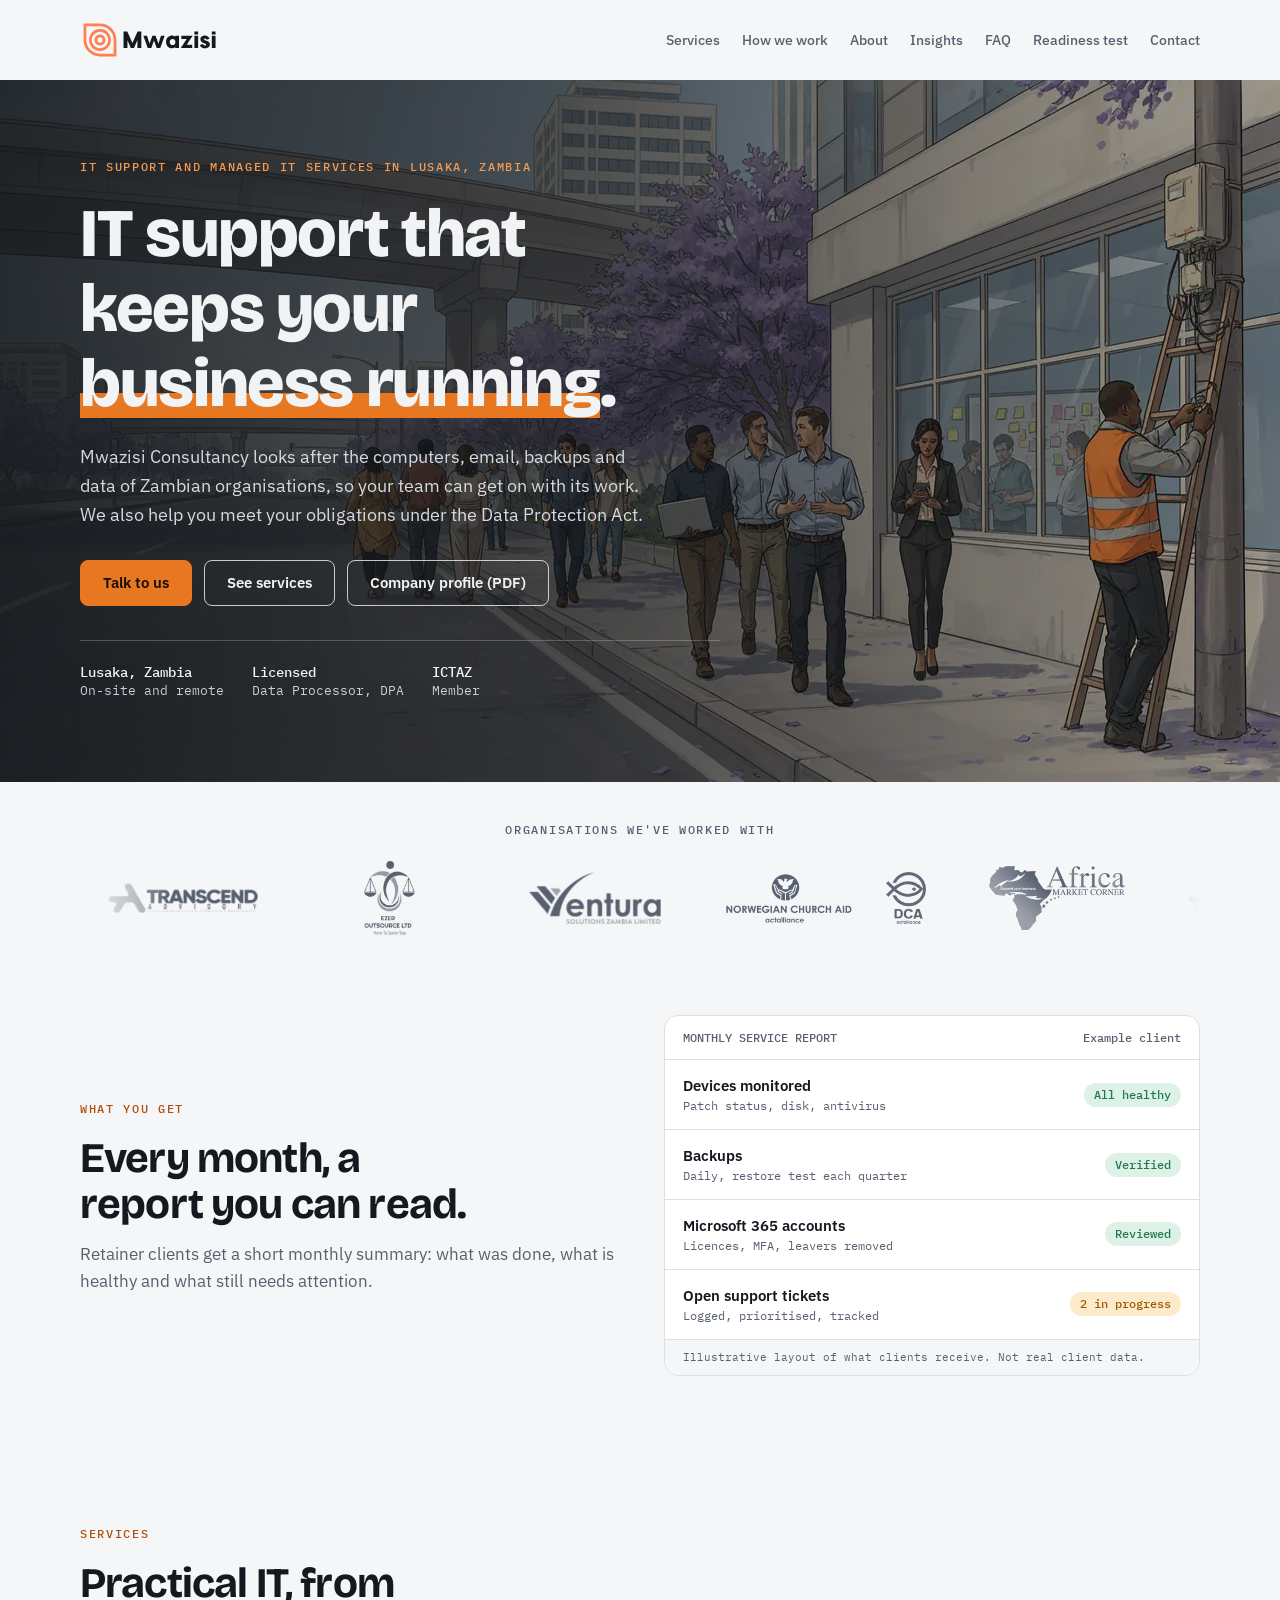
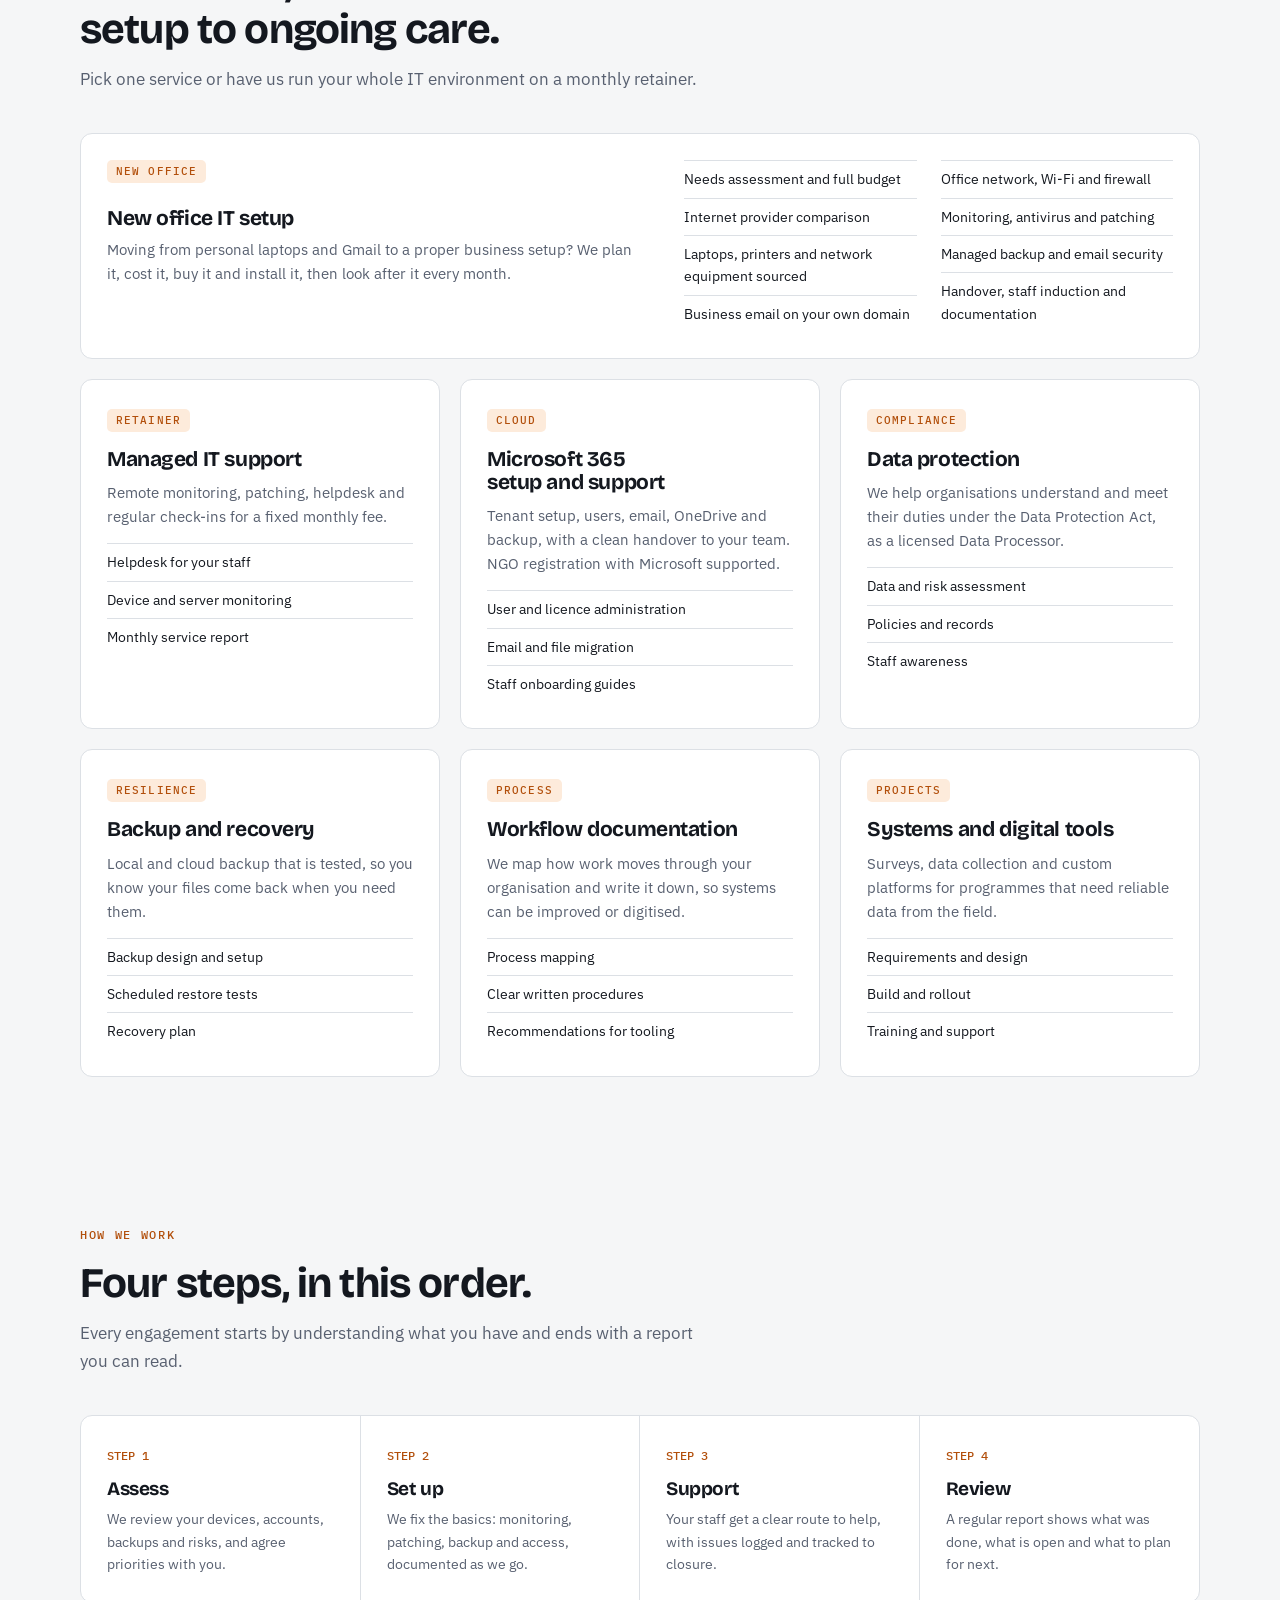
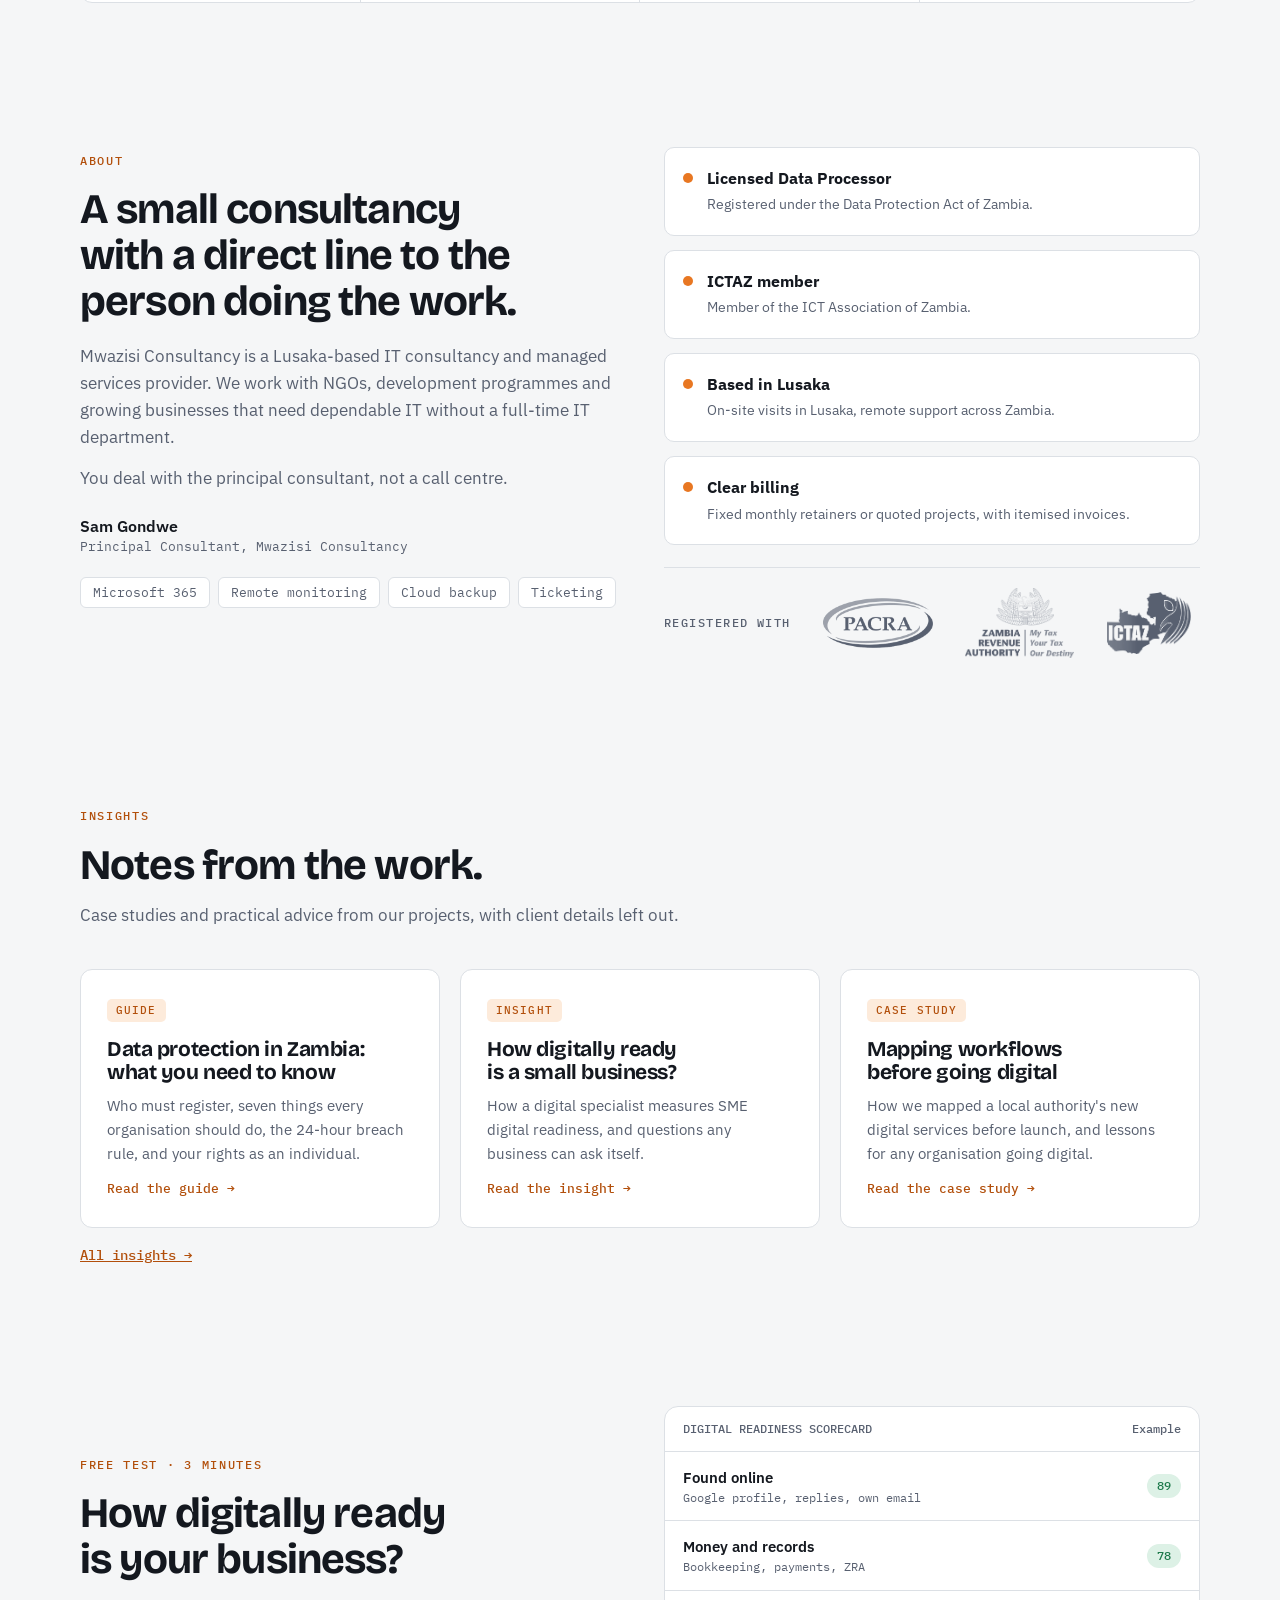
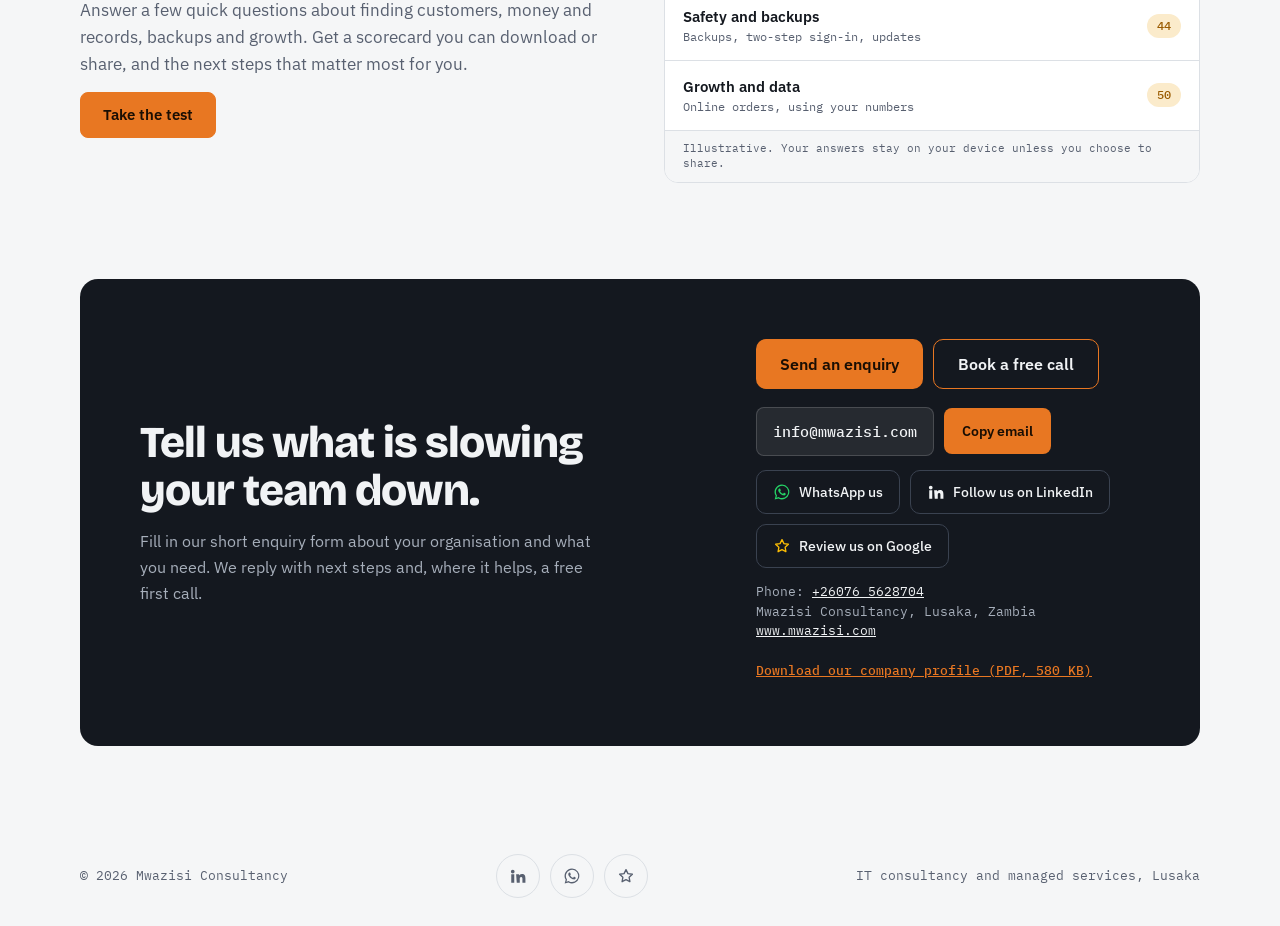
<file: index.html>
<!doctype html>
<html lang="en">
<head>
<meta charset="utf-8">
<meta name="viewport" content="width=device-width, initial-scale=1">
<meta name="description" content="IT support, Microsoft 365, backups, data protection and digital tools for NGOs and businesses in Lusaka and across Zambia. Monthly retainers with clear reports.">
<title>IT Support and Managed IT Services in Lusaka | Mwazisi</title>
<link rel="canonical" href="https://www.mwazisi.com/">
<meta property="og:type" content="website">
<meta property="og:site_name" content="Mwazisi Consultancy">
<meta property="og:title" content="IT Support and Managed IT Services in Lusaka | Mwazisi">
<meta property="og:description" content="IT support, Microsoft 365, backups, data protection and digital tools for NGOs and businesses in Lusaka and across Zambia. Monthly retainers with clear reports.">
<meta property="og:url" content="https://www.mwazisi.com/">
<meta property="og:image" content="https://www.mwazisi.com/assets/og-image.png">
<meta property="og:image:width" content="1200">
<meta property="og:image:height" content="630">
<meta property="og:image:alt" content="Mwazisi Consultancy: IT support and managed IT services in Lusaka, Zambia">
<meta property="og:locale" content="en_GB">
<meta name="twitter:card" content="summary_large_image">
<script type="application/ld+json">
{
 "@context": "https://schema.org",
 "@type": "ProfessionalService",
 "@id": "https://www.mwazisi.com/#organization",
 "name": "Mwazisi Consultancy",
 "alternateName": "Mwazisi Consulting",
 "description": "IT consultancy and managed IT services in Lusaka, Zambia: IT support, Microsoft 365 and email, backups, data protection and digital tools for NGOs and businesses.",
 "url": "https://www.mwazisi.com/",
 "logo": "https://www.mwazisi.com/assets/logo-512.png",
 "image": "https://www.mwazisi.com/assets/og-image.png",
 "email": "info@mwazisi.com",
 "telephone": "+260765628704",
 "address": {
  "@type": "PostalAddress",
  "addressLocality": "Lusaka",
  "addressCountry": "ZM"
 },
 "areaServed": {
  "@type": "Country",
  "name": "Zambia"
 },
 "founder": {
  "@type": "Person",
  "name": "Sam Gondwe",
  "jobTitle": "Principal Consultant"
 },
 "sameAs": [
  "https://www.linkedin.com/company/mwazisi/",
  "https://www.google.com/maps/place/?q=place_id:ChIJNc9dDbSNQBkRhzKNU-CzSAE"
 ],
 "contactPoint": {
  "@type": "ContactPoint",
  "contactType": "customer support",
  "telephone": "+260765628704",
  "email": "info@mwazisi.com",
  "areaServed": "ZM",
  "availableLanguage": [
   "English"
  ]
 },
 "knowsAbout": [
  "IT support",
  "Managed IT services",
  "Microsoft 365",
  "Data protection",
  "Backup and recovery",
  "Networking",
  "Digital transformation"
 ],
 "memberOf": {
  "@type": "Organization",
  "name": "ICT Association of Zambia (ICTAZ)"
 },
 "hasOfferCatalog": {
  "@type": "OfferCatalog",
  "name": "IT services",
  "itemListElement": [
   {
    "@type": "Offer",
    "itemOffered": {
     "@type": "Service",
     "name": "Managed IT support",
     "description": "Helpdesk, on-site and remote support, and device maintenance for a fixed monthly fee, with a written log of all work.",
     "areaServed": "Zambia",
     "provider": {
      "@id": "https://www.mwazisi.com/#organization"
     }
    }
   },
   {
    "@type": "Offer",
    "itemOffered": {
     "@type": "Service",
     "name": "Microsoft 365 and email",
     "description": "Tenant and domain setup, mailbox migration, Teams and SharePoint, user and licence administration, MFA, and Microsoft nonprofit registration.",
     "areaServed": "Zambia",
     "provider": {
      "@id": "https://www.mwazisi.com/#organization"
     }
    }
   },
   {
    "@type": "Offer",
    "itemOffered": {
     "@type": "Service",
     "name": "Data protection",
     "description": "Data and risk assessments, policies and records, and staff awareness under Zambia's Data Protection Act, from a licensed Data Processor.",
     "areaServed": "Zambia",
     "provider": {
      "@id": "https://www.mwazisi.com/#organization"
     }
    }
   },
   {
    "@type": "Offer",
    "itemOffered": {
     "@type": "Service",
     "name": "Backup and recovery",
     "description": "Local and cloud backup with scheduled restore tests and a written recovery plan.",
     "areaServed": "Zambia",
     "provider": {
      "@id": "https://www.mwazisi.com/#organization"
     }
    }
   },
   {
    "@type": "Offer",
    "itemOffered": {
     "@type": "Service",
     "name": "Devices and hardware",
     "description": "Diagnostics and repairs, memory and SSD upgrades, rebuilds, device management enrolment, and laptop supply.",
     "areaServed": "Zambia",
     "provider": {
      "@id": "https://www.mwazisi.com/#organization"
     }
    }
   },
   {
    "@type": "Offer",
    "itemOffered": {
     "@type": "Service",
     "name": "Networks and connectivity",
     "description": "Wi-Fi and printer troubleshooting, liaison with internet providers, connection comparisons and office network plans.",
     "areaServed": "Zambia",
     "provider": {
      "@id": "https://www.mwazisi.com/#organization"
     }
    }
   },
   {
    "@type": "Offer",
    "itemOffered": {
     "@type": "Service",
     "name": "Workflows and digital tools",
     "description": "Process mapping, written procedures, and data collection platforms for programmes.",
     "areaServed": "Zambia",
     "provider": {
      "@id": "https://www.mwazisi.com/#organization"
     }
    }
   },
   {
    "@type": "Offer",
    "itemOffered": {
     "@type": "Service",
     "name": "Websites and digital presence",
     "description": "Business websites and hosting, Google Business Profile setup, and branded templates.",
     "areaServed": "Zambia",
     "provider": {
      "@id": "https://www.mwazisi.com/#organization"
     }
    }
   }
  ]
 }
}
</script>
<meta name="claude:viewport-fit-sides" content="cover">
<link rel="icon" href="/favicon.ico" sizes="48x48">
<link rel="icon" type="image/svg+xml" href="/favicon.svg">
<link rel="apple-touch-icon" href="/apple-touch-icon.png">
<link rel="preconnect" href="https://fonts.googleapis.com">
<link rel="preconnect" href="https://fonts.gstatic.com" crossorigin>
<link rel="stylesheet" href="https://fonts.googleapis.com/css2?family=Bricolage+Grotesque:opsz,wght@12..96,500;12..96,700;12..96,800&family=IBM+Plex+Sans:wght@400;500;600&family=IBM+Plex+Mono:wght@400;500&display=swap">
<style>
/* Layout: full-width illustrated hero, then a sample monthly report, then a services grid, a true four-step process, credentials, and a contact band. */
:root{
  --bg:#F5F6F7; --surface:#FFFFFF; --fg:#14181F; --muted:#586070; --line:#DCE0E5;
  --accent:#E87722; --accent-ink:#1A0E03; --accent-text:#B24F0B; --accent-soft:#FDEBDB;
  --ok:#1E7A4C; --ok-soft:#DDF1E6; --warn:#9A5B00; --warn-soft:#FBEBCB;
  --band:#14181F; --band-fg:#F1F3F5; --band-muted:#A7AFBB;
  --font-display:'Bricolage Grotesque','Segoe UI',system-ui,sans-serif;
  --font-body:'IBM Plex Sans','Segoe UI',system-ui,sans-serif;
  --font-mono:'IBM Plex Mono',ui-monospace,Consolas,monospace;
}
@media (prefers-color-scheme: dark){:root:not([data-theme="light"]){
  --bg:#0F1318; --surface:#171C23; --fg:#ECEEF1; --muted:#9BA4B1; --line:#2A313B;
  --accent:#F08A3A; --accent-ink:#1A0E03; --accent-text:#F59A52; --accent-soft:#2B1B0E;
  --ok:#5FD08F; --ok-soft:#12291D; --warn:#F2B84B; --warn-soft:#2E230C;
  --band:#0A0D11; --band-fg:#F1F3F5; --band-muted:#8F98A5; color-scheme:dark}}
:root[data-theme="dark"]{
  --bg:#0F1318; --surface:#171C23; --fg:#ECEEF1; --muted:#9BA4B1; --line:#2A313B;
  --accent:#F08A3A; --accent-ink:#1A0E03; --accent-text:#F59A52; --accent-soft:#2B1B0E;
  --ok:#5FD08F; --ok-soft:#12291D; --warn:#F2B84B; --warn-soft:#2E230C;
  --band:#0A0D11; --band-fg:#F1F3F5; --band-muted:#8F98A5; color-scheme:dark}

*{box-sizing:border-box}
body{margin:0;overflow-x:clip;background:var(--bg);color:var(--fg);font:16px/1.6 var(--font-body);
  padding-left:max(16px,env(safe-area-inset-left,0px));padding-right:max(16px,env(safe-area-inset-right,0px))}
.wrap{max-width:1120px;margin:0 auto}
h1,h2,h3{font-family:var(--font-display);margin:0;text-wrap:balance;line-height:1.1;letter-spacing:-.02em}
p{margin:0}
a{color:inherit}
:focus-visible{outline:3px solid var(--accent);outline-offset:3px;border-radius:4px}
.eyebrow{font:500 12px/1 var(--font-mono);letter-spacing:.14em;text-transform:uppercase;color:var(--accent-text)}

/* nav */
nav{display:flex;align-items:center;justify-content:space-between;gap:16px;padding-block:20px;flex-wrap:wrap}
.brand{display:flex;align-items:center;gap:10px;font:800 20px/1 var(--font-display);letter-spacing:-.02em;text-decoration:none}
.logo{height:40px;width:auto;display:block;color:var(--fg)}
.sr{position:absolute;width:1px;height:1px;overflow:hidden;clip:rect(0 0 0 0);white-space:nowrap}
nav ul{display:flex;gap:6px 22px;list-style:none;margin:0;padding:0;flex-wrap:wrap}
nav ul a{text-decoration:none;font-size:14px;font-weight:500;color:var(--muted)}
nav ul a:hover{color:var(--fg)}

/* hero */
/* full-width illustrated background (assets/hero-lusaka), darkened on the text side */
.hero{position:relative;isolation:isolate;display:flex;align-items:center;min-height:clamp(560px,78vh,760px);padding-block:72px 80px;color:#F1F3F5}
.hero > div{max-width:640px}
.hero::before,.hero::after{content:"";position:absolute;top:0;bottom:0;left:50%;width:100vw;margin-left:-50vw}
.hero::before{z-index:-2;background:#14181F url("assets/hero-lusaka.jpg") center/cover no-repeat;background-image:image-set(url("assets/hero-lusaka.webp") type("image/webp"),url("assets/hero-lusaka.jpg") type("image/jpeg"))}
.hero::after{z-index:-1;background:linear-gradient(90deg,rgba(15,19,24,.88) 0%,rgba(15,19,24,.68) 45%,rgba(15,19,24,.22) 100%)}
.hero .eyebrow{color:#F59A52}
.hero h1{font-size:clamp(38px,6vw,68px);font-weight:800;margin-top:18px}
.hero h1 em{font-style:normal;background:linear-gradient(transparent 62%,var(--accent) 62%,var(--accent) 92%,transparent 92%)}
.hero .lede{margin-top:22px;font-size:18px;color:#D5DAE1;max-width:52ch}
.hero .btn.ghost{border-color:rgba(241,243,245,.8);color:#F1F3F5}
.hero .btn.ghost:hover{background:rgba(255,255,255,.12)}
.hero .facts{border-top-color:rgba(255,255,255,.22);color:#C9CFD8}
.hero .facts b{color:#F1F3F5}
/* client logos: grey silhouettes (assets/clients) scrolling in a loop; static row when reduced motion is on */
.clients{padding-block:40px 8px}
.clients-title{margin:0 0 22px;text-align:center;font:500 12px/1.4 var(--font-mono);letter-spacing:.14em;text-transform:uppercase;color:var(--muted)}
.marquee{display:flex;overflow:hidden;-webkit-mask-image:linear-gradient(90deg,transparent,#000 8%,#000 92%,transparent);mask-image:linear-gradient(90deg,transparent,#000 8%,#000 92%,transparent)}
.track{display:flex;align-items:center;gap:56px;flex:none;margin:0;padding:0 28px;list-style:none;animation:marquee 34s linear infinite}
.marquee:hover .track{animation-play-state:paused}
@keyframes marquee{to{transform:translateX(-100%)}}
.logo-mask{display:block;width:var(--w,150px);height:var(--h,52px);background:var(--muted);-webkit-mask:var(--logo) center/contain no-repeat;mask:var(--logo) center/contain no-repeat}
@media (prefers-reduced-motion:reduce){
  .marquee{-webkit-mask-image:none;mask-image:none}
  .track{animation:none;flex:1;flex-wrap:wrap;justify-content:center;row-gap:24px}
  .track[aria-hidden]{display:none}
}
.report{display:grid;grid-template-columns:1fr 1fr;gap:48px;align-items:center}
.report .head{margin-bottom:0}
.cta{display:flex;gap:12px;flex-wrap:wrap;margin-top:30px}
.btn{display:inline-flex;align-items:center;min-height:46px;padding:0 22px;border-radius:8px;font-weight:600;font-size:15px;text-decoration:none;border:1.5px solid var(--fg)}
.btn.primary{background:var(--accent);color:var(--accent-ink);border-color:var(--accent)}
.btn.primary:hover{filter:brightness(1.06)}
.btn.ghost:hover{background:var(--surface)}
.facts{display:flex;gap:28px;flex-wrap:wrap;margin-top:34px;padding-top:22px;border-top:1px solid var(--line);font:400 13px/1.4 var(--font-mono);color:var(--muted)}
.facts b{display:block;color:var(--fg);font:500 14px/1.4 var(--font-mono)}

/* status panel */
.panel{background:var(--surface);border:1px solid var(--line);border-radius:14px;overflow:hidden;min-width:0}
.panel-h{display:flex;justify-content:space-between;gap:12px;padding:14px 18px;border-bottom:1px solid var(--line);font:500 12px/1.3 var(--font-mono);color:var(--muted);flex-wrap:wrap}
.row{display:grid;grid-template-columns:1fr auto;gap:10px;padding:14px 18px;border-bottom:1px solid var(--line);align-items:center}
.row:nth-last-child(2){border-bottom:0}
.row .t{font-weight:600;font-size:15px}
.row .s{font:400 12px/1.4 var(--font-mono);color:var(--muted)}
.pill{font:500 12px/1 var(--font-mono);padding:6px 10px;border-radius:99px;white-space:nowrap}
.pill.ok{background:var(--ok-soft);color:var(--ok)}
.pill.warn{background:var(--warn-soft);color:var(--warn)}
.panel-f{padding:10px 18px;background:var(--bg);font:400 11px/1.4 var(--font-mono);color:var(--muted);border-top:1px solid var(--line)}

/* sections */
section{padding-block:72px}
.head{max-width:62ch;margin-bottom:40px}
.head h2{font-size:clamp(28px,4vw,42px);font-weight:700;margin-top:14px}
.head p{margin-top:14px;color:var(--muted);font-size:17px}
.grid{display:grid;grid-template-columns:repeat(3,1fr);gap:20px}
.card.wide{grid-column:1/-1;display:grid;grid-template-columns:1.1fr 1fr;gap:8px 40px;align-items:start}
.card.wide{grid-template-rows:auto auto 1fr}
.card.wide .tag,.card.wide h3,.card.wide p{grid-column:1}
.card.wide .tag{justify-self:start}
.card.wide h3,.card.wide p{margin-top:0}
.card.wide ul{grid-column:2;grid-row:1/span 3;columns:2;column-gap:24px;margin-top:0}
.card.wide ul li{break-inside:avoid}
.card{background:var(--surface);border:1px solid var(--line);border-radius:12px;padding:26px;min-width:0}
.card h3{font-size:21px;font-weight:700}
.card p{margin-top:10px;color:var(--muted);font-size:15px}
.card ul{margin:14px 0 0;padding:0;list-style:none;font-size:14px}
.card li{padding:7px 0;border-top:1px solid var(--line)}
.insight{display:block;text-decoration:none}
.insight:hover{border-color:var(--accent)}
.insight .more{display:inline-block;margin-top:16px;font:500 13px/1 var(--font-mono);color:var(--accent-text)}
#insights .all{margin-top:20px;font:500 14px/1 var(--font-mono)}
#insights .all a{color:var(--accent-text)}
.card .tag{display:inline-block;margin-bottom:16px;font:500 11px/1 var(--font-mono);letter-spacing:.1em;text-transform:uppercase;padding:6px 9px;border-radius:5px;background:var(--accent-soft);color:var(--accent-text)}

/* process */
.steps{display:grid;grid-template-columns:repeat(4,1fr);gap:0;border:1px solid var(--line);border-radius:12px;background:var(--surface);overflow:hidden}
.step{padding:26px;border-right:1px solid var(--line);min-width:0}
.step:last-child{border-right:0}
.step .n{font:500 12px/1 var(--font-mono);color:var(--accent-text)}
.step h3{font-size:19px;margin-top:12px}
.step p{margin-top:8px;font-size:14px;color:var(--muted)}

/* credentials */
.two{display:grid;grid-template-columns:1fr 1fr;gap:48px;align-items:start}
.creds{list-style:none;margin:0;padding:0;display:grid;gap:14px}
.regs{margin-top:22px;padding-top:20px;border-top:1px solid var(--line);display:flex;align-items:center;gap:20px 32px;flex-wrap:wrap}
.regs-label{font:500 12px/1.4 var(--font-mono);letter-spacing:.12em;text-transform:uppercase;color:var(--muted)}
.regs-logos{list-style:none;margin:0;padding:0;display:flex;align-items:center;gap:32px}
.regs .logo-mask{width:var(--w);height:var(--h)}
.creds li{display:grid;grid-template-columns:auto 1fr;gap:14px;padding:18px;border:1px solid var(--line);border-radius:10px;background:var(--surface)}
.creds .dot{width:10px;height:10px;border-radius:50%;background:var(--accent);margin-top:7px}
.creds b{display:block;font-size:16px}
.creds span{font-size:14px;color:var(--muted)}
.tools{display:flex;flex-wrap:wrap;gap:8px;margin-top:20px}
.tools span{font:400 13px/1 var(--font-mono);padding:8px 12px;border:1px solid var(--line);border-radius:6px;background:var(--surface);color:var(--muted)}
.about p+p{margin-top:14px}
.about p{color:var(--muted);font-size:17px}
.about .who{margin-top:22px;font:600 16px/1.4 var(--font-body);color:var(--fg)}
.about .who small{display:block;font:400 13px/1.5 var(--font-mono);color:var(--muted)}

/* contact */
.contact{background:var(--band);color:var(--band-fg);border-radius:18px;padding:clamp(28px,5vw,60px);display:grid;grid-template-columns:1.2fr .8fr;gap:40px;align-items:center}
.contact h2{font-size:clamp(28px,4vw,44px);font-weight:800}
.contact p{margin-top:14px;color:var(--band-muted);max-width:46ch}
.enquire{display:inline-flex;align-items:center;justify-content:center;min-height:50px;padding:0 24px;margin-bottom:18px;border-radius:10px;background:var(--accent);color:var(--accent-ink);font:600 16px/1 var(--font-body);text-decoration:none}
.enquire:hover{filter:brightness(1.08)}
.ctas{display:flex;flex-wrap:wrap;gap:10px;margin-bottom:18px}
.ctas .enquire{margin-bottom:0}
.book{display:inline-flex;align-items:center;justify-content:center;min-height:50px;padding:0 24px;border-radius:10px;border:1px solid var(--accent);color:var(--band-fg);font:600 16px/1 var(--font-body);text-decoration:none}
.book:hover{background:rgba(255,255,255,.06)}
.mail{display:flex;gap:10px;flex-wrap:wrap;align-items:center}
.mail code{font:500 15px/1.3 var(--font-mono);padding:14px 16px;border-radius:8px;background:rgba(255,255,255,.08);border:1px solid rgba(255,255,255,.16);overflow-wrap:anywhere;user-select:all}
.mail button{min-height:46px;padding:0 18px;border-radius:8px;border:0;background:var(--accent);color:var(--accent-ink);font:600 14px var(--font-body);cursor:pointer}
.reach{margin-top:14px;display:flex;flex-wrap:wrap;gap:10px}
.reach a{display:inline-flex;align-items:center;gap:8px;min-height:44px;padding:0 16px;border-radius:10px;border:1px solid #3A4250;color:var(--band-fg);font:500 14px/1 var(--font-body);text-decoration:none}
.reach a:hover{border-color:var(--accent);color:#FFFFFF}
.reach .wa svg{color:#25D366}
.reach .rv svg{color:#FBBC04}
.where{margin-top:16px;font:400 13px/1.5 var(--font-mono);color:var(--band-muted)}
.where .profile{display:inline-block;padding-block:6px;color:var(--accent);font-weight:500}
.where a{color:var(--band-fg)}
footer{padding-block:36px 28px;display:flex;justify-content:space-between;gap:12px;flex-wrap:wrap;align-items:center;font:400 13px/1.5 var(--font-mono);color:var(--muted)}
footer .social{list-style:none;margin:0;padding:0;display:flex;gap:10px}
footer .social a{display:grid;place-items:center;width:44px;height:44px;border:1px solid var(--line);border-radius:50%;color:var(--muted)}
footer .social a:hover{color:var(--accent-text);border-color:var(--accent-text)}

@media (max-width:900px){
  .report,.two,.contact{grid-template-columns:1fr;gap:32px}
  .hero::before{background-position:70% center}
  .hero::after{background:linear-gradient(180deg,rgba(15,19,24,.86) 0%,rgba(15,19,24,.74) 100%)}
  .grid{grid-template-columns:1fr 1fr}
  .card.wide{grid-template-columns:1fr}
  .card.wide ul{grid-column:1;grid-row:auto;columns:1}
  .steps{grid-template-columns:1fr 1fr}
  .step:nth-child(2){border-right:0}
  .step:nth-child(-n+2){border-bottom:1px solid var(--line)}
}
@media (max-width:600px){
  nav ul{gap:4px 16px}
  .grid,.steps{grid-template-columns:1fr}
  .step{border-right:0;border-bottom:1px solid var(--line)}
  .step:last-child{border-bottom:0}
  .hero{min-height:0;padding-block:48px 56px}
  .track{gap:36px;padding:0 18px}
  .logo-mask{width:calc(var(--w,150px) * .8);height:calc(var(--h,52px) * .85)}
  .hero::before{background-image:url("assets/hero-lusaka.jpg");background-image:image-set(url("assets/hero-lusaka-800.webp") type("image/webp"),url("assets/hero-lusaka.jpg") type("image/jpeg"))}
  section{padding-block:48px}
}
@media (prefers-reduced-motion:no-preference){.btn,.mail button{transition:filter .15s,background .15s}}
</style>
</head>
<body>

<div class="wrap">
  <nav aria-label="Main">
    <a class="brand" href="#top" aria-label="Mwazisi, home">
      <svg class="logo" xmlns="http://www.w3.org/2000/svg" viewBox="0 0 3162.208 909.22" role="img" aria-hidden="true"><g transform="scale(8.11041548093341) translate(10, 10)"><g transform="matrix(1.151315789473684,0,0,1.151315789473684,-11.51315789473684,-11.51315789473684)" fill="#ff7f50"><path d="M50,10H10v40c0,22.09,17.91,40,40,40h40V50C90,27.91,72.09,10,50,10z M83.333,83.333H50  c-18.379,0-33.333-14.954-33.333-33.333V16.667H50c18.379,0,33.333,14.955,33.333,33.333V83.333z"/><path d="M50,23.333c-14.727,0-26.667,11.94-26.667,26.667S35.273,76.667,50,76.667S76.667,64.727,76.667,50S64.727,23.333,50,23.333  z M50,70c-11.048,0-20-8.955-20-20s8.952-20,20-20c11.045,0,20,8.955,20,20S61.045,70,50,70z"/><path d="M50,36.667c-7.363,0-13.333,5.97-13.333,13.333S42.637,63.333,50,63.333S63.333,57.363,63.333,50S57.363,36.667,50,36.667z   M50,56.667c-3.682,0-6.667-2.985-6.667-6.667s2.985-6.667,6.667-6.667s6.667,2.985,6.667,6.667S53.682,56.667,50,56.667z"/></g><g transform="matrix(3.3046480499309276,0,0,3.3046480499309276,108.03442375828398,2.63476198618665)" fill="currentColor"><path d="M16.3 6 l0 14 l-3.32 0 l0 -6.76 l-2.86 6.76 l-2.78 0 l-2.82 -6.72 l0 6.72 l-3.32 0 l0 -14 l3.18 0 l4.38 9.72 l4.36 -9.72 l3.18 0 z M32.94 9.56 l3.14 0 l-3.72 10.44 l-3.04 0 l-2.28 -6.5 l-2.28 6.5 l-3.04 0 l-3.72 -10.44 l3.14 0 l2.14 6.68 l2.38 -6.68 l2.76 0 l2.38 6.68 z M45.08 9.6 l3.16 0 l0 10.4 l-3.16 0 l0 -1.04 c-0.14 0.36 -1.08 1.24 -2.68 1.24 c-2.38 0 -5.12 -1.7 -5.12 -5.42 c0 -3.58 2.74 -5.36 5.12 -5.36 c1.6 0 2.54 0.92 2.68 1.14 l0 -0.96 z M42.86 17.42 c1.3 0 2.36 -0.9 2.36 -2.64 c0 -1.68 -1.06 -2.58 -2.36 -2.58 c-1.36 0 -2.52 0.92 -2.52 2.58 c0 1.72 1.16 2.64 2.52 2.64 z M59.8 9.6 l-5 7.64 l4.66 0 l0 2.76 l-9.7 0 l5 -7.64 l-4.54 0 l0 -2.76 l9.58 0 z M64.48 5.86 l0 2.66 l-3.16 0 l0 -2.66 l3.16 0 z M64.48 9.6 l0 10.4 l-3.16 0 l0 -10.4 l3.16 0 z M71.46 12.88 c-0.28 -0.72 -0.7 -0.96 -1.16 -0.96 c-0.42 0 -0.84 0.24 -0.84 0.64 c0 0.38 0.24 0.6 0.7 0.76 l1.32 0.46 c1.48 0.54 2.98 1.08 2.98 3.16 c0 2.1 -2.1 3.3 -4.26 3.3 c-1.94 0 -3.76 -1.14 -4.2 -2.96 l2.48 -0.78 c0.26 0.58 0.72 1.24 1.72 1.24 c0.68 0 1.12 -0.44 1.12 -0.84 c0 -0.2 -0.16 -0.46 -0.66 -0.66 l-1.22 -0.44 c-2.08 -0.76 -3.06 -1.82 -3.06 -3.3 c0 -1.94 1.8 -3.08 3.78 -3.08 c2.02 0 3.36 1.1 3.96 2.76 z M79.24 5.86 l0 2.66 l-3.16 0 l0 -2.66 l3.16 0 z M79.24 9.6 l0 10.4 l-3.16 0 l0 -10.4 l3.16 0 z"/></g></g></svg>
      <span class="sr">Mwazisi Consultancy</span>
    </a>
    <ul>
      <li><a href="#services">Services</a></li>
      <li><a href="#process">How we work</a></li>
      <li><a href="#about">About</a></li>
      <li><a href="insights/">Insights</a></li>
      <li><a href="faq/">FAQ</a></li>
      <li><a href="digital-readiness/">Readiness test</a></li>
      <li><a href="#contact">Contact</a></li>
    </ul>
  </nav>

  <header class="hero" id="top">
    <div>
      <span class="eyebrow">IT support and managed IT services in Lusaka, Zambia</span>
      <h1>IT support that keeps your <em>business running</em>.</h1>
      <p class="lede">Mwazisi Consultancy looks after the computers, email, backups and data of Zambian organisations, so your team can get on with its work. We also help you meet your obligations under the Data Protection Act.</p>
      <div class="cta">
        <a class="btn primary" href="#contact">Talk to us</a>
        <a class="btn ghost" href="#services">See services</a>
        <a class="btn ghost" href="Mwazisi-Company-Profile.pdf" download>Company profile (PDF)</a>
      </div>
      <div class="facts">
        <div><b>Lusaka, Zambia</b>On-site and remote</div>
        <div><b>Licensed</b>Data Processor, DPA</div>
        <div><b>ICTAZ</b>Member</div>
      </div>
    </div>
  </header>

  <section class="clients" aria-labelledby="clients-title">
    <p class="clients-title" id="clients-title">Organisations we've worked with</p>
    <div class="marquee">
      <ul class="track">
        <li><span class="logo-mask" role="img" aria-label="Transcend Advisory" style="--logo:url('assets/clients/transcend-advisory.png')"></span></li>
        <li><span class="logo-mask" role="img" aria-label="Ezer Outsource Ltd" style="--logo:url('assets/clients/ezer-outsource.png');--h:74px"></span></li>
        <li><span class="logo-mask" role="img" aria-label="Ventura Solutions Zambia Limited" style="--logo:url('assets/clients/ventura-solutions.png')"></span></li>
        <li><span class="logo-mask" role="img" aria-label="Norwegian Church Aid and DCA, Joint Country Programme Zambia" style="--logo:url('assets/clients/nca-dca.png');--w:200px"></span></li>
        <li><span class="logo-mask" role="img" aria-label="Africa Market Corner" style="--logo:url('assets/clients/africa-market-corner.png');--h:64px"></span></li>
      </ul>
      <ul class="track" aria-hidden="true">
        <li><span class="logo-mask" style="--logo:url('assets/clients/transcend-advisory.png')"></span></li>
        <li><span class="logo-mask" style="--logo:url('assets/clients/ezer-outsource.png');--h:74px"></span></li>
        <li><span class="logo-mask" style="--logo:url('assets/clients/ventura-solutions.png')"></span></li>
        <li><span class="logo-mask" style="--logo:url('assets/clients/nca-dca.png');--w:200px"></span></li>
        <li><span class="logo-mask" style="--logo:url('assets/clients/africa-market-corner.png');--h:64px"></span></li>
      </ul>
      <ul class="track" aria-hidden="true">
        <li><span class="logo-mask" style="--logo:url('assets/clients/transcend-advisory.png')"></span></li>
        <li><span class="logo-mask" style="--logo:url('assets/clients/ezer-outsource.png');--h:74px"></span></li>
        <li><span class="logo-mask" style="--logo:url('assets/clients/ventura-solutions.png')"></span></li>
        <li><span class="logo-mask" style="--logo:url('assets/clients/nca-dca.png');--w:200px"></span></li>
        <li><span class="logo-mask" style="--logo:url('assets/clients/africa-market-corner.png');--h:64px"></span></li>
      </ul>
    </div>
  </section>

  <section id="report" class="report">
    <div class="head">
      <span class="eyebrow">What you get</span>
      <h2>Every month, a report you can read.</h2>
      <p>Retainer clients get a short monthly summary: what was done, what is healthy and what still needs attention.</p>
    </div>
    <aside class="panel" aria-label="Example of a monthly service report">
      <div class="panel-h"><span>MONTHLY SERVICE REPORT</span><span>Example client</span></div>
      <div class="row"><div><div class="t">Devices monitored</div><div class="s">Patch status, disk, antivirus</div></div><span class="pill ok">All healthy</span></div>
      <div class="row"><div><div class="t">Backups</div><div class="s">Daily, restore test each quarter</div></div><span class="pill ok">Verified</span></div>
      <div class="row"><div><div class="t">Microsoft 365 accounts</div><div class="s">Licences, MFA, leavers removed</div></div><span class="pill ok">Reviewed</span></div>
      <div class="row"><div><div class="t">Open support tickets</div><div class="s">Logged, prioritised, tracked</div></div><span class="pill warn">2 in progress</span></div>
      <div class="panel-f">Illustrative layout of what clients receive. Not real client data.</div>
    </aside>
  </section>

  <section id="services">
    <div class="head">
      <span class="eyebrow">Services</span>
      <h2>Practical IT, from setup to ongoing care.</h2>
      <p>Pick one service or have us run your whole IT environment on a monthly retainer.</p>
    </div>
    <div class="grid">
      <article class="card wide">
        <span class="tag">New office</span>
        <h3>New office IT setup</h3>
        <p>Moving from personal laptops and Gmail to a proper business setup? We plan it, cost it, buy it and install it, then look after it every month.</p>
        <ul><li>Needs assessment and full budget</li><li>Internet provider comparison</li><li>Laptops, printers and network equipment sourced</li><li>Business email on your own domain</li><li>Office network, Wi-Fi and firewall</li><li>Monitoring, antivirus and patching</li><li>Managed backup and email security</li><li>Handover, staff induction and documentation</li></ul>
      </article>
      <article class="card">
        <span class="tag">Retainer</span>
        <h3>Managed IT support</h3>
        <p>Remote monitoring, patching, helpdesk and regular check-ins for a fixed monthly fee.</p>
        <ul><li>Helpdesk for your staff</li><li>Device and server monitoring</li><li>Monthly service report</li></ul>
      </article>
      <article class="card">
        <span class="tag">Cloud</span>
        <h3>Microsoft 365 setup and support</h3>
        <p>Tenant setup, users, email, OneDrive and backup, with a clean handover to your team. NGO registration with Microsoft supported.</p>
        <ul><li>User and licence administration</li><li>Email and file migration</li><li>Staff onboarding guides</li></ul>
      </article>
      <article class="card">
        <span class="tag">Compliance</span>
        <h3>Data protection</h3>
        <p>We help organisations understand and meet their duties under the Data Protection Act, as a licensed Data Processor.</p>
        <ul><li>Data and risk assessment</li><li>Policies and records</li><li>Staff awareness</li></ul>
      </article>
      <article class="card">
        <span class="tag">Resilience</span>
        <h3>Backup and recovery</h3>
        <p>Local and cloud backup that is tested, so you know your files come back when you need them.</p>
        <ul><li>Backup design and setup</li><li>Scheduled restore tests</li><li>Recovery plan</li></ul>
      </article>
      <article class="card">
        <span class="tag">Process</span>
        <h3>Workflow documentation</h3>
        <p>We map how work moves through your organisation and write it down, so systems can be improved or digitised.</p>
        <ul><li>Process mapping</li><li>Clear written procedures</li><li>Recommendations for tooling</li></ul>
      </article>
      <article class="card">
        <span class="tag">Projects</span>
        <h3>Systems and digital tools</h3>
        <p>Surveys, data collection and custom platforms for programmes that need reliable data from the field.</p>
        <ul><li>Requirements and design</li><li>Build and rollout</li><li>Training and support</li></ul>
      </article>
    </div>
  </section>

  <section id="process">
    <div class="head">
      <span class="eyebrow">How we work</span>
      <h2>Four steps, in this order.</h2>
      <p>Every engagement starts by understanding what you have and ends with a report you can read.</p>
    </div>
    <div class="steps">
      <div class="step"><span class="n">STEP 1</span><h3>Assess</h3><p>We review your devices, accounts, backups and risks, and agree priorities with you.</p></div>
      <div class="step"><span class="n">STEP 2</span><h3>Set up</h3><p>We fix the basics: monitoring, patching, backup and access, documented as we go.</p></div>
      <div class="step"><span class="n">STEP 3</span><h3>Support</h3><p>Your staff get a clear route to help, with issues logged and tracked to closure.</p></div>
      <div class="step"><span class="n">STEP 4</span><h3>Review</h3><p>A regular report shows what was done, what is open and what to plan for next.</p></div>
    </div>
  </section>

  <section id="about">
    <div class="two">
      <div class="about">
        <span class="eyebrow">About</span>
        <h2 style="font-size:clamp(28px,4vw,42px);font-weight:700;margin:14px 0 18px">A small consultancy with a direct line to the person doing the work.</h2>
        <p>Mwazisi Consultancy is a Lusaka-based IT consultancy and managed services provider. We work with NGOs, development programmes and growing businesses that need dependable IT without a full-time IT department.</p>
        <p>You deal with the principal consultant, not a call centre.</p>
        <div class="who">Sam Gondwe<small>Principal Consultant, Mwazisi Consultancy</small></div>
        <div class="tools" aria-label="Tools and platforms">
          <span>Microsoft 365</span><span>Remote monitoring</span><span>Cloud backup</span><span>Ticketing</span>
        </div>
      </div>
      <div>
      <ul class="creds">
        <li><span class="dot"></span><div><b>Licensed Data Processor</b><span>Registered under the Data Protection Act of Zambia.</span></div></li>
        <li><span class="dot"></span><div><b>ICTAZ member</b><span>Member of the ICT Association of Zambia.</span></div></li>
        <li><span class="dot"></span><div><b>Based in Lusaka</b><span>On-site visits in Lusaka, remote support across Zambia.</span></div></li>
        <li><span class="dot"></span><div><b>Clear billing</b><span>Fixed monthly retainers or quoted projects, with itemised invoices.</span></div></li>
      </ul>
      <div class="regs">
        <span class="regs-label">Registered with</span>
        <ul class="regs-logos">
          <li><span class="logo-mask" role="img" aria-label="PACRA" style="--logo:url('assets/badges/pacra-grey.png');--w:110px;--h:50px"></span></li>
          <li><span class="logo-mask" role="img" aria-label="Zambia Revenue Authority" style="--logo:url('assets/badges/zra-grey.png');--w:110px;--h:70px"></span></li>
          <li><span class="logo-mask" role="img" aria-label="ICT Association of Zambia (ICTAZ)" style="--logo:url('assets/badges/ictaz-grey.png');--w:84px;--h:62px"></span></li>
        </ul>
      </div>
      </div>
    </div>
  </section>

  <section id="insights">
    <div class="head">
      <span class="eyebrow">Insights</span>
      <h2>Notes from the work.</h2>
      <p>Case studies and practical advice from our projects, with client details left out.</p>
    </div>
    <div class="grid">
      <a class="card insight" href="insights/data-protection-in-zambia.html">
        <span class="tag">Guide</span>
        <h3>Data protection in Zambia: what you need to know</h3>
        <p>Who must register, seven things every organisation should do, the 24-hour breach rule, and your rights as an individual.</p>
        <span class="more">Read the guide →</span>
      </a>
      <a class="card insight" href="insights/assessing-sme-digital-readiness.html">
        <span class="tag">Insight</span>
        <h3>How digitally ready is a small business?</h3>
        <p>How a digital specialist measures SME digital readiness, and questions any business can ask itself.</p>
        <span class="more">Read the insight →</span>
      </a>
      <a class="card insight" href="insights/mapping-workflows-before-going-digital.html">
        <span class="tag">Case study</span>
        <h3>Mapping workflows before going digital</h3>
        <p>How we mapped a local authority's new digital services before launch, and lessons for any organisation going digital.</p>
        <span class="more">Read the case study →</span>
      </a>
    </div>
    <p class="all"><a href="insights/">All insights →</a></p>
  </section>

  <section id="readiness" class="report">
    <div class="head">
      <span class="eyebrow">Free test · 3 minutes</span>
      <h2>How digitally ready is your business?</h2>
      <p>Answer a few quick questions about finding customers, money and records, backups and growth. Get a scorecard you can download or share, and the next steps that matter most for you.</p>
      <p><a class="btn primary" href="digital-readiness/">Take the test</a></p>
    </div>
    <aside class="panel" aria-label="Example of a digital readiness scorecard">
      <div class="panel-h"><span>DIGITAL READINESS SCORECARD</span><span>Example</span></div>
      <div class="row"><div><div class="t">Found online</div><div class="s">Google profile, replies, own email</div></div><span class="pill ok">89</span></div>
      <div class="row"><div><div class="t">Money and records</div><div class="s">Bookkeeping, payments, ZRA</div></div><span class="pill ok">78</span></div>
      <div class="row"><div><div class="t">Safety and backups</div><div class="s">Backups, two-step sign-in, updates</div></div><span class="pill warn">44</span></div>
      <div class="row"><div><div class="t">Growth and data</div><div class="s">Online orders, using your numbers</div></div><span class="pill warn">50</span></div>
      <div class="panel-f">Illustrative. Your answers stay on your device unless you choose to share.</div>
    </aside>
  </section>

  <section id="contact" style="padding-top:24px">
    <div class="contact">
      <div>
        <h2>Tell us what is slowing your team down.</h2>
        <p>Fill in our short enquiry form about your organisation and what you need. We reply with next steps and, where it helps, a free first call.</p>
      </div>
      <div>
        <div class="ctas">
          <a class="enquire" href="enquiry/">Send an enquiry</a>
          <a class="book" href="https://bookings.cloud.microsoft/book/MwazisiConsultancy@NETORGFT15078902.onmicrosoft.com/" target="_blank" rel="noopener">Book a free call</a>
        </div>
        <div class="mail">
          <code id="email">info@mwazisi.com</code>
          <button type="button" id="copy">Copy email</button>
        </div>
        <div class="reach">
          <a class="wa" href="https://wa.me/260765628704" target="_blank" rel="noopener"><svg viewBox="0 0 24 24" width="18" height="18" fill="currentColor" aria-hidden="true"><path d="M12.04 2a9.9 9.9 0 0 0-8.45 15.06L2.2 22l5.07-1.33A9.9 9.9 0 1 0 12.04 2zm0 18.06a8.16 8.16 0 0 1-4.16-1.14l-.3-.18-3.01.79.8-2.93-.2-.31a8.17 8.17 0 1 1 6.87 3.77zm4.48-6.12c-.25-.12-1.46-.72-1.69-.8-.23-.08-.39-.12-.55.12-.16.25-.63.8-.78.96-.14.17-.29.19-.53.06-.25-.12-1.04-.38-1.98-1.22-.73-.65-1.23-1.46-1.37-1.7-.14-.25-.02-.38.11-.5.11-.11.25-.29.37-.43.12-.15.16-.25.25-.41.08-.17.04-.31-.02-.44-.06-.12-.55-1.33-.76-1.82-.2-.48-.4-.41-.55-.42h-.47a.9.9 0 0 0-.65.31c-.23.25-.86.84-.86 2.05s.88 2.38 1 2.54c.12.17 1.73 2.64 4.2 3.7.59.25 1.05.4 1.4.52.59.19 1.13.16 1.55.1.47-.07 1.46-.6 1.66-1.17.21-.58.21-1.07.15-1.17-.06-.1-.22-.17-.47-.29z"/></svg>WhatsApp us</a>
          <a class="li" href="https://www.linkedin.com/company/mwazisi/" target="_blank" rel="noopener"><svg viewBox="0 0 24 24" width="18" height="18" fill="currentColor" aria-hidden="true"><path d="M4.98 3.5a2.5 2.5 0 1 1 0 5 2.5 2.5 0 0 1 0-5zM3 9.75h4V21H3zM9.5 9.75h3.8v1.6h.06c.53-1 1.83-2.05 3.77-2.05 4.03 0 4.77 2.65 4.77 6.1V21h-4v-4.95c0-1.18-.02-2.7-1.65-2.7-1.65 0-1.9 1.29-1.9 2.62V21h-4z"/></svg>Follow us on LinkedIn</a>
          <a class="rv" href="https://g.page/r/CYcyjVPgs0gBEBI/review" target="_blank" rel="noopener"><svg viewBox="0 0 24 24" width="18" height="18" fill="none" stroke="currentColor" stroke-width="1.8" stroke-linejoin="round" aria-hidden="true"><path d="M12 3.5l2.6 5.3 5.9.9-4.3 4.1 1 5.8L12 16.9l-5.2 2.7 1-5.8L3.5 9.7l5.9-.9z"/></svg>Review us on Google</a>
        </div>
        <p class="where">Phone: <a href="tel:+260765628704">+26076 5628704</a><br>Mwazisi Consultancy, Lusaka, Zambia<br><a href="https://www.mwazisi.com">www.mwazisi.com</a></p>
        <p class="where"><a class="profile" href="Mwazisi-Company-Profile.pdf" download>Download our company profile (PDF, 580 KB)</a></p>
      </div>
    </div>
  </section>

  <footer>
    <span>© 2026 Mwazisi Consultancy</span>
    <ul class="social" aria-label="Mwazisi on social media">
      <li><a href="https://www.linkedin.com/company/mwazisi/" target="_blank" rel="noopener" aria-label="Mwazisi Consultancy on LinkedIn"><svg viewBox="0 0 24 24" width="18" height="18" fill="currentColor" aria-hidden="true"><path d="M4.98 3.5a2.5 2.5 0 1 1 0 5 2.5 2.5 0 0 1 0-5zM3 9.75h4V21H3zM9.5 9.75h3.8v1.6h.06c.53-1 1.83-2.05 3.77-2.05 4.03 0 4.77 2.65 4.77 6.1V21h-4v-4.95c0-1.18-.02-2.7-1.65-2.7-1.65 0-1.9 1.29-1.9 2.62V21h-4z"/></svg></a></li>
      <li><a href="https://wa.me/260765628704" target="_blank" rel="noopener" aria-label="Chat with Mwazisi on WhatsApp"><svg viewBox="0 0 24 24" width="18" height="18" fill="currentColor" aria-hidden="true"><path d="M12.04 2a9.9 9.9 0 0 0-8.45 15.06L2.2 22l5.07-1.33A9.9 9.9 0 1 0 12.04 2zm0 18.06a8.16 8.16 0 0 1-4.16-1.14l-.3-.18-3.01.79.8-2.93-.2-.31a8.17 8.17 0 1 1 6.87 3.77zm4.48-6.12c-.25-.12-1.46-.72-1.69-.8-.23-.08-.39-.12-.55.12-.16.25-.63.8-.78.96-.14.17-.29.19-.53.06-.25-.12-1.04-.38-1.98-1.22-.73-.65-1.23-1.46-1.37-1.7-.14-.25-.02-.38.11-.5.11-.11.25-.29.37-.43.12-.15.16-.25.25-.41.08-.17.04-.31-.02-.44-.06-.12-.55-1.33-.76-1.82-.2-.48-.4-.41-.55-.42h-.47a.9.9 0 0 0-.65.31c-.23.25-.86.84-.86 2.05s.88 2.38 1 2.54c.12.17 1.73 2.64 4.2 3.7.59.25 1.05.4 1.4.52.59.19 1.13.16 1.55.1.47-.07 1.46-.6 1.66-1.17.21-.58.21-1.07.15-1.17-.06-.1-.22-.17-.47-.29z"/></svg></a></li>
      <li><a href="https://g.page/r/CYcyjVPgs0gBEBI/review" target="_blank" rel="noopener" aria-label="Review Mwazisi Consultancy on Google"><svg viewBox="0 0 24 24" width="18" height="18" fill="none" stroke="currentColor" stroke-width="1.8" stroke-linejoin="round" aria-hidden="true"><path d="M12 3.5l2.6 5.3 5.9.9-4.3 4.1 1 5.8L12 16.9l-5.2 2.7 1-5.8L3.5 9.7l5.9-.9z"/></svg></a></li>
    </ul>
    <span>IT consultancy and managed services, Lusaka</span>
  </footer>
</div>

<script>
(function(){
  var b=document.getElementById('copy'),e=document.getElementById('email');
  b.addEventListener('click',function(){
    function done(){b.textContent='Copied';setTimeout(function(){b.textContent='Copy email'},1800)}
    function sel(){var r=document.createRange();r.selectNodeContents(e);var s=getSelection();s.removeAllRanges();s.addRange(r);b.textContent='Selected, press copy';setTimeout(function(){b.textContent='Copy email'},2500)}
    try{navigator.clipboard.writeText(e.textContent).then(done,sel)}catch(x){sel()}
  });
})();
</script>

</body>
</html>
</file>
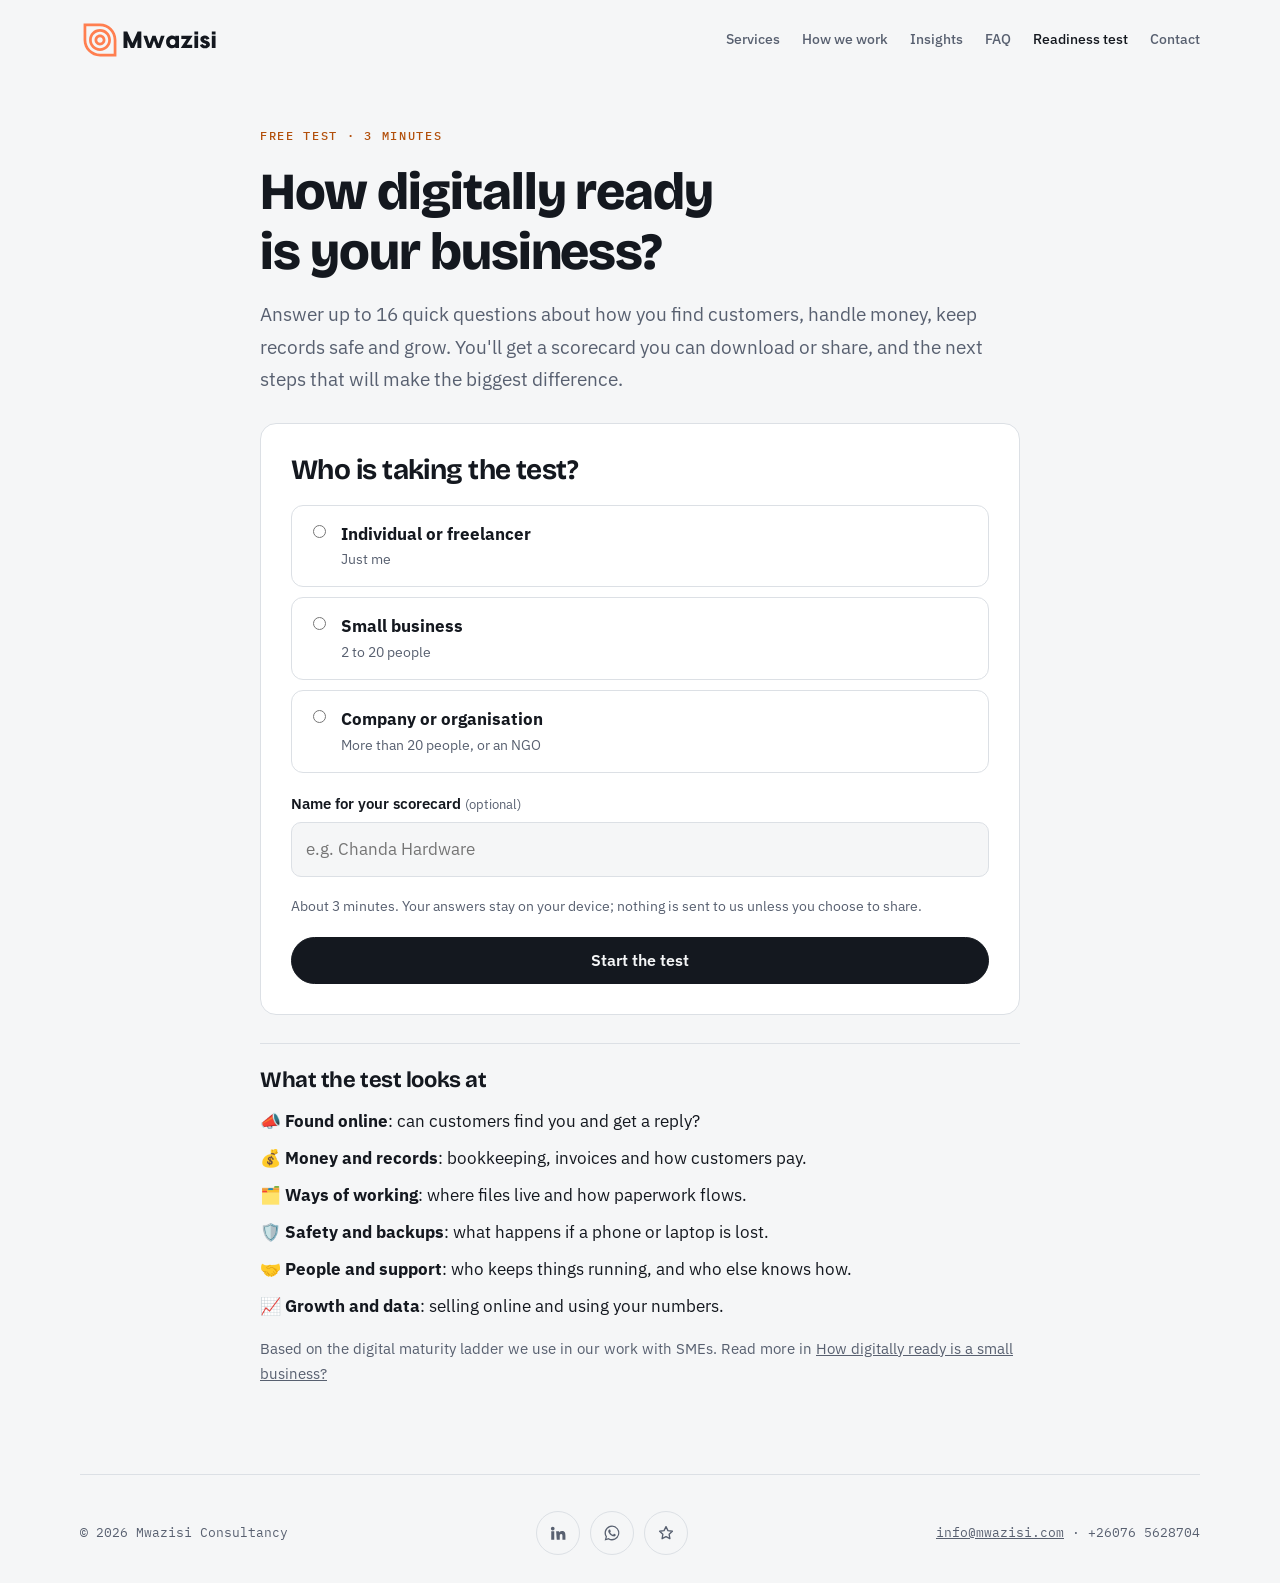
<file: digital-readiness/index.html>
<!doctype html>
<html lang="en">
<head>
<meta charset="utf-8">
<meta name="viewport" content="width=device-width, initial-scale=1">
<title>Digital readiness test | Mwazisi Consultancy</title>
<meta name="description" content="How digitally ready is your business? Take Mwazisi's free 3-minute test for Zambian businesses and individuals and get a scorecard with your next steps.">
<link rel="canonical" href="https://www.mwazisi.com/digital-readiness/">
<meta property="og:type" content="website">
<meta property="og:site_name" content="Mwazisi Consultancy">
<meta property="og:title" content="How digitally ready is your business? | Mwazisi">
<meta property="og:description" content="A free 3-minute test with a scorecard and your next steps: being found online, money and records, ways of working, safety and backups, people, and growth.">
<meta property="og:url" content="https://www.mwazisi.com/digital-readiness/">
<meta property="og:image" content="https://www.mwazisi.com/assets/og-image.png">
<meta property="og:image:width" content="1200">
<meta property="og:image:height" content="630">
<meta property="og:image:alt" content="Mwazisi Consultancy: IT support and managed IT services in Lusaka, Zambia">
<meta property="og:locale" content="en_GB">
<meta name="twitter:card" content="summary_large_image">
<script type="application/ld+json">
{
 "@context": "https://schema.org",
 "@type": "WebApplication",
 "name": "Digital readiness test",
 "url": "https://www.mwazisi.com/digital-readiness/",
 "applicationCategory": "BusinessApplication",
 "operatingSystem": "Any",
 "isAccessibleForFree": true,
 "description": "A free self-assessment of a business's digital readiness in six areas, with a scorecard and next steps.",
 "provider": { "@id": "https://www.mwazisi.com/#organization", "@type": "Organization", "name": "Mwazisi Consultancy" }
}
</script>
<link rel="icon" href="/favicon.ico" sizes="48x48">
<link rel="icon" type="image/svg+xml" href="/favicon.svg">
<link rel="apple-touch-icon" href="/apple-touch-icon.png">
<link rel="preconnect" href="https://fonts.googleapis.com">
<link rel="preconnect" href="https://fonts.gstatic.com" crossorigin>
<link rel="stylesheet" href="https://fonts.googleapis.com/css2?family=Bricolage+Grotesque:opsz,wght@12..96,500;12..96,700;12..96,800&family=IBM+Plex+Sans:wght@400;500;600&family=IBM+Plex+Mono:wght@400;500&display=swap">
<link rel="stylesheet" href="../insights/insights.css">
<link rel="stylesheet" href="readiness.css">
<script src="readiness.js" defer></script>
</head>
<body>
<div class="wrap">
  <nav aria-label="Main">
    <a class="brand" href="../" aria-label="Mwazisi, home">
      <svg class="logo" xmlns="http://www.w3.org/2000/svg" viewBox="0 0 3162.208 909.22" role="img" aria-hidden="true"><g transform="scale(8.11041548093341) translate(10, 10)"><g transform="matrix(1.151315789473684,0,0,1.151315789473684,-11.51315789473684,-11.51315789473684)" fill="#ff7f50"><path d="M50,10H10v40c0,22.09,17.91,40,40,40h40V50C90,27.91,72.09,10,50,10z M83.333,83.333H50  c-18.379,0-33.333-14.954-33.333-33.333V16.667H50c18.379,0,33.333,14.955,33.333,33.333V83.333z"/><path d="M50,23.333c-14.727,0-26.667,11.94-26.667,26.667S35.273,76.667,50,76.667S76.667,64.727,76.667,50S64.727,23.333,50,23.333  z M50,70c-11.048,0-20-8.955-20-20s8.952-20,20-20c11.045,0,20,8.955,20,20S61.045,70,50,70z"/><path d="M50,36.667c-7.363,0-13.333,5.97-13.333,13.333S42.637,63.333,50,63.333S63.333,57.363,63.333,50S57.363,36.667,50,36.667z   M50,56.667c-3.682,0-6.667-2.985-6.667-6.667s2.985-6.667,6.667-6.667s6.667,2.985,6.667,6.667S53.682,56.667,50,56.667z"/></g><g transform="matrix(3.3046480499309276,0,0,3.3046480499309276,108.03442375828398,2.63476198618665)" fill="currentColor"><path d="M16.3 6 l0 14 l-3.32 0 l0 -6.76 l-2.86 6.76 l-2.78 0 l-2.82 -6.72 l0 6.72 l-3.32 0 l0 -14 l3.18 0 l4.38 9.72 l4.36 -9.72 l3.18 0 z M32.94 9.56 l3.14 0 l-3.72 10.44 l-3.04 0 l-2.28 -6.5 l-2.28 6.5 l-3.04 0 l-3.72 -10.44 l3.14 0 l2.14 6.68 l2.38 -6.68 l2.76 0 l2.38 6.68 z M45.08 9.6 l3.16 0 l0 10.4 l-3.16 0 l0 -1.04 c-0.14 0.36 -1.08 1.24 -2.68 1.24 c-2.38 0 -5.12 -1.7 -5.12 -5.42 c0 -3.58 2.74 -5.36 5.12 -5.36 c1.6 0 2.54 0.92 2.68 1.14 l0 -0.96 z M42.86 17.42 c1.3 0 2.36 -0.9 2.36 -2.64 c0 -1.68 -1.06 -2.58 -2.36 -2.58 c-1.36 0 -2.52 0.92 -2.52 2.58 c0 1.72 1.16 2.64 2.52 2.64 z M59.8 9.6 l-5 7.64 l4.66 0 l0 2.76 l-9.7 0 l5 -7.64 l-4.54 0 l0 -2.76 l9.58 0 z M64.48 5.86 l0 2.66 l-3.16 0 l0 -2.66 l3.16 0 z M64.48 9.6 l0 10.4 l-3.16 0 l0 -10.4 l3.16 0 z M71.46 12.88 c-0.28 -0.72 -0.7 -0.96 -1.16 -0.96 c-0.42 0 -0.84 0.24 -0.84 0.64 c0 0.38 0.24 0.6 0.7 0.76 l1.32 0.46 c1.48 0.54 2.98 1.08 2.98 3.16 c0 2.1 -2.1 3.3 -4.26 3.3 c-1.94 0 -3.76 -1.14 -4.2 -2.96 l2.48 -0.78 c0.26 0.58 0.72 1.24 1.72 1.24 c0.68 0 1.12 -0.44 1.12 -0.84 c0 -0.2 -0.16 -0.46 -0.66 -0.66 l-1.22 -0.44 c-2.08 -0.76 -3.06 -1.82 -3.06 -3.3 c0 -1.94 1.8 -3.08 3.78 -3.08 c2.02 0 3.36 1.1 3.96 2.76 z M79.24 5.86 l0 2.66 l-3.16 0 l0 -2.66 l3.16 0 z M79.24 9.6 l0 10.4 l-3.16 0 l0 -10.4 l3.16 0 z"/></g></g></svg>
      <span class="sr">Mwazisi Consultancy</span>
    </a>
    <ul>
      <li><a href="../#services">Services</a></li>
      <li><a href="../#process">How we work</a></li>
      <li><a href="../insights/">Insights</a></li>
      <li><a href="../faq/">FAQ</a></li>
      <li><a href="./" aria-current="page">Readiness test</a></li>
      <li><a href="../#contact">Contact</a></li>
    </ul>
  </nav>

  <main class="rd">
    <header class="rd-intro">
      <span class="eyebrow">Free test · 3 minutes</span>
      <h1>How digitally ready is your business?</h1>
      <p class="standfirst">Answer up to 16 quick questions about how you find customers, handle money, keep records safe and grow. You'll get a scorecard you can download or share, and the next steps that will make the biggest difference.</p>
    </header>
    <div id="rd-app"><noscript><p>This test needs JavaScript. You can also <a href="https://wa.me/260765628704">ask us on WhatsApp</a> for a free assessment.</p></noscript></div>
    <aside class="rd-about">
      <h2>What the test looks at</h2>
      <ul>
        <li><b>📣 Found online</b>: can customers find you and get a reply?</li>
        <li><b>💰 Money and records</b>: bookkeeping, invoices and how customers pay.</li>
        <li><b>🗂️ Ways of working</b>: where files live and how paperwork flows.</li>
        <li><b>🛡️ Safety and backups</b>: what happens if a phone or laptop is lost.</li>
        <li><b>🤝 People and support</b>: who keeps things running, and who else knows how.</li>
        <li><b>📈 Growth and data</b>: selling online and using your numbers.</li>
      </ul>
      <p>Based on the digital maturity ladder we use in our work with SMEs. Read more in <a href="../insights/assessing-sme-digital-readiness.html">How digitally ready is a small business?</a></p>
    </aside>
  </main>

  <footer>
    <span>© 2026 Mwazisi Consultancy</span>
    <ul class="social" aria-label="Mwazisi on social media">
      <li><a href="https://www.linkedin.com/company/mwazisi/" target="_blank" rel="noopener" aria-label="Mwazisi Consultancy on LinkedIn"><svg viewBox="0 0 24 24" width="18" height="18" fill="currentColor" aria-hidden="true"><path d="M4.98 3.5a2.5 2.5 0 1 1 0 5 2.5 2.5 0 0 1 0-5zM3 9.75h4V21H3zM9.5 9.75h3.8v1.6h.06c.53-1 1.83-2.05 3.77-2.05 4.03 0 4.77 2.65 4.77 6.1V21h-4v-4.95c0-1.18-.02-2.7-1.65-2.7-1.65 0-1.9 1.29-1.9 2.62V21h-4z"/></svg></a></li>
      <li><a href="https://wa.me/260765628704" target="_blank" rel="noopener" aria-label="Chat with Mwazisi on WhatsApp"><svg viewBox="0 0 24 24" width="18" height="18" fill="currentColor" aria-hidden="true"><path d="M12.04 2a9.9 9.9 0 0 0-8.45 15.06L2.2 22l5.07-1.33A9.9 9.9 0 1 0 12.04 2zm0 18.06a8.16 8.16 0 0 1-4.16-1.14l-.3-.18-3.01.79.8-2.93-.2-.31a8.17 8.17 0 1 1 6.87 3.77zm4.48-6.12c-.25-.12-1.46-.72-1.69-.8-.23-.08-.39-.12-.55.12-.16.25-.63.8-.78.96-.14.17-.29.19-.53.06-.25-.12-1.04-.38-1.98-1.22-.73-.65-1.23-1.46-1.37-1.7-.14-.25-.02-.38.11-.5.11-.11.25-.29.37-.43.12-.15.16-.25.25-.41.08-.17.04-.31-.02-.44-.06-.12-.55-1.33-.76-1.82-.2-.48-.4-.41-.55-.42h-.47a.9.9 0 0 0-.65.31c-.23.25-.86.84-.86 2.05s.88 2.38 1 2.54c.12.17 1.73 2.64 4.2 3.7.59.25 1.05.4 1.4.52.59.19 1.13.16 1.55.1.47-.07 1.46-.6 1.66-1.17.21-.58.21-1.07.15-1.17-.06-.1-.22-.17-.47-.29z"/></svg></a></li>
      <li><a href="https://g.page/r/CYcyjVPgs0gBEBI/review" target="_blank" rel="noopener" aria-label="Review Mwazisi Consultancy on Google"><svg viewBox="0 0 24 24" width="18" height="18" fill="none" stroke="currentColor" stroke-width="1.8" stroke-linejoin="round" aria-hidden="true"><path d="M12 3.5l2.6 5.3 5.9.9-4.3 4.1 1 5.8L12 16.9l-5.2 2.7 1-5.8L3.5 9.7l5.9-.9z"/></svg></a></li>
    </ul>
    <span><a href="mailto:info@mwazisi.com">info@mwazisi.com</a> · +26076 5628704</span>
  </footer>
</div>
</body>
</html>
</file>
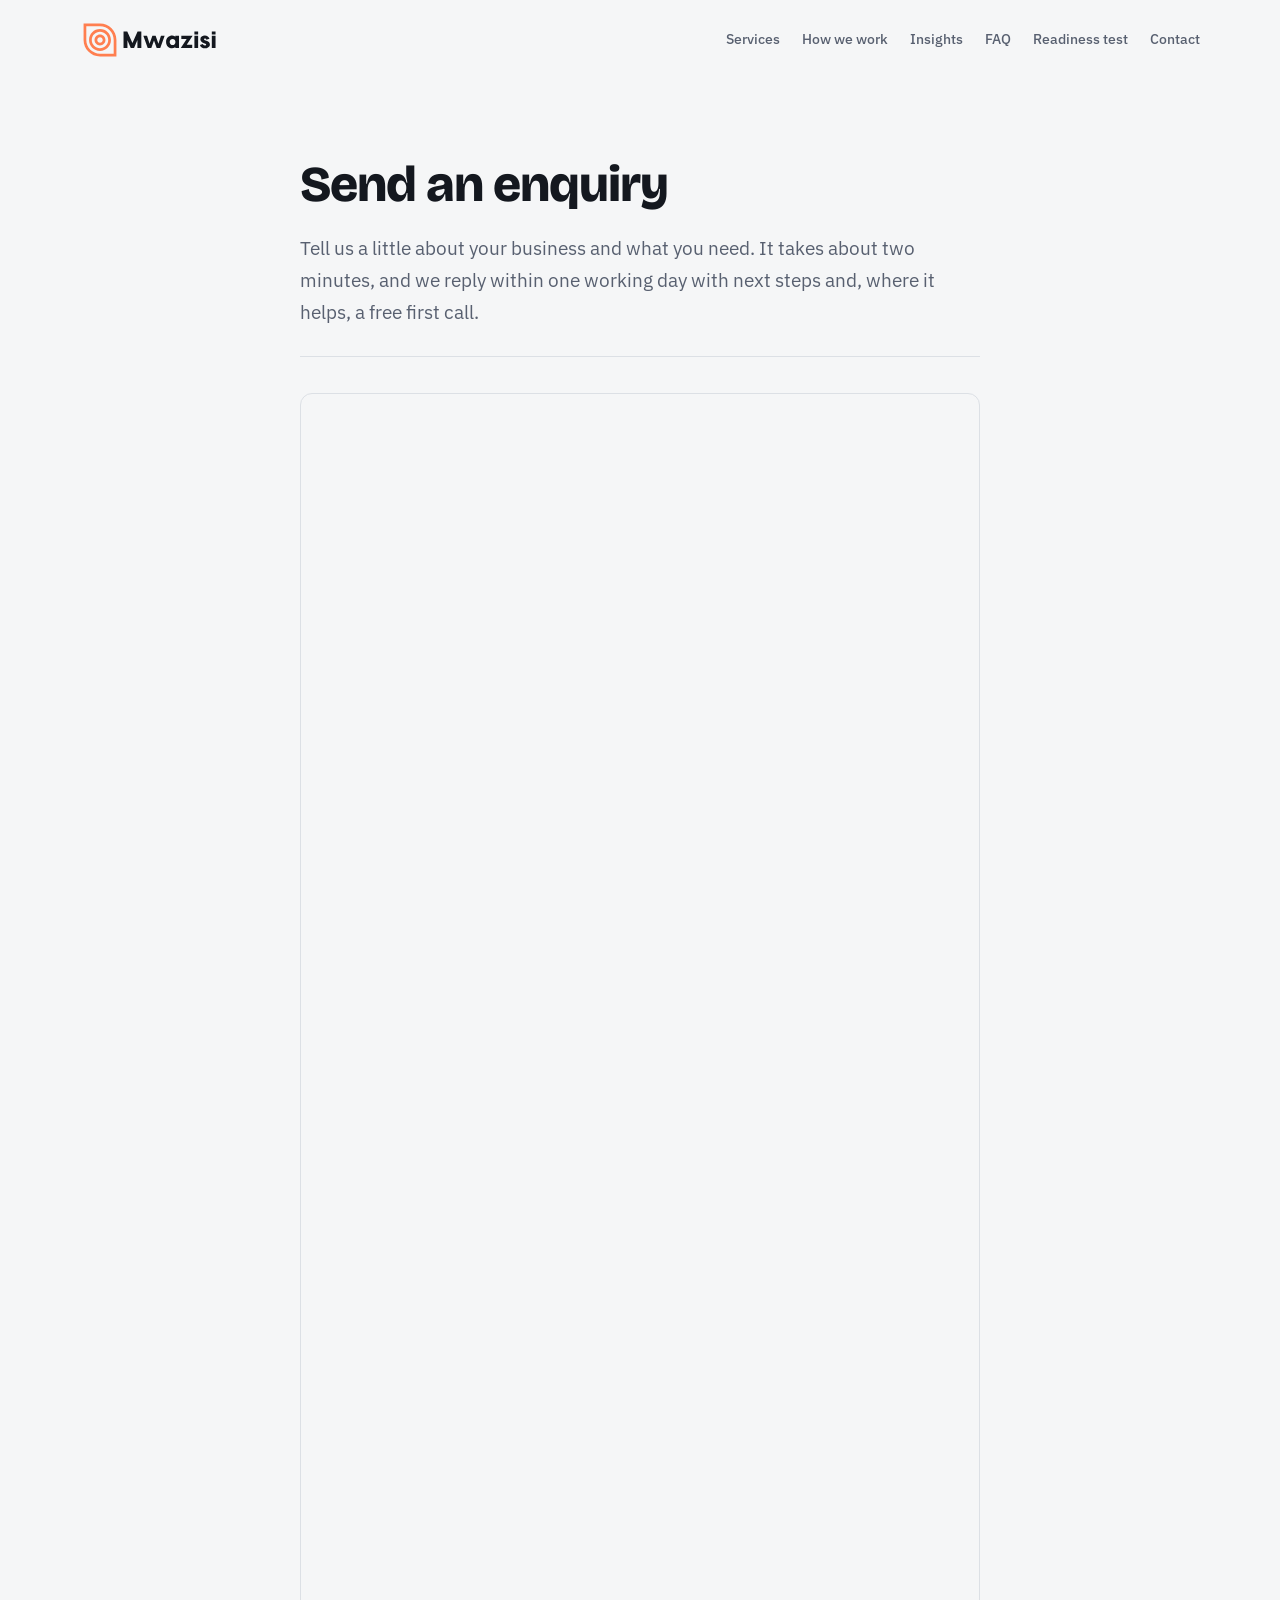
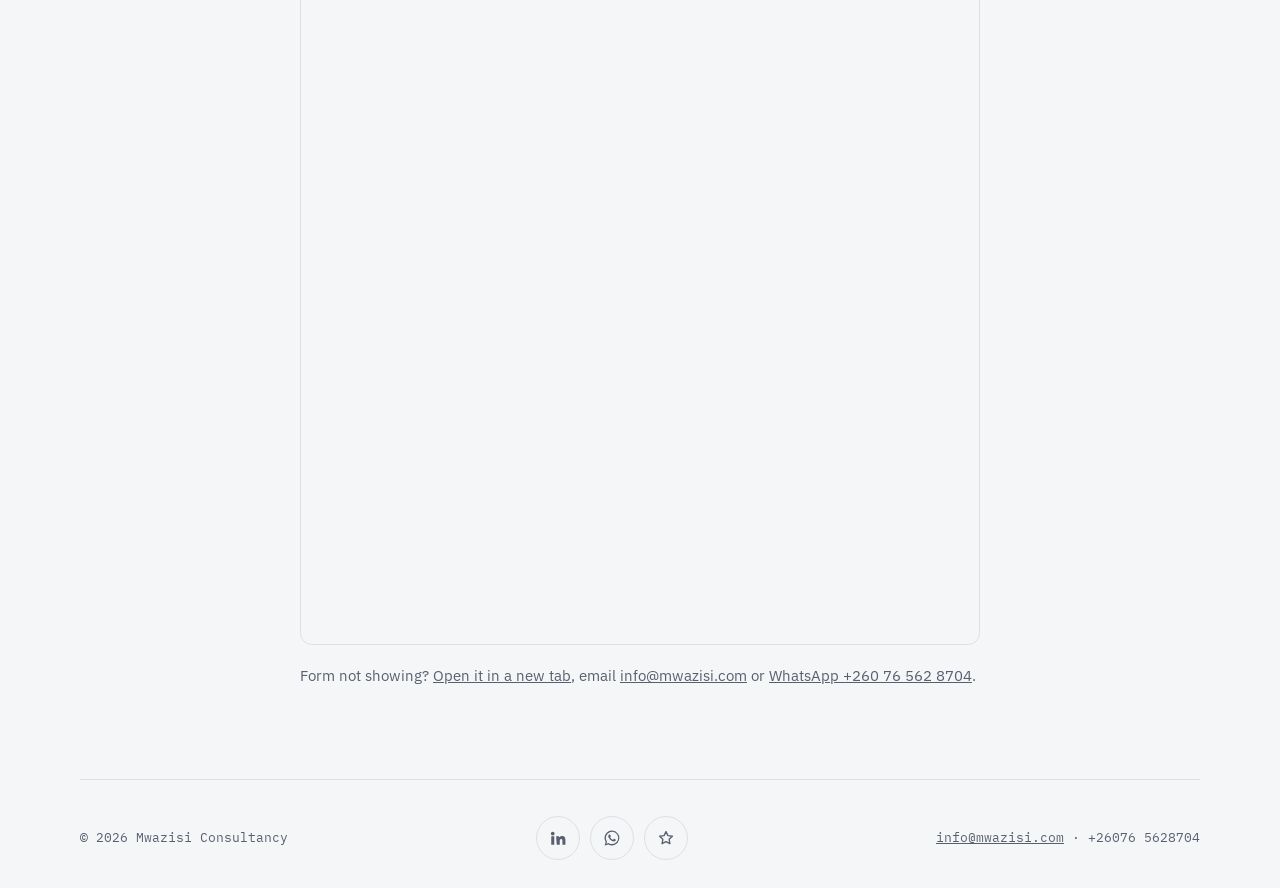
<file: enquiry/index.html>
<!doctype html>
<html lang="en">
<head>
<meta charset="utf-8">
<meta name="viewport" content="width=device-width, initial-scale=1">
<title>Send an enquiry | Mwazisi Consultancy</title>
<meta name="description" content="Tell Mwazisi Consultancy about your business and what you need. We reply within one working day with next steps and, where it helps, a free first call.">
<link rel="canonical" href="https://www.mwazisi.com/enquiry/">
<meta property="og:type" content="website">
<meta property="og:site_name" content="Mwazisi Consultancy">
<meta property="og:title" content="Send an enquiry | Mwazisi Consultancy">
<meta property="og:description" content="Tell Mwazisi Consultancy about your business and what you need. We reply within one working day with next steps and, where it helps, a free first call.">
<meta property="og:url" content="https://www.mwazisi.com/enquiry/">
<meta property="og:image" content="https://www.mwazisi.com/assets/og-image.png">
<meta property="og:image:width" content="1200">
<meta property="og:image:height" content="630">
<meta property="og:image:alt" content="Mwazisi Consultancy: IT support and managed IT services in Lusaka, Zambia">
<meta property="og:locale" content="en_GB">
<meta name="twitter:card" content="summary_large_image">
<link rel="icon" href="/favicon.ico" sizes="48x48">
<link rel="icon" type="image/svg+xml" href="/favicon.svg">
<link rel="apple-touch-icon" href="/apple-touch-icon.png">
<link rel="preconnect" href="https://fonts.googleapis.com">
<link rel="preconnect" href="https://fonts.gstatic.com" crossorigin>
<link rel="stylesheet" href="https://fonts.googleapis.com/css2?family=Bricolage+Grotesque:opsz,wght@12..96,500;12..96,700;12..96,800&family=IBM+Plex+Sans:wght@400;500;600&family=IBM+Plex+Mono:wght@400;500&display=swap">
<link rel="stylesheet" href="../insights/insights.css">
<style>
.form-frame{margin-top:28px;border-radius:12px;overflow:hidden;border:1px solid var(--line);background:#F5F6F7}
.form-frame iframe{display:block;width:100%;height:1850px;border:0}
@media (max-width:640px){.form-frame iframe{height:2050px}}
.alt{margin-top:18px;font-size:15px;color:var(--muted)}
</style>
</head>
<body>
<div class="wrap">
  <nav aria-label="Main">
    <a class="brand" href="../" aria-label="Mwazisi, home">
      <svg class="logo" xmlns="http://www.w3.org/2000/svg" viewBox="0 0 3162.208 909.22" role="img" aria-hidden="true"><g transform="scale(8.11041548093341) translate(10, 10)"><g transform="matrix(1.151315789473684,0,0,1.151315789473684,-11.51315789473684,-11.51315789473684)" fill="#ff7f50"><path d="M50,10H10v40c0,22.09,17.91,40,40,40h40V50C90,27.91,72.09,10,50,10z M83.333,83.333H50  c-18.379,0-33.333-14.954-33.333-33.333V16.667H50c18.379,0,33.333,14.955,33.333,33.333V83.333z"/><path d="M50,23.333c-14.727,0-26.667,11.94-26.667,26.667S35.273,76.667,50,76.667S76.667,64.727,76.667,50S64.727,23.333,50,23.333  z M50,70c-11.048,0-20-8.955-20-20s8.952-20,20-20c11.045,0,20,8.955,20,20S61.045,70,50,70z"/><path d="M50,36.667c-7.363,0-13.333,5.97-13.333,13.333S42.637,63.333,50,63.333S63.333,57.363,63.333,50S57.363,36.667,50,36.667z   M50,56.667c-3.682,0-6.667-2.985-6.667-6.667s2.985-6.667,6.667-6.667s6.667,2.985,6.667,6.667S53.682,56.667,50,56.667z"/></g><g transform="matrix(3.3046480499309276,0,0,3.3046480499309276,108.03442375828398,2.63476198618665)" fill="currentColor"><path d="M16.3 6 l0 14 l-3.32 0 l0 -6.76 l-2.86 6.76 l-2.78 0 l-2.82 -6.72 l0 6.72 l-3.32 0 l0 -14 l3.18 0 l4.38 9.72 l4.36 -9.72 l3.18 0 z M32.94 9.56 l3.14 0 l-3.72 10.44 l-3.04 0 l-2.28 -6.5 l-2.28 6.5 l-3.04 0 l-3.72 -10.44 l3.14 0 l2.14 6.68 l2.38 -6.68 l2.76 0 l2.38 6.68 z M45.08 9.6 l3.16 0 l0 10.4 l-3.16 0 l0 -1.04 c-0.14 0.36 -1.08 1.24 -2.68 1.24 c-2.38 0 -5.12 -1.7 -5.12 -5.42 c0 -3.58 2.74 -5.36 5.12 -5.36 c1.6 0 2.54 0.92 2.68 1.14 l0 -0.96 z M42.86 17.42 c1.3 0 2.36 -0.9 2.36 -2.64 c0 -1.68 -1.06 -2.58 -2.36 -2.58 c-1.36 0 -2.52 0.92 -2.52 2.58 c0 1.72 1.16 2.64 2.52 2.64 z M59.8 9.6 l-5 7.64 l4.66 0 l0 2.76 l-9.7 0 l5 -7.64 l-4.54 0 l0 -2.76 l9.58 0 z M64.48 5.86 l0 2.66 l-3.16 0 l0 -2.66 l3.16 0 z M64.48 9.6 l0 10.4 l-3.16 0 l0 -10.4 l3.16 0 z M71.46 12.88 c-0.28 -0.72 -0.7 -0.96 -1.16 -0.96 c-0.42 0 -0.84 0.24 -0.84 0.64 c0 0.38 0.24 0.6 0.7 0.76 l1.32 0.46 c1.48 0.54 2.98 1.08 2.98 3.16 c0 2.1 -2.1 3.3 -4.26 3.3 c-1.94 0 -3.76 -1.14 -4.2 -2.96 l2.48 -0.78 c0.26 0.58 0.72 1.24 1.72 1.24 c0.68 0 1.12 -0.44 1.12 -0.84 c0 -0.2 -0.16 -0.46 -0.66 -0.66 l-1.22 -0.44 c-2.08 -0.76 -3.06 -1.82 -3.06 -3.3 c0 -1.94 1.8 -3.08 3.78 -3.08 c2.02 0 3.36 1.1 3.96 2.76 z M79.24 5.86 l0 2.66 l-3.16 0 l0 -2.66 l3.16 0 z M79.24 9.6 l0 10.4 l-3.16 0 l0 -10.4 l3.16 0 z"/></g></g></svg>
      <span class="sr">Mwazisi Consultancy</span>
    </a>
    <ul>
      <li><a href="../#services">Services</a></li>
      <li><a href="../#process">How we work</a></li>
      <li><a href="../insights/">Insights</a></li>
      <li><a href="../faq/">FAQ</a></li>
      <li><a href="../digital-readiness/">Readiness test</a></li>
      <li><a href="../#contact">Contact</a></li>
    </ul>
  </nav>

  <article>
    <header>
      <h1>Send an enquiry</h1>
      <p class="standfirst">Tell us a little about your business and what you need. It takes about two minutes, and we reply within one working day with next steps and, where it helps, a free first call.</p>
    </header>

    <div class="form-frame">
      <iframe src="https://forms.cloud.microsoft/Pages/ResponsePage.aspx?id=DQN0nAguL0SvWFv5f1taQ5hDcylnmk5FhKZehhsmVKVUQ1dKMjM0SUJCVzI1NUhLQzFWNDE2N05TQy4u&amp;embed=true" title="Mwazisi enquiry form" loading="lazy" allowfullscreen></iframe>
    </div>

    <p class="alt">Form not showing? <a href="https://forms.cloud.microsoft/r/iQzCTrLuWx" target="_blank" rel="noopener">Open it in a new tab</a>, email <a href="mailto:info@mwazisi.com">info@mwazisi.com</a> or <a href="https://wa.me/260765628704">WhatsApp +260 76 562 8704</a>.</p>
  </article>

  <footer>
    <span>© 2026 Mwazisi Consultancy</span>
    <ul class="social" aria-label="Mwazisi on social media">
      <li><a href="https://www.linkedin.com/company/mwazisi/" target="_blank" rel="noopener" aria-label="Mwazisi Consultancy on LinkedIn"><svg viewBox="0 0 24 24" width="18" height="18" fill="currentColor" aria-hidden="true"><path d="M4.98 3.5a2.5 2.5 0 1 1 0 5 2.5 2.5 0 0 1 0-5zM3 9.75h4V21H3zM9.5 9.75h3.8v1.6h.06c.53-1 1.83-2.05 3.77-2.05 4.03 0 4.77 2.65 4.77 6.1V21h-4v-4.95c0-1.18-.02-2.7-1.65-2.7-1.65 0-1.9 1.29-1.9 2.62V21h-4z"/></svg></a></li>
      <li><a href="https://wa.me/260765628704" target="_blank" rel="noopener" aria-label="Chat with Mwazisi on WhatsApp"><svg viewBox="0 0 24 24" width="18" height="18" fill="currentColor" aria-hidden="true"><path d="M12.04 2a9.9 9.9 0 0 0-8.45 15.06L2.2 22l5.07-1.33A9.9 9.9 0 1 0 12.04 2zm0 18.06a8.16 8.16 0 0 1-4.16-1.14l-.3-.18-3.01.79.8-2.93-.2-.31a8.17 8.17 0 1 1 6.87 3.77zm4.48-6.12c-.25-.12-1.46-.72-1.69-.8-.23-.08-.39-.12-.55.12-.16.25-.63.8-.78.96-.14.17-.29.19-.53.06-.25-.12-1.04-.38-1.98-1.22-.73-.65-1.23-1.46-1.37-1.7-.14-.25-.02-.38.11-.5.11-.11.25-.29.37-.43.12-.15.16-.25.25-.41.08-.17.04-.31-.02-.44-.06-.12-.55-1.33-.76-1.82-.2-.48-.4-.41-.55-.42h-.47a.9.9 0 0 0-.65.31c-.23.25-.86.84-.86 2.05s.88 2.38 1 2.54c.12.17 1.73 2.64 4.2 3.7.59.25 1.05.4 1.4.52.59.19 1.13.16 1.55.1.47-.07 1.46-.6 1.66-1.17.21-.58.21-1.07.15-1.17-.06-.1-.22-.17-.47-.29z"/></svg></a></li>
      <li><a href="https://g.page/r/CYcyjVPgs0gBEBI/review" target="_blank" rel="noopener" aria-label="Review Mwazisi Consultancy on Google"><svg viewBox="0 0 24 24" width="18" height="18" fill="none" stroke="currentColor" stroke-width="1.8" stroke-linejoin="round" aria-hidden="true"><path d="M12 3.5l2.6 5.3 5.9.9-4.3 4.1 1 5.8L12 16.9l-5.2 2.7 1-5.8L3.5 9.7l5.9-.9z"/></svg></a></li>
    </ul>
    <span><a href="mailto:info@mwazisi.com">info@mwazisi.com</a> · +26076 5628704</span>
  </footer>
</div>
</body>
</html>
</file>
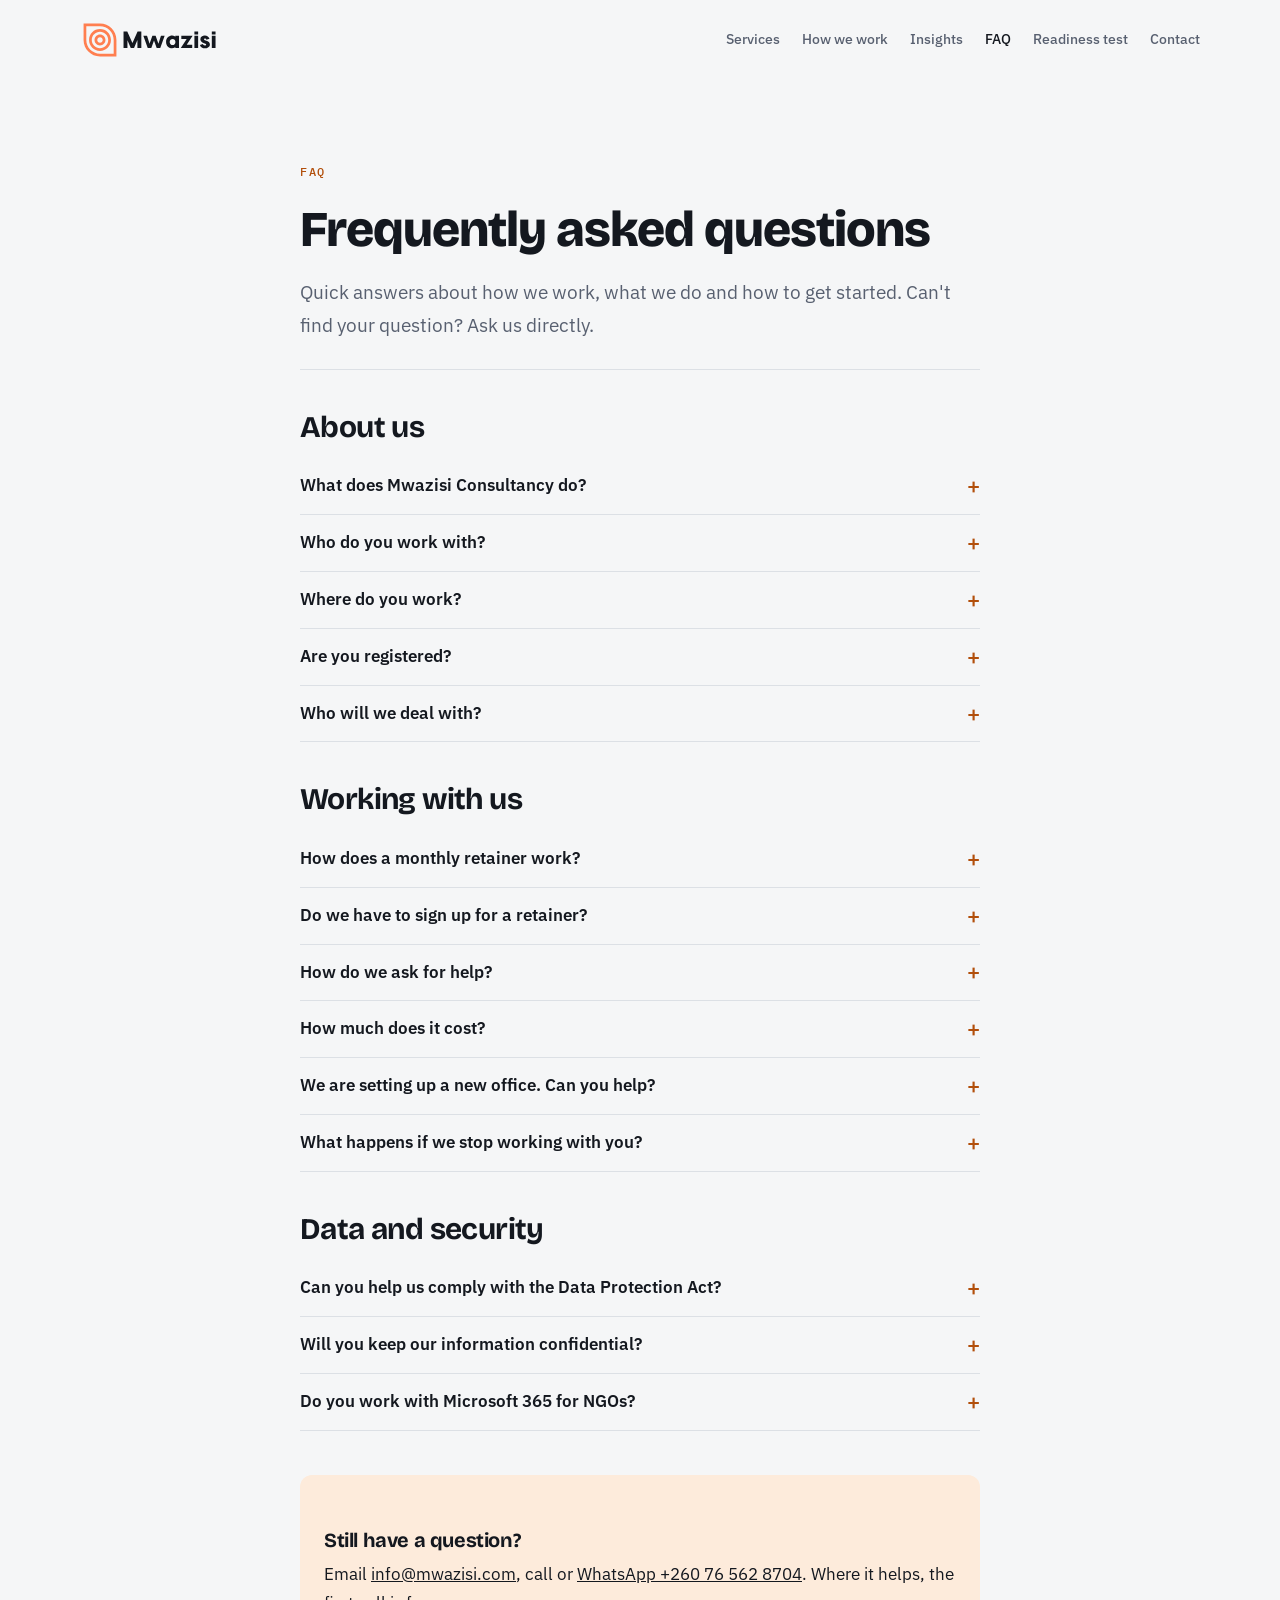
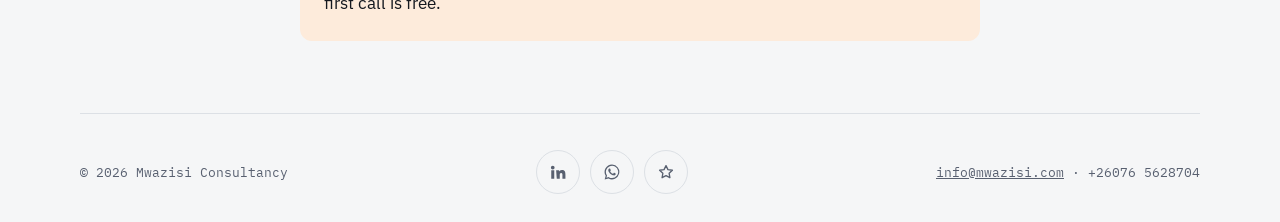
<file: faq/index.html>
<!doctype html>
<html lang="en">
<head>
<meta charset="utf-8">
<meta name="viewport" content="width=device-width, initial-scale=1">
<title>Frequently asked questions | Mwazisi Consultancy</title>
<meta name="description" content="Answers to common questions about Mwazisi Consultancy: IT support and managed IT services in Lusaka, retainers, new office setup, and data protection.">
<link rel="canonical" href="https://www.mwazisi.com/faq/">
<meta property="og:type" content="website">
<meta property="og:site_name" content="Mwazisi Consultancy">
<meta property="og:title" content="Frequently asked questions | Mwazisi Consultancy">
<meta property="og:description" content="Answers to common questions about Mwazisi Consultancy: IT support and managed IT services in Lusaka, retainers, new office setup, and data protection.">
<meta property="og:url" content="https://www.mwazisi.com/faq/">
<meta property="og:image" content="https://www.mwazisi.com/assets/og-image.png">
<meta property="og:image:width" content="1200">
<meta property="og:image:height" content="630">
<meta property="og:image:alt" content="Mwazisi Consultancy: IT support and managed IT services in Lusaka, Zambia">
<meta property="og:locale" content="en_GB">
<meta name="twitter:card" content="summary_large_image">
<script type="application/ld+json">
{
 "@context": "https://schema.org",
 "@type": "FAQPage",
 "mainEntity": [
  {
   "@type": "Question",
   "name": "What does Mwazisi Consultancy do?",
   "acceptedAnswer": {
    "@type": "Answer",
    "text": "We are an IT consultancy and managed IT services provider in Lusaka, Zambia. We look after the computers, email, backups and data of organisations so their teams can get on with their work: day-to-day IT support, Microsoft 365 and email, backup and recovery, networks, devices, data protection, and digital tools."
   }
  },
  {
   "@type": "Question",
   "name": "Who do you work with?",
   "acceptedAnswer": {
    "@type": "Answer",
    "text": "NGOs and international non-profits, development and research programmes, local authorities, law and advisory firms, and small and growing businesses that need dependable IT without a full-time IT department."
   }
  },
  {
   "@type": "Question",
   "name": "Where do you work?",
   "acceptedAnswer": {
    "@type": "Answer",
    "text": "We are based in Lusaka. We visit offices in Lusaka in person and support organisations across Zambia remotely. Work outside Lusaka can be arranged, with travel agreed in advance."
   }
  },
  {
   "@type": "Question",
   "name": "Are you registered?",
   "acceptedAnswer": {
    "@type": "Answer",
    "text": "Yes. Mwazisi Consultancy is registered with PACRA and ZRA, is a licensed Data Processor under Zambia's Data Protection Act, and is a member of the ICT Association of Zambia (ICTAZ)."
   }
  },
  {
   "@type": "Question",
   "name": "Who will we deal with?",
   "acceptedAnswer": {
    "@type": "Answer",
    "text": "Every engagement is led by our Principal Consultant, Sam Gondwe. You deal directly with the person doing the work, not a call centre."
   }
  },
  {
   "@type": "Question",
   "name": "How does a monthly retainer work?",
   "acceptedAnswer": {
    "@type": "Answer",
    "text": "You pay a fixed monthly fee for an agreed number of support hours. Time is recorded against your account, and every invoice comes with a timesheet showing what was done, for whom and how long it took, plus a monthly report you can read and share."
   }
  },
  {
   "@type": "Question",
   "name": "Do we have to sign up for a retainer?",
   "acceptedAnswer": {
    "@type": "Answer",
    "text": "No. You can also book a quoted project with a fixed scope and price, or ad hoc support when you need it, either on site in Lusaka or remotely."
   }
  },
  {
   "@type": "Question",
   "name": "How do we ask for help?",
   "acceptedAnswer": {
    "@type": "Answer",
    "text": "Email info@mwazisi.com, or call or WhatsApp +260 76 562 8704. Every request is logged and tracked until it is resolved. Retainer clients agree response times as part of their agreement."
   }
  },
  {
   "@type": "Question",
   "name": "How much does it cost?",
   "acceptedAnswer": {
    "@type": "Answer",
    "text": "It depends on the size of your organisation and what you need. Retainers are a fixed monthly fee and projects are quoted in advance, with itemised invoices. Get in touch and we will suggest the right option; where it helps, the first call is free."
   }
  },
  {
   "@type": "Question",
   "name": "We are setting up a new office. Can you help?",
   "acceptedAnswer": {
    "@type": "Answer",
    "text": "Yes. We plan the setup, prepare the budget and quotation, compare internet providers, source laptops, printers and network equipment, set up business email on your own domain, the office network and security, and hand over with staff induction and documentation. We can then look after it every month."
   }
  },
  {
   "@type": "Question",
   "name": "What happens if we stop working with you?",
   "acceptedAnswer": {
    "@type": "Answer",
    "text": "We hand everything over: passwords, admin access and documentation, so your next provider or your own team can take over smoothly."
   }
  },
  {
   "@type": "Question",
   "name": "Can you help us comply with the Data Protection Act?",
   "acceptedAnswer": {
    "@type": "Answer",
    "text": "Yes. As a licensed Data Processor, we help organisations understand and meet their duties under the Data Protection Act No. 3 of 2021: data and risk assessments, policies and records, breach procedures and staff awareness. This supports compliance; it is not legal advice."
   }
  },
  {
   "@type": "Question",
   "name": "Will you keep our information confidential?",
   "acceptedAnswer": {
    "@type": "Answer",
    "text": "Yes. We treat everything we see in your systems as confidential. We only name clients publicly, or show their logos, with their permission, and our case studies leave out client details."
   }
  },
  {
   "@type": "Question",
   "name": "Do you work with Microsoft 365 for NGOs?",
   "acceptedAnswer": {
    "@type": "Answer",
    "text": "Yes. We set up and support Microsoft 365 (email, Teams, OneDrive and SharePoint) and help eligible non-profits apply for Microsoft's nonprofit programme."
   }
  }
 ]
}
</script>
<link rel="icon" href="/favicon.ico" sizes="48x48">
<link rel="icon" type="image/svg+xml" href="/favicon.svg">
<link rel="apple-touch-icon" href="/apple-touch-icon.png">
<link rel="preconnect" href="https://fonts.googleapis.com">
<link rel="preconnect" href="https://fonts.gstatic.com" crossorigin>
<link rel="stylesheet" href="https://fonts.googleapis.com/css2?family=Bricolage+Grotesque:opsz,wght@12..96,500;12..96,700;12..96,800&family=IBM+Plex+Sans:wght@400;500;600&family=IBM+Plex+Mono:wght@400;500&display=swap">
<link rel="stylesheet" href="../insights/insights.css">
<style>
details{border-bottom:1px solid var(--line)}
details summary{cursor:pointer;list-style:none;display:flex;justify-content:space-between;gap:16px;align-items:center;padding:16px 0;font-weight:600;font-size:17px;line-height:1.4;min-height:44px}
details summary::-webkit-details-marker{display:none}
details summary::after{content:"+";flex:none;font:500 22px/1 var(--font-mono);color:var(--accent-text)}
details[open] summary::after{content:"−"}
details p{margin:0 0 18px}
article h2{margin-top:40px}
.cta-box{margin-top:44px;padding:24px;border-radius:12px;background:var(--accent-soft)}
.cta-box p{margin:6px 0 0}
</style>
</head>
<body>
<div class="wrap">
  <nav aria-label="Main">
    <a class="brand" href="../" aria-label="Mwazisi, home">
      <svg class="logo" xmlns="http://www.w3.org/2000/svg" viewBox="0 0 3162.208 909.22" role="img" aria-hidden="true"><g transform="scale(8.11041548093341) translate(10, 10)"><g transform="matrix(1.151315789473684,0,0,1.151315789473684,-11.51315789473684,-11.51315789473684)" fill="#ff7f50"><path d="M50,10H10v40c0,22.09,17.91,40,40,40h40V50C90,27.91,72.09,10,50,10z M83.333,83.333H50  c-18.379,0-33.333-14.954-33.333-33.333V16.667H50c18.379,0,33.333,14.955,33.333,33.333V83.333z"/><path d="M50,23.333c-14.727,0-26.667,11.94-26.667,26.667S35.273,76.667,50,76.667S76.667,64.727,76.667,50S64.727,23.333,50,23.333  z M50,70c-11.048,0-20-8.955-20-20s8.952-20,20-20c11.045,0,20,8.955,20,20S61.045,70,50,70z"/><path d="M50,36.667c-7.363,0-13.333,5.97-13.333,13.333S42.637,63.333,50,63.333S63.333,57.363,63.333,50S57.363,36.667,50,36.667z   M50,56.667c-3.682,0-6.667-2.985-6.667-6.667s2.985-6.667,6.667-6.667s6.667,2.985,6.667,6.667S53.682,56.667,50,56.667z"/></g><g transform="matrix(3.3046480499309276,0,0,3.3046480499309276,108.03442375828398,2.63476198618665)" fill="currentColor"><path d="M16.3 6 l0 14 l-3.32 0 l0 -6.76 l-2.86 6.76 l-2.78 0 l-2.82 -6.72 l0 6.72 l-3.32 0 l0 -14 l3.18 0 l4.38 9.72 l4.36 -9.72 l3.18 0 z M32.94 9.56 l3.14 0 l-3.72 10.44 l-3.04 0 l-2.28 -6.5 l-2.28 6.5 l-3.04 0 l-3.72 -10.44 l3.14 0 l2.14 6.68 l2.38 -6.68 l2.76 0 l2.38 6.68 z M45.08 9.6 l3.16 0 l0 10.4 l-3.16 0 l0 -1.04 c-0.14 0.36 -1.08 1.24 -2.68 1.24 c-2.38 0 -5.12 -1.7 -5.12 -5.42 c0 -3.58 2.74 -5.36 5.12 -5.36 c1.6 0 2.54 0.92 2.68 1.14 l0 -0.96 z M42.86 17.42 c1.3 0 2.36 -0.9 2.36 -2.64 c0 -1.68 -1.06 -2.58 -2.36 -2.58 c-1.36 0 -2.52 0.92 -2.52 2.58 c0 1.72 1.16 2.64 2.52 2.64 z M59.8 9.6 l-5 7.64 l4.66 0 l0 2.76 l-9.7 0 l5 -7.64 l-4.54 0 l0 -2.76 l9.58 0 z M64.48 5.86 l0 2.66 l-3.16 0 l0 -2.66 l3.16 0 z M64.48 9.6 l0 10.4 l-3.16 0 l0 -10.4 l3.16 0 z M71.46 12.88 c-0.28 -0.72 -0.7 -0.96 -1.16 -0.96 c-0.42 0 -0.84 0.24 -0.84 0.64 c0 0.38 0.24 0.6 0.7 0.76 l1.32 0.46 c1.48 0.54 2.98 1.08 2.98 3.16 c0 2.1 -2.1 3.3 -4.26 3.3 c-1.94 0 -3.76 -1.14 -4.2 -2.96 l2.48 -0.78 c0.26 0.58 0.72 1.24 1.72 1.24 c0.68 0 1.12 -0.44 1.12 -0.84 c0 -0.2 -0.16 -0.46 -0.66 -0.66 l-1.22 -0.44 c-2.08 -0.76 -3.06 -1.82 -3.06 -3.3 c0 -1.94 1.8 -3.08 3.78 -3.08 c2.02 0 3.36 1.1 3.96 2.76 z M79.24 5.86 l0 2.66 l-3.16 0 l0 -2.66 l3.16 0 z M79.24 9.6 l0 10.4 l-3.16 0 l0 -10.4 l3.16 0 z"/></g></g></svg>
      <span class="sr">Mwazisi Consultancy</span>
    </a>
    <ul>
      <li><a href="../#services">Services</a></li>
      <li><a href="../#process">How we work</a></li>
      <li><a href="../insights/">Insights</a></li>
      <li><a href="./" aria-current="page">FAQ</a></li>
      <li><a href="../digital-readiness/">Readiness test</a></li>
      <li><a href="../#contact">Contact</a></li>
    </ul>
  </nav>

  <article>
    <header>
      <span class="eyebrow">FAQ</span>
      <h1>Frequently asked questions</h1>
      <p class="standfirst">Quick answers about how we work, what we do and how to get started. Can't find your question? Ask us directly.</p>
    </header>

    <h2>About us</h2>
    <details>
      <summary>What does Mwazisi Consultancy do?</summary>
      <p>We are an IT consultancy and managed IT services provider in Lusaka, Zambia. We look after the computers, email, backups and data of organisations so their teams can get on with their work: day-to-day IT support, Microsoft 365 and email, backup and recovery, networks, devices, data protection, and digital tools.</p>
    </details>
    <details>
      <summary>Who do you work with?</summary>
      <p>NGOs and international non-profits, development and research programmes, local authorities, law and advisory firms, and small and growing businesses that need dependable IT without a full-time IT department.</p>
    </details>
    <details>
      <summary>Where do you work?</summary>
      <p>We are based in Lusaka. We visit offices in Lusaka in person and support organisations across Zambia remotely. Work outside Lusaka can be arranged, with travel agreed in advance.</p>
    </details>
    <details>
      <summary>Are you registered?</summary>
      <p>Yes. Mwazisi Consultancy is registered with PACRA and ZRA, is a licensed Data Processor under Zambia&#x27;s Data Protection Act, and is a member of the ICT Association of Zambia (ICTAZ).</p>
    </details>
    <details>
      <summary>Who will we deal with?</summary>
      <p>Every engagement is led by our Principal Consultant, Sam Gondwe. You deal directly with the person doing the work, not a call centre.</p>
    </details>
    <h2>Working with us</h2>
    <details>
      <summary>How does a monthly retainer work?</summary>
      <p>You pay a fixed monthly fee for an agreed number of support hours. Time is recorded against your account, and every invoice comes with a timesheet showing what was done, for whom and how long it took, plus a monthly report you can read and share.</p>
    </details>
    <details>
      <summary>Do we have to sign up for a retainer?</summary>
      <p>No. You can also book a quoted project with a fixed scope and price, or ad hoc support when you need it, either on site in Lusaka or remotely.</p>
    </details>
    <details>
      <summary>How do we ask for help?</summary>
      <p>Email info@mwazisi.com, or call or WhatsApp +260 76 562 8704. Every request is logged and tracked until it is resolved. Retainer clients agree response times as part of their agreement.</p>
    </details>
    <details>
      <summary>How much does it cost?</summary>
      <p>It depends on the size of your organisation and what you need. Retainers are a fixed monthly fee and projects are quoted in advance, with itemised invoices. Get in touch and we will suggest the right option; where it helps, the first call is free.</p>
    </details>
    <details>
      <summary>We are setting up a new office. Can you help?</summary>
      <p>Yes. We plan the setup, prepare the budget and quotation, compare internet providers, source laptops, printers and network equipment, set up business email on your own domain, the office network and security, and hand over with staff induction and documentation. We can then look after it every month.</p>
    </details>
    <details>
      <summary>What happens if we stop working with you?</summary>
      <p>We hand everything over: passwords, admin access and documentation, so your next provider or your own team can take over smoothly.</p>
    </details>
    <h2>Data and security</h2>
    <details>
      <summary>Can you help us comply with the Data Protection Act?</summary>
      <p>Yes. As a licensed Data Processor, we help organisations understand and meet their duties under the Data Protection Act No. 3 of 2021: data and risk assessments, policies and records, breach procedures and staff awareness. This supports compliance; it is not legal advice.</p>
    </details>
    <details>
      <summary>Will you keep our information confidential?</summary>
      <p>Yes. We treat everything we see in your systems as confidential. We only name clients publicly, or show their logos, with their permission, and our case studies leave out client details.</p>
    </details>
    <details>
      <summary>Do you work with Microsoft 365 for NGOs?</summary>
      <p>Yes. We set up and support Microsoft 365 (email, Teams, OneDrive and SharePoint) and help eligible non-profits apply for Microsoft&#x27;s nonprofit programme.</p>
    </details>

    <div class="cta-box">
      <h3>Still have a question?</h3>
      <p>Email <a href="mailto:info@mwazisi.com">info@mwazisi.com</a>, call or <a href="https://wa.me/260765628704">WhatsApp +260 76 562 8704</a>. Where it helps, the first call is free.</p>
    </div>
  </article>

  <footer>
    <span>© 2026 Mwazisi Consultancy</span>
    <ul class="social" aria-label="Mwazisi on social media">
      <li><a href="https://www.linkedin.com/company/mwazisi/" target="_blank" rel="noopener" aria-label="Mwazisi Consultancy on LinkedIn"><svg viewBox="0 0 24 24" width="18" height="18" fill="currentColor" aria-hidden="true"><path d="M4.98 3.5a2.5 2.5 0 1 1 0 5 2.5 2.5 0 0 1 0-5zM3 9.75h4V21H3zM9.5 9.75h3.8v1.6h.06c.53-1 1.83-2.05 3.77-2.05 4.03 0 4.77 2.65 4.77 6.1V21h-4v-4.95c0-1.18-.02-2.7-1.65-2.7-1.65 0-1.9 1.29-1.9 2.62V21h-4z"/></svg></a></li>
      <li><a href="https://wa.me/260765628704" target="_blank" rel="noopener" aria-label="Chat with Mwazisi on WhatsApp"><svg viewBox="0 0 24 24" width="18" height="18" fill="currentColor" aria-hidden="true"><path d="M12.04 2a9.9 9.9 0 0 0-8.45 15.06L2.2 22l5.07-1.33A9.9 9.9 0 1 0 12.04 2zm0 18.06a8.16 8.16 0 0 1-4.16-1.14l-.3-.18-3.01.79.8-2.93-.2-.31a8.17 8.17 0 1 1 6.87 3.77zm4.48-6.12c-.25-.12-1.46-.72-1.69-.8-.23-.08-.39-.12-.55.12-.16.25-.63.8-.78.96-.14.17-.29.19-.53.06-.25-.12-1.04-.38-1.98-1.22-.73-.65-1.23-1.46-1.37-1.7-.14-.25-.02-.38.11-.5.11-.11.25-.29.37-.43.12-.15.16-.25.25-.41.08-.17.04-.31-.02-.44-.06-.12-.55-1.33-.76-1.82-.2-.48-.4-.41-.55-.42h-.47a.9.9 0 0 0-.65.31c-.23.25-.86.84-.86 2.05s.88 2.38 1 2.54c.12.17 1.73 2.64 4.2 3.7.59.25 1.05.4 1.4.52.59.19 1.13.16 1.55.1.47-.07 1.46-.6 1.66-1.17.21-.58.21-1.07.15-1.17-.06-.1-.22-.17-.47-.29z"/></svg></a></li>
      <li><a href="https://g.page/r/CYcyjVPgs0gBEBI/review" target="_blank" rel="noopener" aria-label="Review Mwazisi Consultancy on Google"><svg viewBox="0 0 24 24" width="18" height="18" fill="none" stroke="currentColor" stroke-width="1.8" stroke-linejoin="round" aria-hidden="true"><path d="M12 3.5l2.6 5.3 5.9.9-4.3 4.1 1 5.8L12 16.9l-5.2 2.7 1-5.8L3.5 9.7l5.9-.9z"/></svg></a></li>
    </ul>
    <span><a href="mailto:info@mwazisi.com">info@mwazisi.com</a> · +26076 5628704</span>
  </footer>
</div>
</body>
</html>
</file>
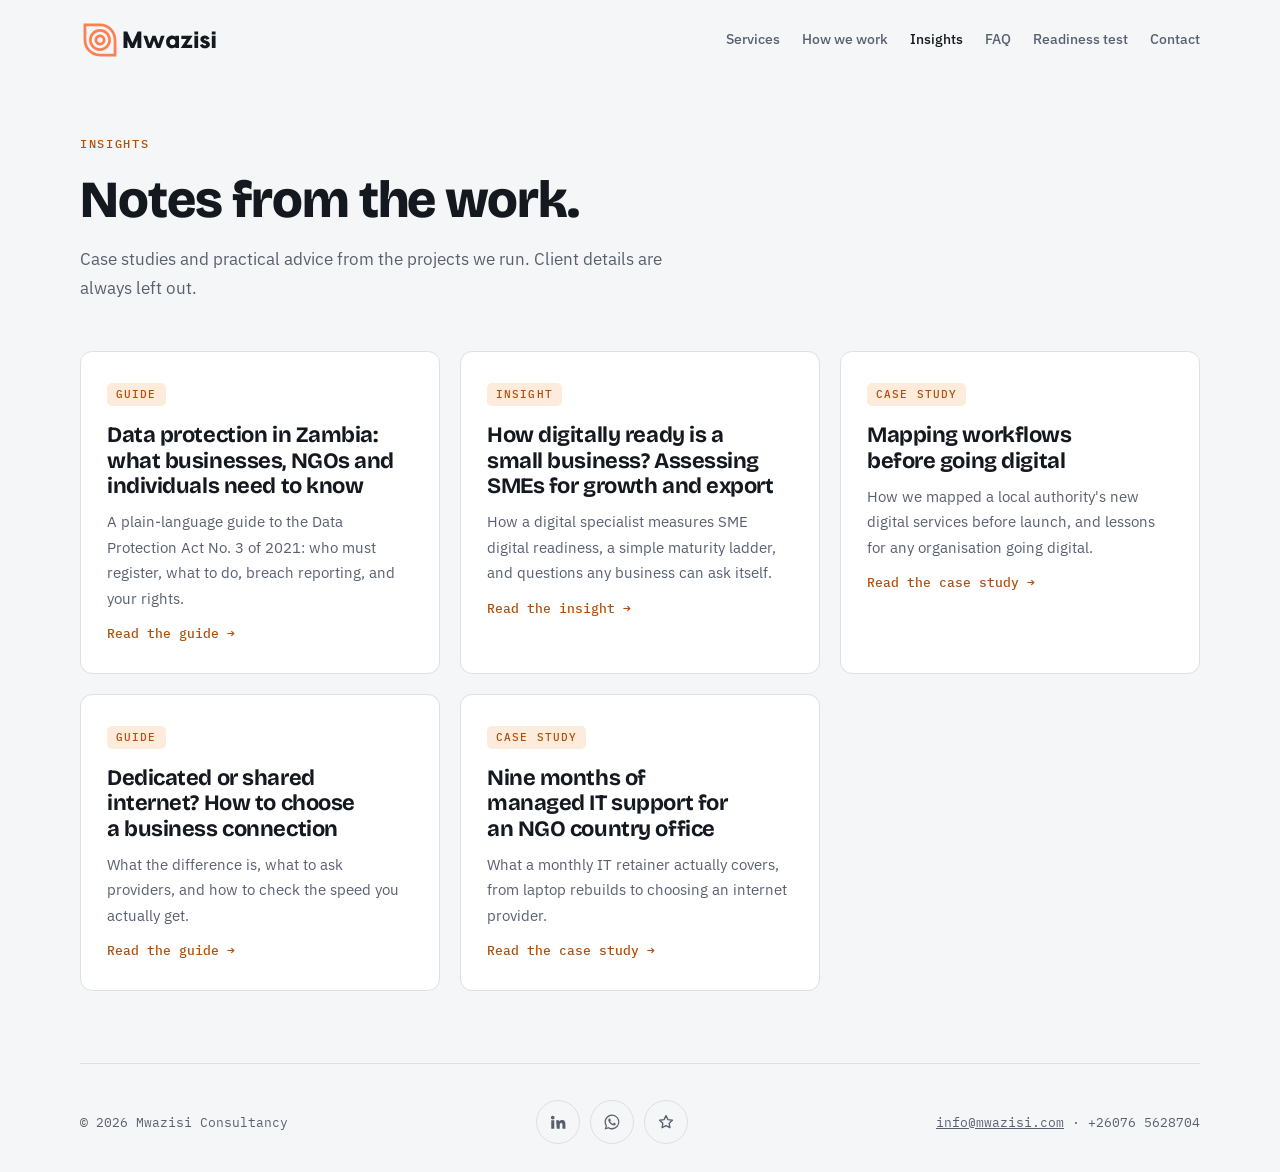
<file: insights/index.html>
<!doctype html>
<html lang="en">
<head>
<meta charset="utf-8">
<meta name="viewport" content="width=device-width, initial-scale=1">
<title>Insights | Mwazisi Consultancy</title>
<meta name="description" content="Case studies and practical IT advice from Mwazisi Consultancy, an IT consultancy and managed services provider in Lusaka, Zambia.">
<link rel="canonical" href="https://www.mwazisi.com/insights/">
<meta property="og:type" content="website">
<meta property="og:site_name" content="Mwazisi Consultancy">
<meta property="og:title" content="Insights | Mwazisi Consultancy">
<meta property="og:description" content="Case studies and practical IT advice from Mwazisi Consultancy, an IT consultancy and managed services provider in Lusaka, Zambia.">
<meta property="og:url" content="https://www.mwazisi.com/insights/">
<meta property="og:image" content="https://www.mwazisi.com/assets/og-image.png">
<meta property="og:image:width" content="1200">
<meta property="og:image:height" content="630">
<meta property="og:image:alt" content="Mwazisi Consultancy: IT support and managed IT services in Lusaka, Zambia">
<meta property="og:locale" content="en_GB">
<meta name="twitter:card" content="summary_large_image">
<link rel="icon" href="/favicon.ico" sizes="48x48">
<link rel="icon" type="image/svg+xml" href="/favicon.svg">
<link rel="apple-touch-icon" href="/apple-touch-icon.png">
<link rel="preconnect" href="https://fonts.googleapis.com">
<link rel="preconnect" href="https://fonts.gstatic.com" crossorigin>
<link rel="stylesheet" href="https://fonts.googleapis.com/css2?family=Bricolage+Grotesque:opsz,wght@12..96,500;12..96,700;12..96,800&family=IBM+Plex+Sans:wght@400;500;600&family=IBM+Plex+Mono:wght@400;500&display=swap">
<link rel="stylesheet" href="insights.css">
</head>
<body>
<div class="wrap">
  <nav aria-label="Main">
    <a class="brand" href="../" aria-label="Mwazisi, home">
      <svg class="logo" xmlns="http://www.w3.org/2000/svg" viewBox="0 0 3162.208 909.22" role="img" aria-hidden="true"><g transform="scale(8.11041548093341) translate(10, 10)"><g transform="matrix(1.151315789473684,0,0,1.151315789473684,-11.51315789473684,-11.51315789473684)" fill="#ff7f50"><path d="M50,10H10v40c0,22.09,17.91,40,40,40h40V50C90,27.91,72.09,10,50,10z M83.333,83.333H50  c-18.379,0-33.333-14.954-33.333-33.333V16.667H50c18.379,0,33.333,14.955,33.333,33.333V83.333z"/><path d="M50,23.333c-14.727,0-26.667,11.94-26.667,26.667S35.273,76.667,50,76.667S76.667,64.727,76.667,50S64.727,23.333,50,23.333  z M50,70c-11.048,0-20-8.955-20-20s8.952-20,20-20c11.045,0,20,8.955,20,20S61.045,70,50,70z"/><path d="M50,36.667c-7.363,0-13.333,5.97-13.333,13.333S42.637,63.333,50,63.333S63.333,57.363,63.333,50S57.363,36.667,50,36.667z   M50,56.667c-3.682,0-6.667-2.985-6.667-6.667s2.985-6.667,6.667-6.667s6.667,2.985,6.667,6.667S53.682,56.667,50,56.667z"/></g><g transform="matrix(3.3046480499309276,0,0,3.3046480499309276,108.03442375828398,2.63476198618665)" fill="currentColor"><path d="M16.3 6 l0 14 l-3.32 0 l0 -6.76 l-2.86 6.76 l-2.78 0 l-2.82 -6.72 l0 6.72 l-3.32 0 l0 -14 l3.18 0 l4.38 9.72 l4.36 -9.72 l3.18 0 z M32.94 9.56 l3.14 0 l-3.72 10.44 l-3.04 0 l-2.28 -6.5 l-2.28 6.5 l-3.04 0 l-3.72 -10.44 l3.14 0 l2.14 6.68 l2.38 -6.68 l2.76 0 l2.38 6.68 z M45.08 9.6 l3.16 0 l0 10.4 l-3.16 0 l0 -1.04 c-0.14 0.36 -1.08 1.24 -2.68 1.24 c-2.38 0 -5.12 -1.7 -5.12 -5.42 c0 -3.58 2.74 -5.36 5.12 -5.36 c1.6 0 2.54 0.92 2.68 1.14 l0 -0.96 z M42.86 17.42 c1.3 0 2.36 -0.9 2.36 -2.64 c0 -1.68 -1.06 -2.58 -2.36 -2.58 c-1.36 0 -2.52 0.92 -2.52 2.58 c0 1.72 1.16 2.64 2.52 2.64 z M59.8 9.6 l-5 7.64 l4.66 0 l0 2.76 l-9.7 0 l5 -7.64 l-4.54 0 l0 -2.76 l9.58 0 z M64.48 5.86 l0 2.66 l-3.16 0 l0 -2.66 l3.16 0 z M64.48 9.6 l0 10.4 l-3.16 0 l0 -10.4 l3.16 0 z M71.46 12.88 c-0.28 -0.72 -0.7 -0.96 -1.16 -0.96 c-0.42 0 -0.84 0.24 -0.84 0.64 c0 0.38 0.24 0.6 0.7 0.76 l1.32 0.46 c1.48 0.54 2.98 1.08 2.98 3.16 c0 2.1 -2.1 3.3 -4.26 3.3 c-1.94 0 -3.76 -1.14 -4.2 -2.96 l2.48 -0.78 c0.26 0.58 0.72 1.24 1.72 1.24 c0.68 0 1.12 -0.44 1.12 -0.84 c0 -0.2 -0.16 -0.46 -0.66 -0.66 l-1.22 -0.44 c-2.08 -0.76 -3.06 -1.82 -3.06 -3.3 c0 -1.94 1.8 -3.08 3.78 -3.08 c2.02 0 3.36 1.1 3.96 2.76 z M79.24 5.86 l0 2.66 l-3.16 0 l0 -2.66 l3.16 0 z M79.24 9.6 l0 10.4 l-3.16 0 l0 -10.4 l3.16 0 z"/></g></g></svg>
      <span class="sr">Mwazisi Consultancy</span>
    </a>
    <ul>
      <li><a href="../#services">Services</a></li>
      <li><a href="../#process">How we work</a></li>
      <li><a href="./" aria-current="page">Insights</a></li>
      <li><a href="../faq/">FAQ</a></li>
      <li><a href="../digital-readiness/">Readiness test</a></li>
      <li><a href="../#contact">Contact</a></li>
    </ul>
  </nav>

  <header class="list-head">
    <span class="eyebrow">Insights</span>
    <h1>Notes from the work.</h1>
    <p>Case studies and practical advice from the projects we run. Client details are always left out.</p>
  </header>

  <div class="posts">
    <a class="post" href="data-protection-in-zambia.html">
      <span class="tag">Guide</span>
      <h2>Data protection in Zambia: what businesses, NGOs and individuals need to know</h2>
      <p>A plain-language guide to the Data Protection Act No. 3 of 2021: who must register, what to do, breach reporting, and your rights.</p>
      <span class="more">Read the guide →</span>
    </a>
    <a class="post" href="assessing-sme-digital-readiness.html">
      <span class="tag">Insight</span>
      <h2>How digitally ready is a small business? Assessing SMEs for growth and export</h2>
      <p>How a digital specialist measures SME digital readiness, a simple maturity ladder, and questions any business can ask itself.</p>
      <span class="more">Read the insight →</span>
    </a>
    <a class="post" href="mapping-workflows-before-going-digital.html">
      <span class="tag">Case study</span>
      <h2>Mapping workflows before going digital</h2>
      <p>How we mapped a local authority's new digital services before launch, and lessons for any organisation going digital.</p>
      <span class="more">Read the case study →</span>
    </a>
    <a class="post" href="dedicated-vs-shared-internet.html">
      <span class="tag">Guide</span>
      <h2>Dedicated or shared internet? How to choose a business connection</h2>
      <p>What the difference is, what to ask providers, and how to check the speed you actually get.</p>
      <span class="more">Read the guide →</span>
    </a>
    <a class="post" href="ngo-managed-it-support.html">
      <span class="tag">Case study</span>
      <h2>Nine months of managed IT support for an NGO country office</h2>
      <p>What a monthly IT retainer actually covers, from laptop rebuilds to choosing an internet provider.</p>
      <span class="more">Read the case study →</span>
    </a>
  </div>

  <footer>
    <span>© 2026 Mwazisi Consultancy</span>
    <ul class="social" aria-label="Mwazisi on social media">
      <li><a href="https://www.linkedin.com/company/mwazisi/" target="_blank" rel="noopener" aria-label="Mwazisi Consultancy on LinkedIn"><svg viewBox="0 0 24 24" width="18" height="18" fill="currentColor" aria-hidden="true"><path d="M4.98 3.5a2.5 2.5 0 1 1 0 5 2.5 2.5 0 0 1 0-5zM3 9.75h4V21H3zM9.5 9.75h3.8v1.6h.06c.53-1 1.83-2.05 3.77-2.05 4.03 0 4.77 2.65 4.77 6.1V21h-4v-4.95c0-1.18-.02-2.7-1.65-2.7-1.65 0-1.9 1.29-1.9 2.62V21h-4z"/></svg></a></li>
      <li><a href="https://wa.me/260765628704" target="_blank" rel="noopener" aria-label="Chat with Mwazisi on WhatsApp"><svg viewBox="0 0 24 24" width="18" height="18" fill="currentColor" aria-hidden="true"><path d="M12.04 2a9.9 9.9 0 0 0-8.45 15.06L2.2 22l5.07-1.33A9.9 9.9 0 1 0 12.04 2zm0 18.06a8.16 8.16 0 0 1-4.16-1.14l-.3-.18-3.01.79.8-2.93-.2-.31a8.17 8.17 0 1 1 6.87 3.77zm4.48-6.12c-.25-.12-1.46-.72-1.69-.8-.23-.08-.39-.12-.55.12-.16.25-.63.8-.78.96-.14.17-.29.19-.53.06-.25-.12-1.04-.38-1.98-1.22-.73-.65-1.23-1.46-1.37-1.7-.14-.25-.02-.38.11-.5.11-.11.25-.29.37-.43.12-.15.16-.25.25-.41.08-.17.04-.31-.02-.44-.06-.12-.55-1.33-.76-1.82-.2-.48-.4-.41-.55-.42h-.47a.9.9 0 0 0-.65.31c-.23.25-.86.84-.86 2.05s.88 2.38 1 2.54c.12.17 1.73 2.64 4.2 3.7.59.25 1.05.4 1.4.52.59.19 1.13.16 1.55.1.47-.07 1.46-.6 1.66-1.17.21-.58.21-1.07.15-1.17-.06-.1-.22-.17-.47-.29z"/></svg></a></li>
      <li><a href="https://g.page/r/CYcyjVPgs0gBEBI/review" target="_blank" rel="noopener" aria-label="Review Mwazisi Consultancy on Google"><svg viewBox="0 0 24 24" width="18" height="18" fill="none" stroke="currentColor" stroke-width="1.8" stroke-linejoin="round" aria-hidden="true"><path d="M12 3.5l2.6 5.3 5.9.9-4.3 4.1 1 5.8L12 16.9l-5.2 2.7 1-5.8L3.5 9.7l5.9-.9z"/></svg></a></li>
    </ul>
    <span><a href="mailto:info@mwazisi.com">info@mwazisi.com</a> · +26076 5628704</span>
  </footer>
</div>
</body>
</html>
</file>
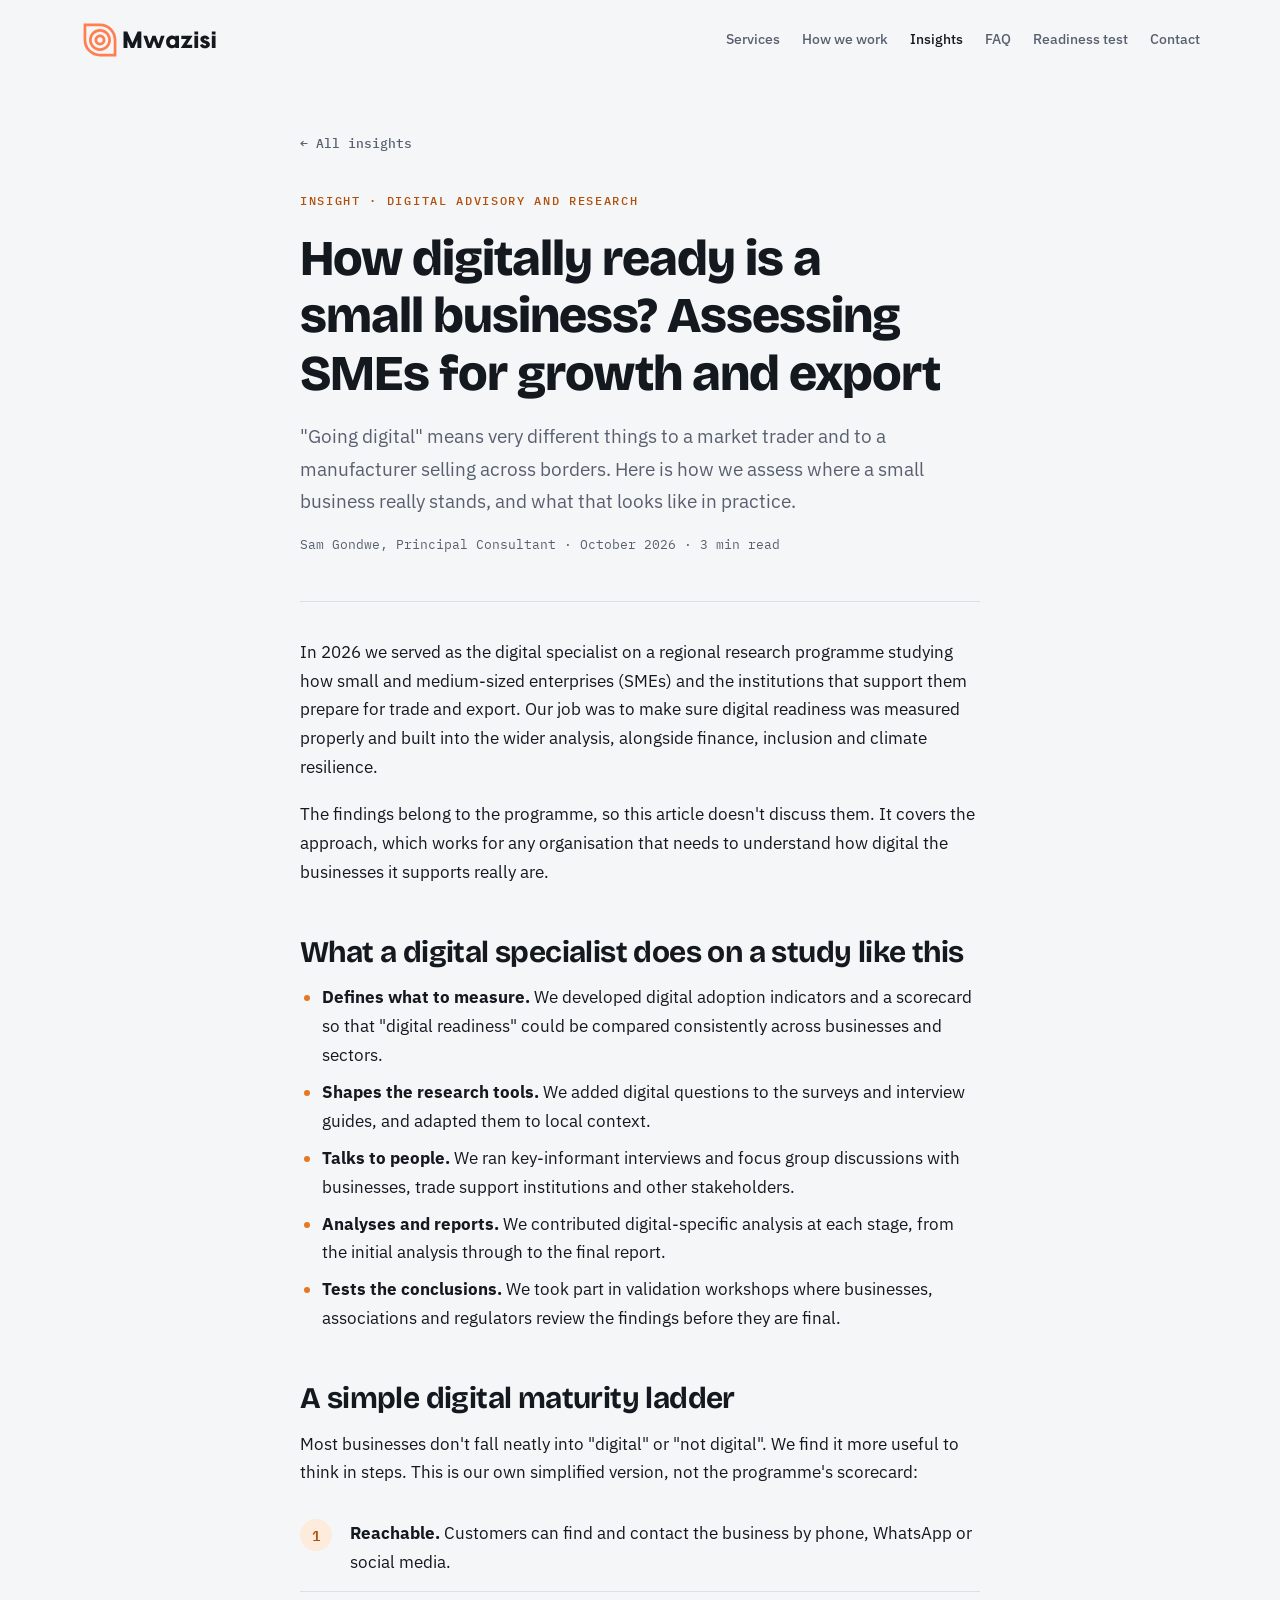
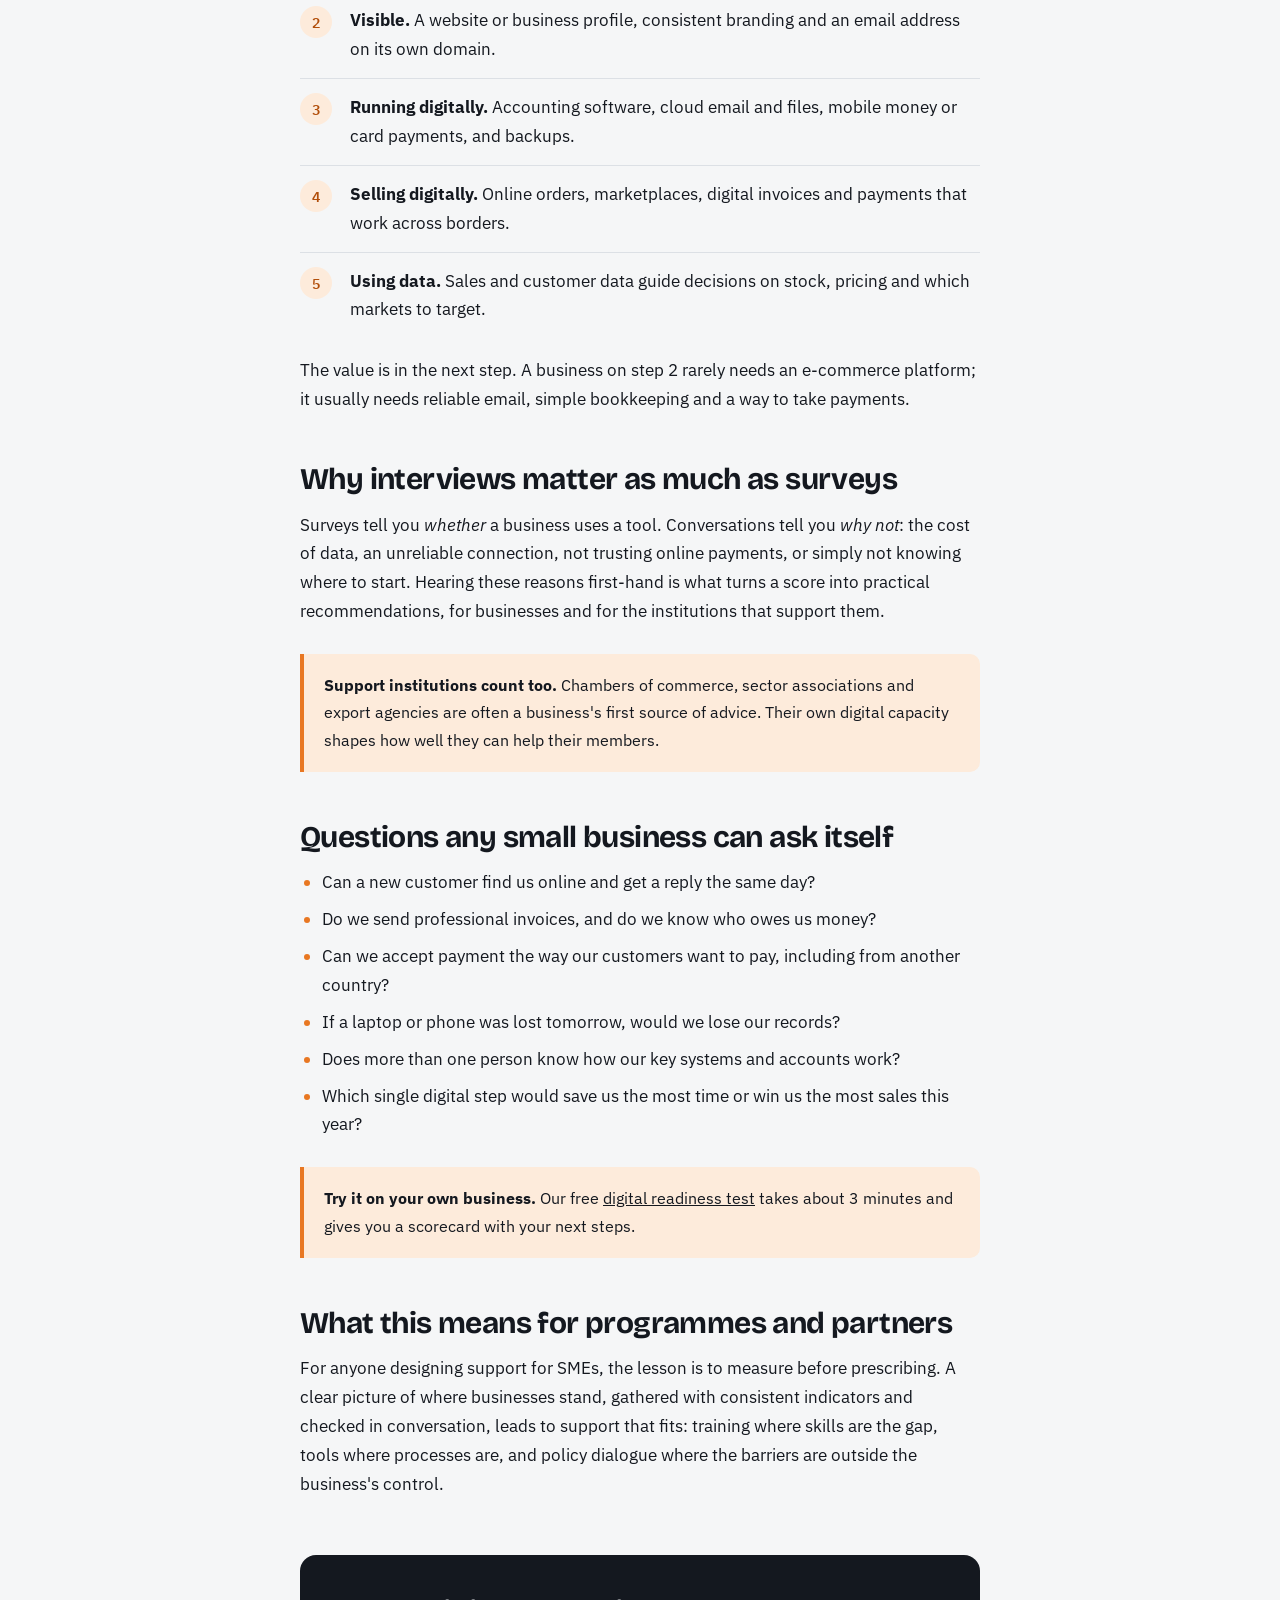
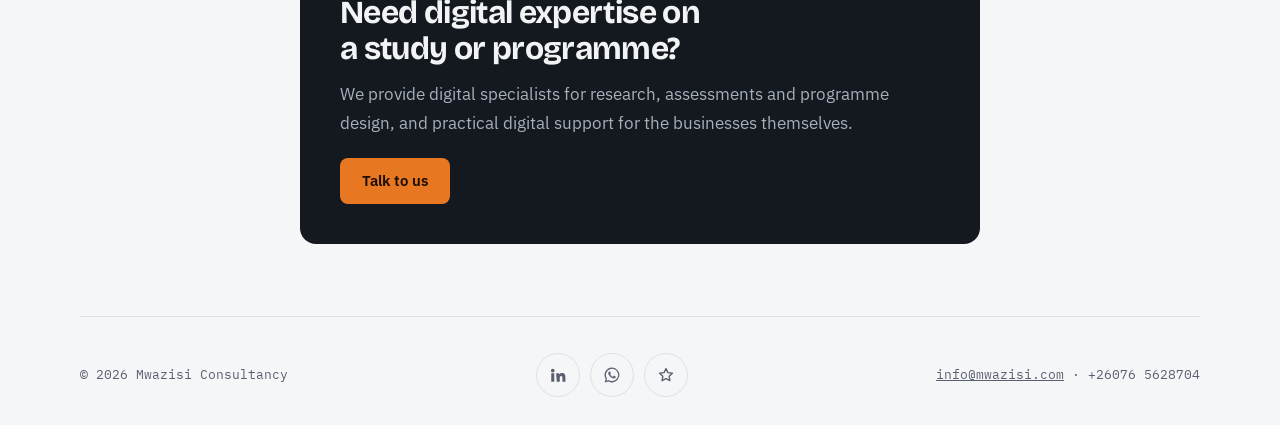
<file: insights/assessing-sme-digital-readiness.html>
<!doctype html>
<html lang="en">
<head>
<meta charset="utf-8">
<meta name="viewport" content="width=device-width, initial-scale=1">
<title>Assessing SME digital readiness | Mwazisi Consultancy</title>
<meta name="description" content="How to assess a small business's digital readiness: indicators, interviews, a simple maturity ladder, and questions any SME in Zambia can ask itself.">
<link rel="canonical" href="https://www.mwazisi.com/insights/assessing-sme-digital-readiness.html">
<meta property="og:type" content="article">
<meta property="og:site_name" content="Mwazisi Consultancy">
<meta property="og:title" content="Assessing SME digital readiness | Mwazisi Consultancy">
<meta property="og:description" content="How to assess a small business's digital readiness: indicators, interviews, a simple maturity ladder, and questions any SME in Zambia can ask itself.">
<meta property="og:url" content="https://www.mwazisi.com/insights/assessing-sme-digital-readiness.html">
<meta property="og:image" content="https://www.mwazisi.com/assets/og-image.png">
<meta property="og:image:width" content="1200">
<meta property="og:image:height" content="630">
<meta property="og:image:alt" content="Mwazisi Consultancy: IT support and managed IT services in Lusaka, Zambia">
<meta property="og:locale" content="en_GB">
<meta property="article:published_time" content="2026-10-21">
<meta property="article:author" content="Sam Gondwe">
<meta name="twitter:card" content="summary_large_image">
<script type="application/ld+json">
{
 "@context": "https://schema.org",
 "@type": "Article",
 "headline": "How digitally ready is a small business? Assessing SMEs for growth and export",
 "description": "How to assess a small business's digital readiness: indicators, interviews, a simple maturity ladder, and questions any SME in Zambia can ask itself.",
 "datePublished": "2026-10-21",
 "dateModified": "2026-10-24",
 "author": {
  "@type": "Person",
  "name": "Sam Gondwe",
  "jobTitle": "Principal Consultant"
 },
 "publisher": {
  "@type": "Organization",
  "@id": "https://www.mwazisi.com/#organization",
  "name": "Mwazisi Consultancy",
  "logo": {
   "@type": "ImageObject",
   "url": "https://www.mwazisi.com/assets/logo-512.png"
  }
 },
 "mainEntityOfPage": "https://www.mwazisi.com/insights/assessing-sme-digital-readiness.html",
 "image": "https://www.mwazisi.com/assets/og-image.png",
 "inLanguage": "en"
}
</script>
<link rel="icon" href="/favicon.ico" sizes="48x48">
<link rel="icon" type="image/svg+xml" href="/favicon.svg">
<link rel="apple-touch-icon" href="/apple-touch-icon.png">
<link rel="preconnect" href="https://fonts.googleapis.com">
<link rel="preconnect" href="https://fonts.gstatic.com" crossorigin>
<link rel="stylesheet" href="https://fonts.googleapis.com/css2?family=Bricolage+Grotesque:opsz,wght@12..96,500;12..96,700;12..96,800&family=IBM+Plex+Sans:wght@400;500;600&family=IBM+Plex+Mono:wght@400;500&display=swap">
<link rel="stylesheet" href="insights.css">
</head>
<body>
<div class="wrap">
  <nav aria-label="Main">
    <a class="brand" href="../" aria-label="Mwazisi, home">
      <svg class="logo" xmlns="http://www.w3.org/2000/svg" viewBox="0 0 3162.208 909.22" role="img" aria-hidden="true"><g transform="scale(8.11041548093341) translate(10, 10)"><g transform="matrix(1.151315789473684,0,0,1.151315789473684,-11.51315789473684,-11.51315789473684)" fill="#ff7f50"><path d="M50,10H10v40c0,22.09,17.91,40,40,40h40V50C90,27.91,72.09,10,50,10z M83.333,83.333H50  c-18.379,0-33.333-14.954-33.333-33.333V16.667H50c18.379,0,33.333,14.955,33.333,33.333V83.333z"/><path d="M50,23.333c-14.727,0-26.667,11.94-26.667,26.667S35.273,76.667,50,76.667S76.667,64.727,76.667,50S64.727,23.333,50,23.333  z M50,70c-11.048,0-20-8.955-20-20s8.952-20,20-20c11.045,0,20,8.955,20,20S61.045,70,50,70z"/><path d="M50,36.667c-7.363,0-13.333,5.97-13.333,13.333S42.637,63.333,50,63.333S63.333,57.363,63.333,50S57.363,36.667,50,36.667z   M50,56.667c-3.682,0-6.667-2.985-6.667-6.667s2.985-6.667,6.667-6.667s6.667,2.985,6.667,6.667S53.682,56.667,50,56.667z"/></g><g transform="matrix(3.3046480499309276,0,0,3.3046480499309276,108.03442375828398,2.63476198618665)" fill="currentColor"><path d="M16.3 6 l0 14 l-3.32 0 l0 -6.76 l-2.86 6.76 l-2.78 0 l-2.82 -6.72 l0 6.72 l-3.32 0 l0 -14 l3.18 0 l4.38 9.72 l4.36 -9.72 l3.18 0 z M32.94 9.56 l3.14 0 l-3.72 10.44 l-3.04 0 l-2.28 -6.5 l-2.28 6.5 l-3.04 0 l-3.72 -10.44 l3.14 0 l2.14 6.68 l2.38 -6.68 l2.76 0 l2.38 6.68 z M45.08 9.6 l3.16 0 l0 10.4 l-3.16 0 l0 -1.04 c-0.14 0.36 -1.08 1.24 -2.68 1.24 c-2.38 0 -5.12 -1.7 -5.12 -5.42 c0 -3.58 2.74 -5.36 5.12 -5.36 c1.6 0 2.54 0.92 2.68 1.14 l0 -0.96 z M42.86 17.42 c1.3 0 2.36 -0.9 2.36 -2.64 c0 -1.68 -1.06 -2.58 -2.36 -2.58 c-1.36 0 -2.52 0.92 -2.52 2.58 c0 1.72 1.16 2.64 2.52 2.64 z M59.8 9.6 l-5 7.64 l4.66 0 l0 2.76 l-9.7 0 l5 -7.64 l-4.54 0 l0 -2.76 l9.58 0 z M64.48 5.86 l0 2.66 l-3.16 0 l0 -2.66 l3.16 0 z M64.48 9.6 l0 10.4 l-3.16 0 l0 -10.4 l3.16 0 z M71.46 12.88 c-0.28 -0.72 -0.7 -0.96 -1.16 -0.96 c-0.42 0 -0.84 0.24 -0.84 0.64 c0 0.38 0.24 0.6 0.7 0.76 l1.32 0.46 c1.48 0.54 2.98 1.08 2.98 3.16 c0 2.1 -2.1 3.3 -4.26 3.3 c-1.94 0 -3.76 -1.14 -4.2 -2.96 l2.48 -0.78 c0.26 0.58 0.72 1.24 1.72 1.24 c0.68 0 1.12 -0.44 1.12 -0.84 c0 -0.2 -0.16 -0.46 -0.66 -0.66 l-1.22 -0.44 c-2.08 -0.76 -3.06 -1.82 -3.06 -3.3 c0 -1.94 1.8 -3.08 3.78 -3.08 c2.02 0 3.36 1.1 3.96 2.76 z M79.24 5.86 l0 2.66 l-3.16 0 l0 -2.66 l3.16 0 z M79.24 9.6 l0 10.4 l-3.16 0 l0 -10.4 l3.16 0 z"/></g></g></svg>
      <span class="sr">Mwazisi Consultancy</span>
    </a>
    <ul>
      <li><a href="../#services">Services</a></li>
      <li><a href="../#process">How we work</a></li>
      <li><a href="./" aria-current="page">Insights</a></li>
      <li><a href="../faq/">FAQ</a></li>
      <li><a href="../digital-readiness/">Readiness test</a></li>
      <li><a href="../#contact">Contact</a></li>
    </ul>
  </nav>

  <article>
    <a class="back" href="./">← All insights</a>
    <header>
      <span class="eyebrow">Insight · Digital advisory and research</span>
      <h1>How digitally ready is a small business? Assessing SMEs for growth and export</h1>
      <p class="standfirst">"Going digital" means very different things to a market trader and to a manufacturer selling across borders. Here is how we assess where a small business really stands, and what that looks like in practice.</p>
      <p class="meta">Sam Gondwe, Principal Consultant · October 2026 · 3 min read</p>
    </header>

    <p>In 2026 we served as the digital specialist on a regional research programme studying how small and medium-sized enterprises (SMEs) and the institutions that support them prepare for trade and export. Our job was to make sure digital readiness was measured properly and built into the wider analysis, alongside finance, inclusion and climate resilience.</p>
    <p>The findings belong to the programme, so this article doesn't discuss them. It covers the approach, which works for any organisation that needs to understand how digital the businesses it supports really are.</p>

    <h2>What a digital specialist does on a study like this</h2>
    <ul>
      <li><strong>Defines what to measure.</strong> We developed digital adoption indicators and a scorecard so that "digital readiness" could be compared consistently across businesses and sectors.</li>
      <li><strong>Shapes the research tools.</strong> We added digital questions to the surveys and interview guides, and adapted them to local context.</li>
      <li><strong>Talks to people.</strong> We ran key-informant interviews and focus group discussions with businesses, trade support institutions and other stakeholders.</li>
      <li><strong>Analyses and reports.</strong> We contributed digital-specific analysis at each stage, from the initial analysis through to the final report.</li>
      <li><strong>Tests the conclusions.</strong> We took part in validation workshops where businesses, associations and regulators review the findings before they are final.</li>
    </ul>

    <h2>A simple digital maturity ladder</h2>
    <p>Most businesses don't fall neatly into "digital" or "not digital". We find it more useful to think in steps. This is our own simplified version, not the programme's scorecard:</p>
    <ol class="timeline">
      <li><span class="n">1</span><div><strong>Reachable.</strong> Customers can find and contact the business by phone, WhatsApp or social media.</div></li>
      <li><span class="n">2</span><div><strong>Visible.</strong> A website or business profile, consistent branding and an email address on its own domain.</div></li>
      <li><span class="n">3</span><div><strong>Running digitally.</strong> Accounting software, cloud email and files, mobile money or card payments, and backups.</div></li>
      <li><span class="n">4</span><div><strong>Selling digitally.</strong> Online orders, marketplaces, digital invoices and payments that work across borders.</div></li>
      <li><span class="n">5</span><div><strong>Using data.</strong> Sales and customer data guide decisions on stock, pricing and which markets to target.</div></li>
    </ol>
    <p>The value is in the next step. A business on step 2 rarely needs an e-commerce platform; it usually needs reliable email, simple bookkeeping and a way to take payments.</p>

    <h2>Why interviews matter as much as surveys</h2>
    <p>Surveys tell you <em>whether</em> a business uses a tool. Conversations tell you <em>why not</em>: the cost of data, an unreliable connection, not trusting online payments, or simply not knowing where to start. Hearing these reasons first-hand is what turns a score into practical recommendations, for businesses and for the institutions that support them.</p>

    <div class="note">
      <p><strong>Support institutions count too.</strong> Chambers of commerce, sector associations and export agencies are often a business's first source of advice. Their own digital capacity shapes how well they can help their members.</p>
    </div>

    <h2>Questions any small business can ask itself</h2>
    <ul>
      <li>Can a new customer find us online and get a reply the same day?</li>
      <li>Do we send professional invoices, and do we know who owes us money?</li>
      <li>Can we accept payment the way our customers want to pay, including from another country?</li>
      <li>If a laptop or phone was lost tomorrow, would we lose our records?</li>
      <li>Does more than one person know how our key systems and accounts work?</li>
      <li>Which single digital step would save us the most time or win us the most sales this year?</li>
    </ul>
    <div class="note"><p><b>Try it on your own business.</b> Our free <a href="../digital-readiness/">digital readiness test</a> takes about 3 minutes and gives you a scorecard with your next steps.</p></div>

    <h2>What this means for programmes and partners</h2>
    <p>For anyone designing support for SMEs, the lesson is to measure before prescribing. A clear picture of where businesses stand, gathered with consistent indicators and checked in conversation, leads to support that fits: training where skills are the gap, tools where processes are, and policy dialogue where the barriers are outside the business's control.</p>

    <section class="cta" aria-label="Contact">
      <h2>Need digital expertise on a study or programme?</h2>
      <p>We provide digital specialists for research, assessments and programme design, and practical digital support for the businesses themselves.</p>
      <a class="btn" href="../#contact">Talk to us</a>
    </section>
  </article>

  <footer>
    <span>© 2026 Mwazisi Consultancy</span>
    <ul class="social" aria-label="Mwazisi on social media">
      <li><a href="https://www.linkedin.com/company/mwazisi/" target="_blank" rel="noopener" aria-label="Mwazisi Consultancy on LinkedIn"><svg viewBox="0 0 24 24" width="18" height="18" fill="currentColor" aria-hidden="true"><path d="M4.98 3.5a2.5 2.5 0 1 1 0 5 2.5 2.5 0 0 1 0-5zM3 9.75h4V21H3zM9.5 9.75h3.8v1.6h.06c.53-1 1.83-2.05 3.77-2.05 4.03 0 4.77 2.65 4.77 6.1V21h-4v-4.95c0-1.18-.02-2.7-1.65-2.7-1.65 0-1.9 1.29-1.9 2.62V21h-4z"/></svg></a></li>
      <li><a href="https://wa.me/260765628704" target="_blank" rel="noopener" aria-label="Chat with Mwazisi on WhatsApp"><svg viewBox="0 0 24 24" width="18" height="18" fill="currentColor" aria-hidden="true"><path d="M12.04 2a9.9 9.9 0 0 0-8.45 15.06L2.2 22l5.07-1.33A9.9 9.9 0 1 0 12.04 2zm0 18.06a8.16 8.16 0 0 1-4.16-1.14l-.3-.18-3.01.79.8-2.93-.2-.31a8.17 8.17 0 1 1 6.87 3.77zm4.48-6.12c-.25-.12-1.46-.72-1.69-.8-.23-.08-.39-.12-.55.12-.16.25-.63.8-.78.96-.14.17-.29.19-.53.06-.25-.12-1.04-.38-1.98-1.22-.73-.65-1.23-1.46-1.37-1.7-.14-.25-.02-.38.11-.5.11-.11.25-.29.37-.43.12-.15.16-.25.25-.41.08-.17.04-.31-.02-.44-.06-.12-.55-1.33-.76-1.82-.2-.48-.4-.41-.55-.42h-.47a.9.9 0 0 0-.65.31c-.23.25-.86.84-.86 2.05s.88 2.38 1 2.54c.12.17 1.73 2.64 4.2 3.7.59.25 1.05.4 1.4.52.59.19 1.13.16 1.55.1.47-.07 1.46-.6 1.66-1.17.21-.58.21-1.07.15-1.17-.06-.1-.22-.17-.47-.29z"/></svg></a></li>
      <li><a href="https://g.page/r/CYcyjVPgs0gBEBI/review" target="_blank" rel="noopener" aria-label="Review Mwazisi Consultancy on Google"><svg viewBox="0 0 24 24" width="18" height="18" fill="none" stroke="currentColor" stroke-width="1.8" stroke-linejoin="round" aria-hidden="true"><path d="M12 3.5l2.6 5.3 5.9.9-4.3 4.1 1 5.8L12 16.9l-5.2 2.7 1-5.8L3.5 9.7l5.9-.9z"/></svg></a></li>
    </ul>
    <span><a href="mailto:info@mwazisi.com">info@mwazisi.com</a> · +26076 5628704</span>
  </footer>
</div>
</body>
</html>
</file>
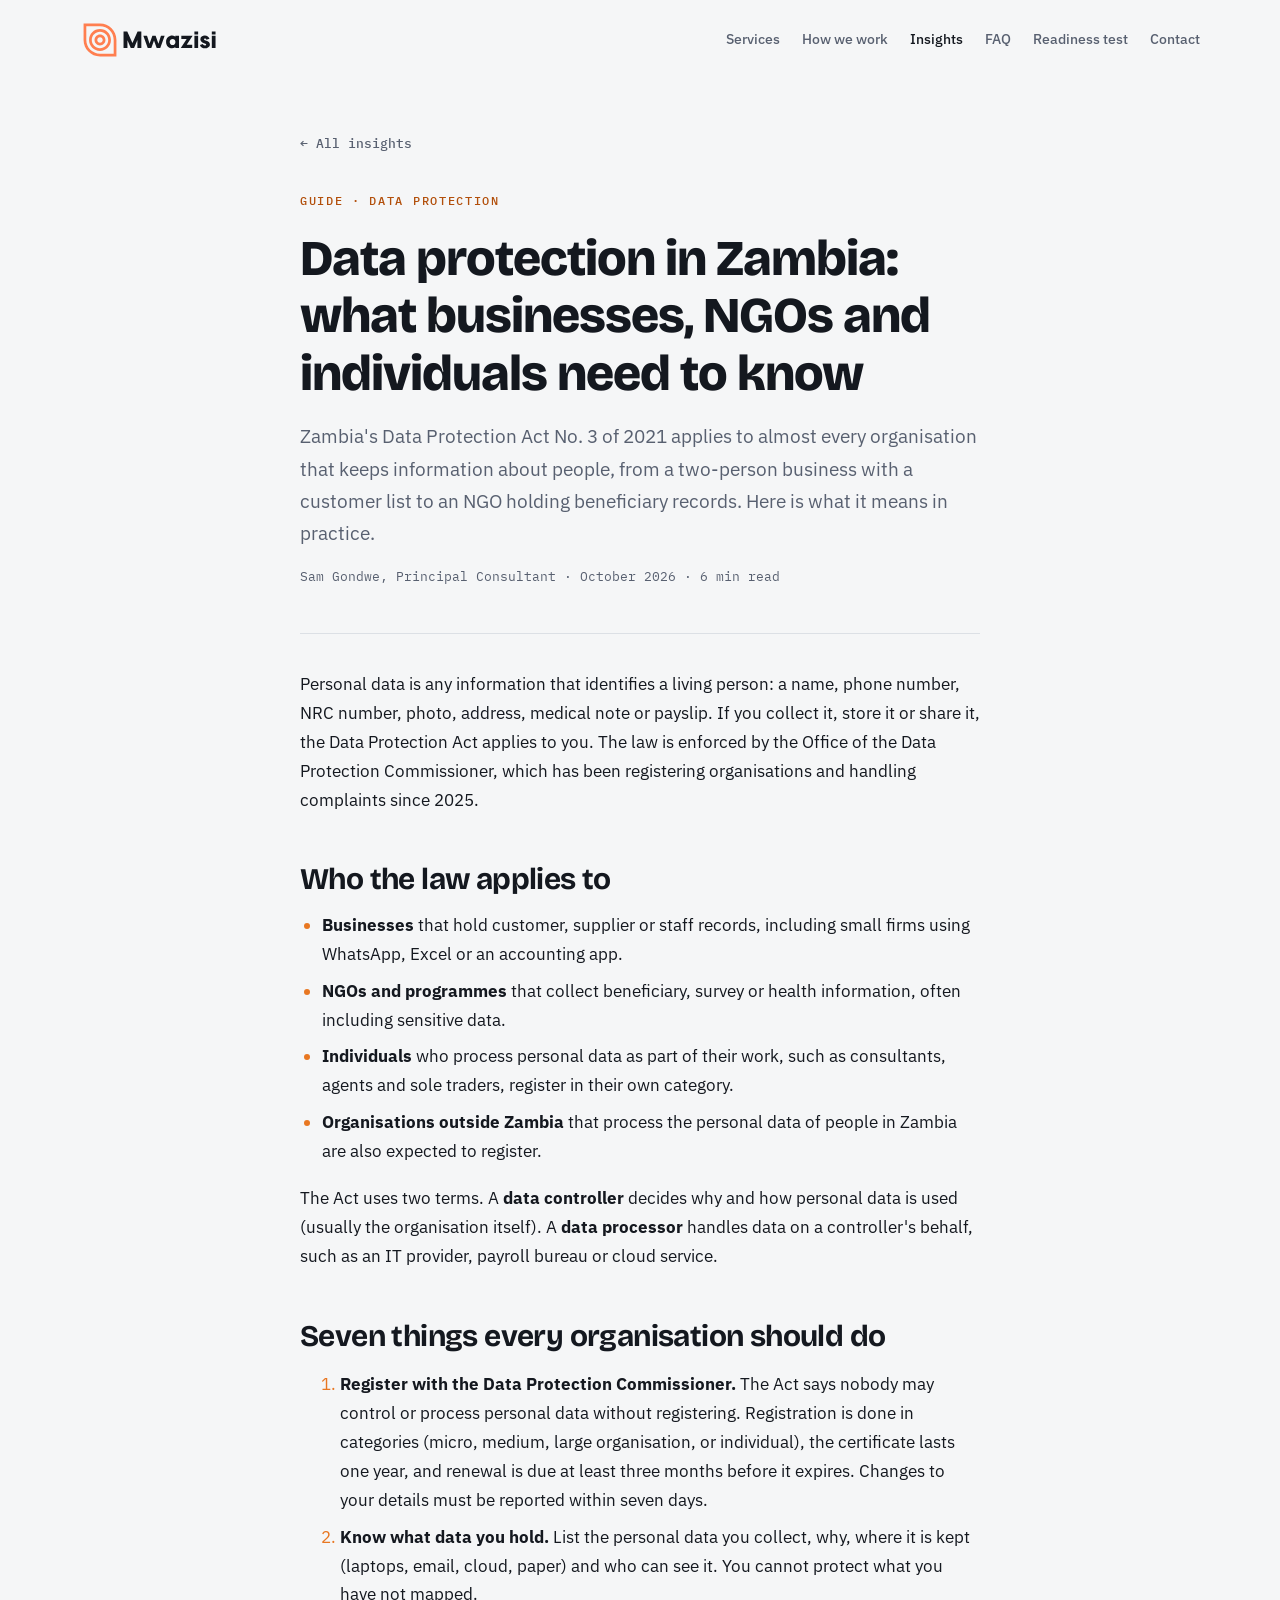
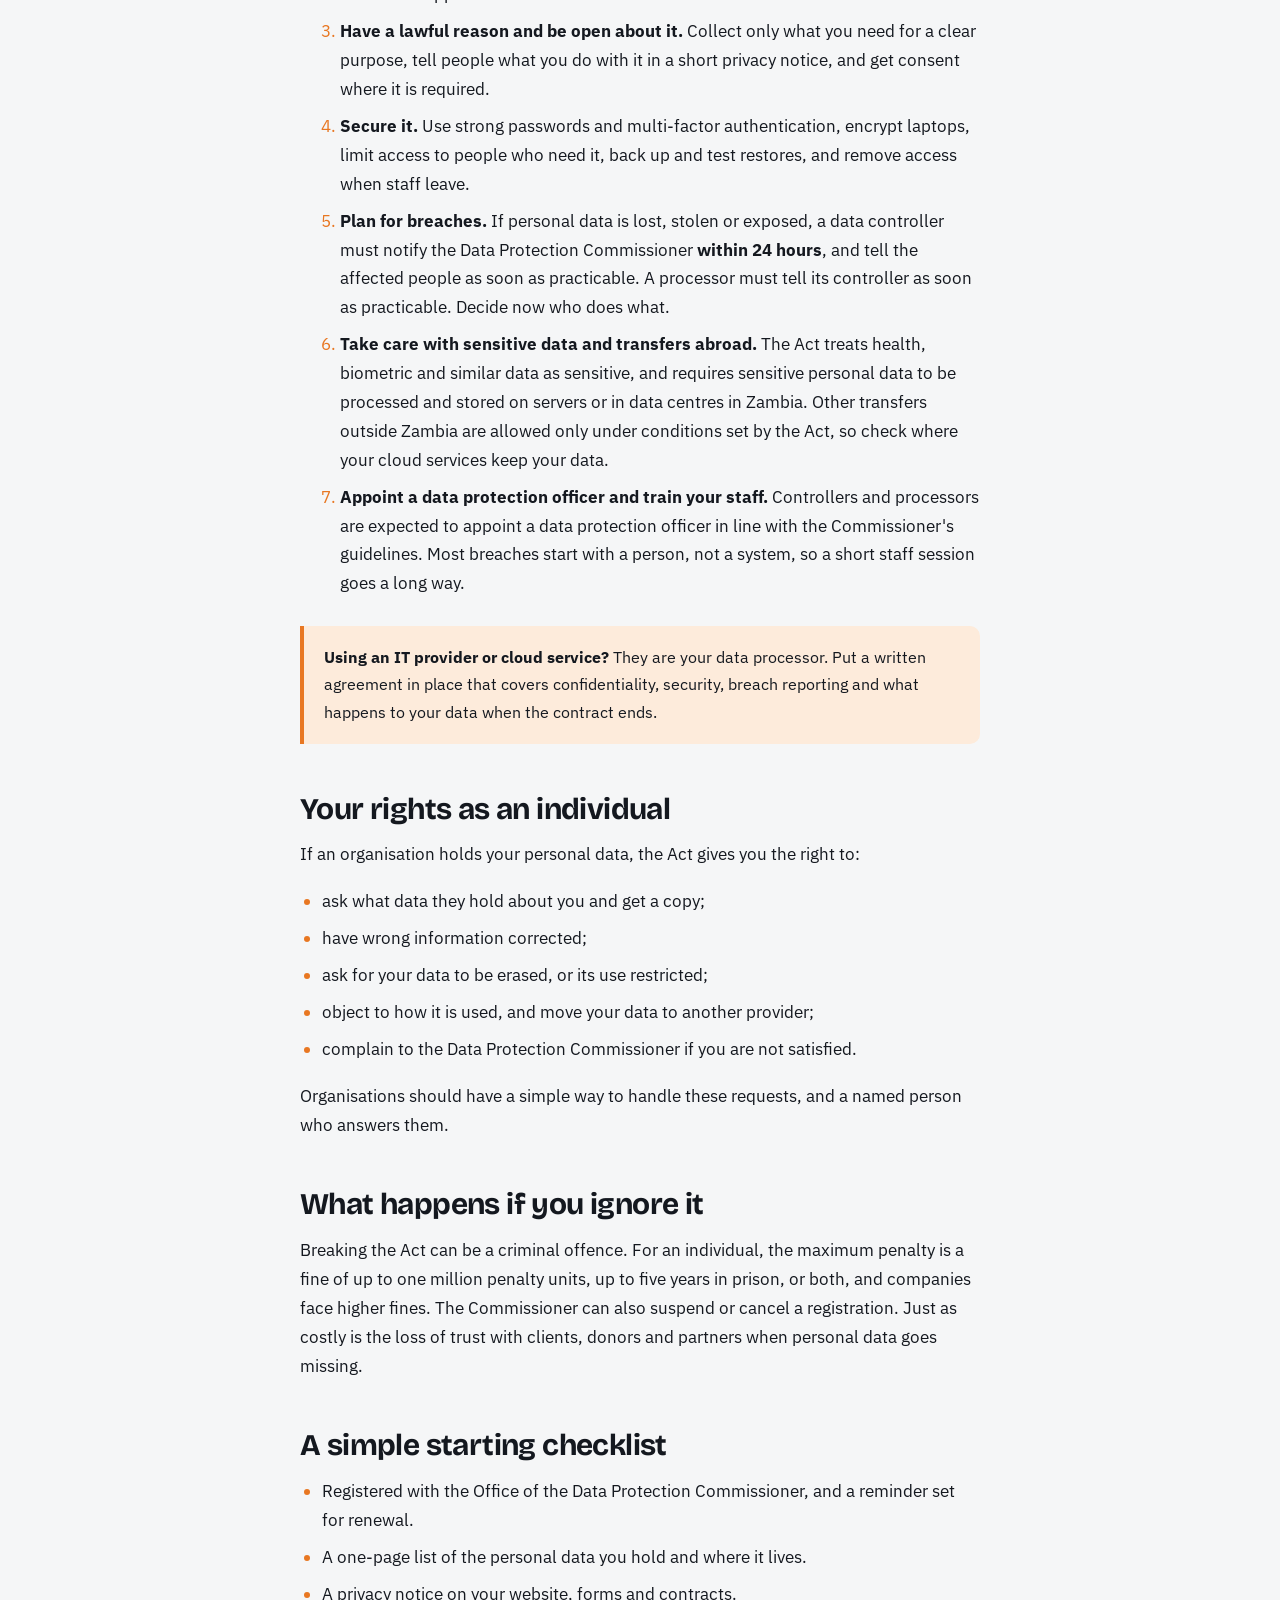
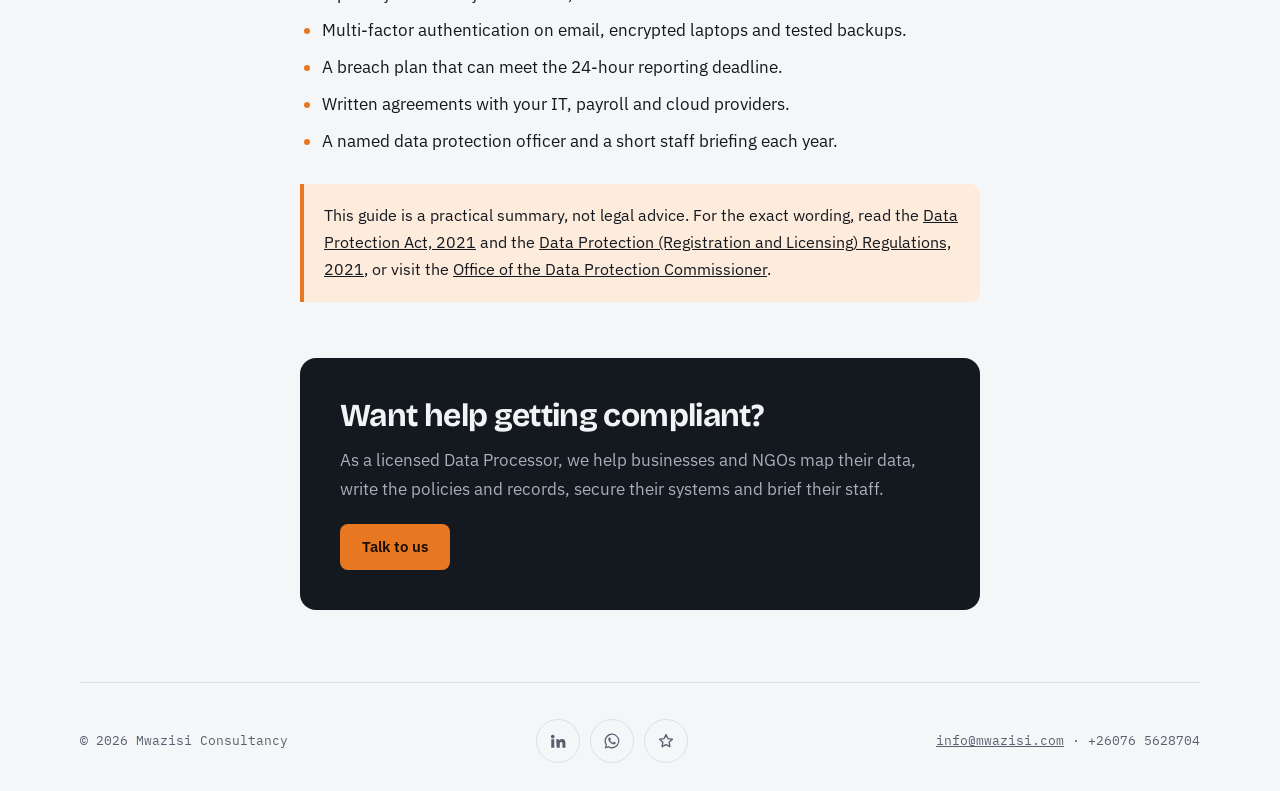
<file: insights/data-protection-in-zambia.html>
<!doctype html>
<html lang="en">
<head>
<meta charset="utf-8">
<meta name="viewport" content="width=device-width, initial-scale=1">
<title>Data protection in Zambia: a practical guide | Mwazisi</title>
<meta name="description" content="A plain-language guide to Zambia's Data Protection Act No. 3 of 2021: who must register, what to do, breach reporting, and your rights as an individual.">
<link rel="canonical" href="https://www.mwazisi.com/insights/data-protection-in-zambia.html">
<meta property="og:type" content="article">
<meta property="og:site_name" content="Mwazisi Consultancy">
<meta property="og:title" content="Data protection in Zambia: a practical guide | Mwazisi">
<meta property="og:description" content="A plain-language guide to Zambia's Data Protection Act No. 3 of 2021: who must register, what to do, breach reporting, and your rights as an individual.">
<meta property="og:url" content="https://www.mwazisi.com/insights/data-protection-in-zambia.html">
<meta property="og:image" content="https://www.mwazisi.com/assets/og-image.png">
<meta property="og:image:width" content="1200">
<meta property="og:image:height" content="630">
<meta property="og:image:alt" content="Mwazisi Consultancy: IT support and managed IT services in Lusaka, Zambia">
<meta property="og:locale" content="en_GB">
<meta property="article:published_time" content="2026-10-26">
<meta property="article:author" content="Sam Gondwe">
<meta name="twitter:card" content="summary_large_image">
<script type="application/ld+json">
{
 "@context": "https://schema.org",
 "@type": "Article",
 "headline": "Data protection in Zambia: what businesses, NGOs and individuals need to know",
 "description": "A plain-language guide to Zambia's Data Protection Act No. 3 of 2021: who must register, what to do, breach reporting, and your rights as an individual.",
 "datePublished": "2026-10-26",
 "dateModified": "2026-10-26",
 "author": {
  "@type": "Person",
  "name": "Sam Gondwe",
  "jobTitle": "Principal Consultant"
 },
 "publisher": {
  "@type": "Organization",
  "@id": "https://www.mwazisi.com/#organization",
  "name": "Mwazisi Consultancy",
  "logo": {
   "@type": "ImageObject",
   "url": "https://www.mwazisi.com/assets/logo-512.png"
  }
 },
 "mainEntityOfPage": "https://www.mwazisi.com/insights/data-protection-in-zambia.html",
 "image": "https://www.mwazisi.com/assets/og-image.png",
 "inLanguage": "en"
}
</script>
<link rel="icon" href="/favicon.ico" sizes="48x48">
<link rel="icon" type="image/svg+xml" href="/favicon.svg">
<link rel="apple-touch-icon" href="/apple-touch-icon.png">
<link rel="preconnect" href="https://fonts.googleapis.com">
<link rel="preconnect" href="https://fonts.gstatic.com" crossorigin>
<link rel="stylesheet" href="https://fonts.googleapis.com/css2?family=Bricolage+Grotesque:opsz,wght@12..96,500;12..96,700;12..96,800&family=IBM+Plex+Sans:wght@400;500;600&family=IBM+Plex+Mono:wght@400;500&display=swap">
<link rel="stylesheet" href="insights.css">
</head>
<body>
<div class="wrap">
  <nav aria-label="Main">
    <a class="brand" href="../" aria-label="Mwazisi, home">
      <svg class="logo" xmlns="http://www.w3.org/2000/svg" viewBox="0 0 3162.208 909.22" role="img" aria-hidden="true"><g transform="scale(8.11041548093341) translate(10, 10)"><g transform="matrix(1.151315789473684,0,0,1.151315789473684,-11.51315789473684,-11.51315789473684)" fill="#ff7f50"><path d="M50,10H10v40c0,22.09,17.91,40,40,40h40V50C90,27.91,72.09,10,50,10z M83.333,83.333H50  c-18.379,0-33.333-14.954-33.333-33.333V16.667H50c18.379,0,33.333,14.955,33.333,33.333V83.333z"/><path d="M50,23.333c-14.727,0-26.667,11.94-26.667,26.667S35.273,76.667,50,76.667S76.667,64.727,76.667,50S64.727,23.333,50,23.333  z M50,70c-11.048,0-20-8.955-20-20s8.952-20,20-20c11.045,0,20,8.955,20,20S61.045,70,50,70z"/><path d="M50,36.667c-7.363,0-13.333,5.97-13.333,13.333S42.637,63.333,50,63.333S63.333,57.363,63.333,50S57.363,36.667,50,36.667z   M50,56.667c-3.682,0-6.667-2.985-6.667-6.667s2.985-6.667,6.667-6.667s6.667,2.985,6.667,6.667S53.682,56.667,50,56.667z"/></g><g transform="matrix(3.3046480499309276,0,0,3.3046480499309276,108.03442375828398,2.63476198618665)" fill="currentColor"><path d="M16.3 6 l0 14 l-3.32 0 l0 -6.76 l-2.86 6.76 l-2.78 0 l-2.82 -6.72 l0 6.72 l-3.32 0 l0 -14 l3.18 0 l4.38 9.72 l4.36 -9.72 l3.18 0 z M32.94 9.56 l3.14 0 l-3.72 10.44 l-3.04 0 l-2.28 -6.5 l-2.28 6.5 l-3.04 0 l-3.72 -10.44 l3.14 0 l2.14 6.68 l2.38 -6.68 l2.76 0 l2.38 6.68 z M45.08 9.6 l3.16 0 l0 10.4 l-3.16 0 l0 -1.04 c-0.14 0.36 -1.08 1.24 -2.68 1.24 c-2.38 0 -5.12 -1.7 -5.12 -5.42 c0 -3.58 2.74 -5.36 5.12 -5.36 c1.6 0 2.54 0.92 2.68 1.14 l0 -0.96 z M42.86 17.42 c1.3 0 2.36 -0.9 2.36 -2.64 c0 -1.68 -1.06 -2.58 -2.36 -2.58 c-1.36 0 -2.52 0.92 -2.52 2.58 c0 1.72 1.16 2.64 2.52 2.64 z M59.8 9.6 l-5 7.64 l4.66 0 l0 2.76 l-9.7 0 l5 -7.64 l-4.54 0 l0 -2.76 l9.58 0 z M64.48 5.86 l0 2.66 l-3.16 0 l0 -2.66 l3.16 0 z M64.48 9.6 l0 10.4 l-3.16 0 l0 -10.4 l3.16 0 z M71.46 12.88 c-0.28 -0.72 -0.7 -0.96 -1.16 -0.96 c-0.42 0 -0.84 0.24 -0.84 0.64 c0 0.38 0.24 0.6 0.7 0.76 l1.32 0.46 c1.48 0.54 2.98 1.08 2.98 3.16 c0 2.1 -2.1 3.3 -4.26 3.3 c-1.94 0 -3.76 -1.14 -4.2 -2.96 l2.48 -0.78 c0.26 0.58 0.72 1.24 1.72 1.24 c0.68 0 1.12 -0.44 1.12 -0.84 c0 -0.2 -0.16 -0.46 -0.66 -0.66 l-1.22 -0.44 c-2.08 -0.76 -3.06 -1.82 -3.06 -3.3 c0 -1.94 1.8 -3.08 3.78 -3.08 c2.02 0 3.36 1.1 3.96 2.76 z M79.24 5.86 l0 2.66 l-3.16 0 l0 -2.66 l3.16 0 z M79.24 9.6 l0 10.4 l-3.16 0 l0 -10.4 l3.16 0 z"/></g></g></svg>
      <span class="sr">Mwazisi Consultancy</span>
    </a>
    <ul>
      <li><a href="../#services">Services</a></li>
      <li><a href="../#process">How we work</a></li>
      <li><a href="./" aria-current="page">Insights</a></li>
      <li><a href="../faq/">FAQ</a></li>
      <li><a href="../digital-readiness/">Readiness test</a></li>
      <li><a href="../#contact">Contact</a></li>
    </ul>
  </nav>

  <article>
    <a class="back" href="./">← All insights</a>
    <header>
      <span class="eyebrow">Guide · Data protection</span>
      <h1>Data protection in Zambia: what businesses, NGOs and individuals need to know</h1>
      <p class="standfirst">Zambia's Data Protection Act No. 3 of 2021 applies to almost every organisation that keeps information about people, from a two-person business with a customer list to an NGO holding beneficiary records. Here is what it means in practice.</p>
      <p class="meta">Sam Gondwe, Principal Consultant · October 2026 · 6 min read</p>
    </header>

    <p>Personal data is any information that identifies a living person: a name, phone number, NRC number, photo, address, medical note or payslip. If you collect it, store it or share it, the Data Protection Act applies to you. The law is enforced by the Office of the Data Protection Commissioner, which has been registering organisations and handling complaints since 2025.</p>

    <h2>Who the law applies to</h2>
    <ul>
      <li><strong>Businesses</strong> that hold customer, supplier or staff records, including small firms using WhatsApp, Excel or an accounting app.</li>
      <li><strong>NGOs and programmes</strong> that collect beneficiary, survey or health information, often including sensitive data.</li>
      <li><strong>Individuals</strong> who process personal data as part of their work, such as consultants, agents and sole traders, register in their own category.</li>
      <li><strong>Organisations outside Zambia</strong> that process the personal data of people in Zambia are also expected to register.</li>
    </ul>
    <p>The Act uses two terms. A <strong>data controller</strong> decides why and how personal data is used (usually the organisation itself). A <strong>data processor</strong> handles data on a controller's behalf, such as an IT provider, payroll bureau or cloud service.</p>

    <h2>Seven things every organisation should do</h2>
    <ol>
      <li><strong>Register with the Data Protection Commissioner.</strong> The Act says nobody may control or process personal data without registering. Registration is done in categories (micro, medium, large organisation, or individual), the certificate lasts one year, and renewal is due at least three months before it expires. Changes to your details must be reported within seven days.</li>
      <li><strong>Know what data you hold.</strong> List the personal data you collect, why, where it is kept (laptops, email, cloud, paper) and who can see it. You cannot protect what you have not mapped.</li>
      <li><strong>Have a lawful reason and be open about it.</strong> Collect only what you need for a clear purpose, tell people what you do with it in a short privacy notice, and get consent where it is required.</li>
      <li><strong>Secure it.</strong> Use strong passwords and multi-factor authentication, encrypt laptops, limit access to people who need it, back up and test restores, and remove access when staff leave.</li>
      <li><strong>Plan for breaches.</strong> If personal data is lost, stolen or exposed, a data controller must notify the Data Protection Commissioner <strong>within 24 hours</strong>, and tell the affected people as soon as practicable. A processor must tell its controller as soon as practicable. Decide now who does what.</li>
      <li><strong>Take care with sensitive data and transfers abroad.</strong> The Act treats health, biometric and similar data as sensitive, and requires sensitive personal data to be processed and stored on servers or in data centres in Zambia. Other transfers outside Zambia are allowed only under conditions set by the Act, so check where your cloud services keep your data.</li>
      <li><strong>Appoint a data protection officer and train your staff.</strong> Controllers and processors are expected to appoint a data protection officer in line with the Commissioner's guidelines. Most breaches start with a person, not a system, so a short staff session goes a long way.</li>
    </ol>

    <div class="note">
      <p><strong>Using an IT provider or cloud service?</strong> They are your data processor. Put a written agreement in place that covers confidentiality, security, breach reporting and what happens to your data when the contract ends.</p>
    </div>

    <h2>Your rights as an individual</h2>
    <p>If an organisation holds your personal data, the Act gives you the right to:</p>
    <ul>
      <li>ask what data they hold about you and get a copy;</li>
      <li>have wrong information corrected;</li>
      <li>ask for your data to be erased, or its use restricted;</li>
      <li>object to how it is used, and move your data to another provider;</li>
      <li>complain to the Data Protection Commissioner if you are not satisfied.</li>
    </ul>
    <p>Organisations should have a simple way to handle these requests, and a named person who answers them.</p>

    <h2>What happens if you ignore it</h2>
    <p>Breaking the Act can be a criminal offence. For an individual, the maximum penalty is a fine of up to one million penalty units, up to five years in prison, or both, and companies face higher fines. The Commissioner can also suspend or cancel a registration. Just as costly is the loss of trust with clients, donors and partners when personal data goes missing.</p>

    <h2>A simple starting checklist</h2>
    <ul>
      <li>Registered with the Office of the Data Protection Commissioner, and a reminder set for renewal.</li>
      <li>A one-page list of the personal data you hold and where it lives.</li>
      <li>A privacy notice on your website, forms and contracts.</li>
      <li>Multi-factor authentication on email, encrypted laptops and tested backups.</li>
      <li>A breach plan that can meet the 24-hour reporting deadline.</li>
      <li>Written agreements with your IT, payroll and cloud providers.</li>
      <li>A named data protection officer and a short staff briefing each year.</li>
    </ul>

    <div class="note">
      <p>This guide is a practical summary, not legal advice. For the exact wording, read the <a href="https://zambialii.org/akn/zm/act/2021/3/eng@2021-03-24" rel="noopener">Data Protection Act, 2021</a> and the <a href="https://zambialii.org/akn/zm/act/si/2021/58/eng@2021-05-14" rel="noopener">Data Protection (Registration and Licensing) Regulations, 2021</a>, or visit the <a href="https://www.dataprotection.gov.zm" rel="noopener">Office of the Data Protection Commissioner</a>.</p>
    </div>

    <section class="cta" aria-label="Contact">
      <h2>Want help getting compliant?</h2>
      <p>As a licensed Data Processor, we help businesses and NGOs map their data, write the policies and records, secure their systems and brief their staff.</p>
      <a class="btn" href="../#contact">Talk to us</a>
    </section>
  </article>

  <footer>
    <span>© 2026 Mwazisi Consultancy</span>
    <ul class="social" aria-label="Mwazisi on social media">
      <li><a href="https://www.linkedin.com/company/mwazisi/" target="_blank" rel="noopener" aria-label="Mwazisi Consultancy on LinkedIn"><svg viewBox="0 0 24 24" width="18" height="18" fill="currentColor" aria-hidden="true"><path d="M4.98 3.5a2.5 2.5 0 1 1 0 5 2.5 2.5 0 0 1 0-5zM3 9.75h4V21H3zM9.5 9.75h3.8v1.6h.06c.53-1 1.83-2.05 3.77-2.05 4.03 0 4.77 2.65 4.77 6.1V21h-4v-4.95c0-1.18-.02-2.7-1.65-2.7-1.65 0-1.9 1.29-1.9 2.62V21h-4z"/></svg></a></li>
      <li><a href="https://wa.me/260765628704" target="_blank" rel="noopener" aria-label="Chat with Mwazisi on WhatsApp"><svg viewBox="0 0 24 24" width="18" height="18" fill="currentColor" aria-hidden="true"><path d="M12.04 2a9.9 9.9 0 0 0-8.45 15.06L2.2 22l5.07-1.33A9.9 9.9 0 1 0 12.04 2zm0 18.06a8.16 8.16 0 0 1-4.16-1.14l-.3-.18-3.01.79.8-2.93-.2-.31a8.17 8.17 0 1 1 6.87 3.77zm4.48-6.12c-.25-.12-1.46-.72-1.69-.8-.23-.08-.39-.12-.55.12-.16.25-.63.8-.78.96-.14.17-.29.19-.53.06-.25-.12-1.04-.38-1.98-1.22-.73-.65-1.23-1.46-1.37-1.7-.14-.25-.02-.38.11-.5.11-.11.25-.29.37-.43.12-.15.16-.25.25-.41.08-.17.04-.31-.02-.44-.06-.12-.55-1.33-.76-1.82-.2-.48-.4-.41-.55-.42h-.47a.9.9 0 0 0-.65.31c-.23.25-.86.84-.86 2.05s.88 2.38 1 2.54c.12.17 1.73 2.64 4.2 3.7.59.25 1.05.4 1.4.52.59.19 1.13.16 1.55.1.47-.07 1.46-.6 1.66-1.17.21-.58.21-1.07.15-1.17-.06-.1-.22-.17-.47-.29z"/></svg></a></li>
      <li><a href="https://g.page/r/CYcyjVPgs0gBEBI/review" target="_blank" rel="noopener" aria-label="Review Mwazisi Consultancy on Google"><svg viewBox="0 0 24 24" width="18" height="18" fill="none" stroke="currentColor" stroke-width="1.8" stroke-linejoin="round" aria-hidden="true"><path d="M12 3.5l2.6 5.3 5.9.9-4.3 4.1 1 5.8L12 16.9l-5.2 2.7 1-5.8L3.5 9.7l5.9-.9z"/></svg></a></li>
    </ul>
    <span><a href="mailto:info@mwazisi.com">info@mwazisi.com</a> · +26076 5628704</span>
  </footer>
</div>
</body>
</html>
</file>
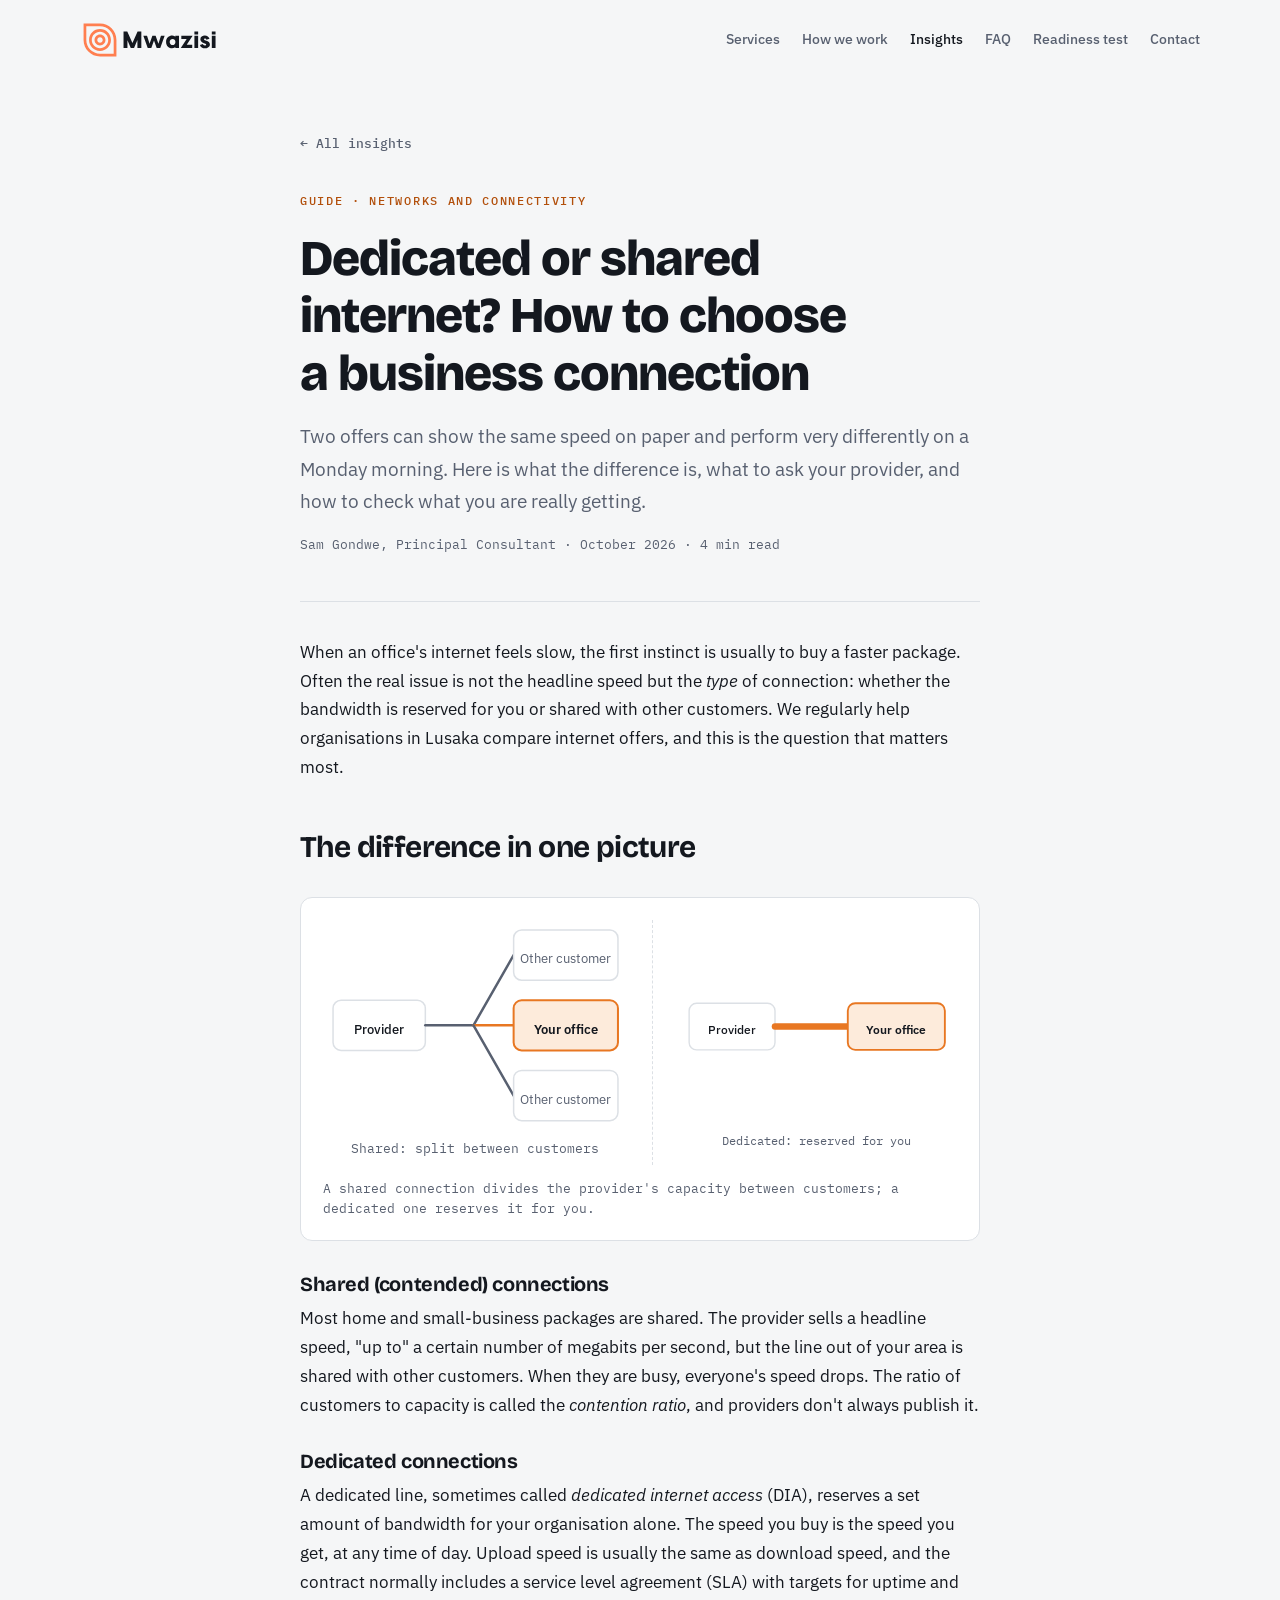
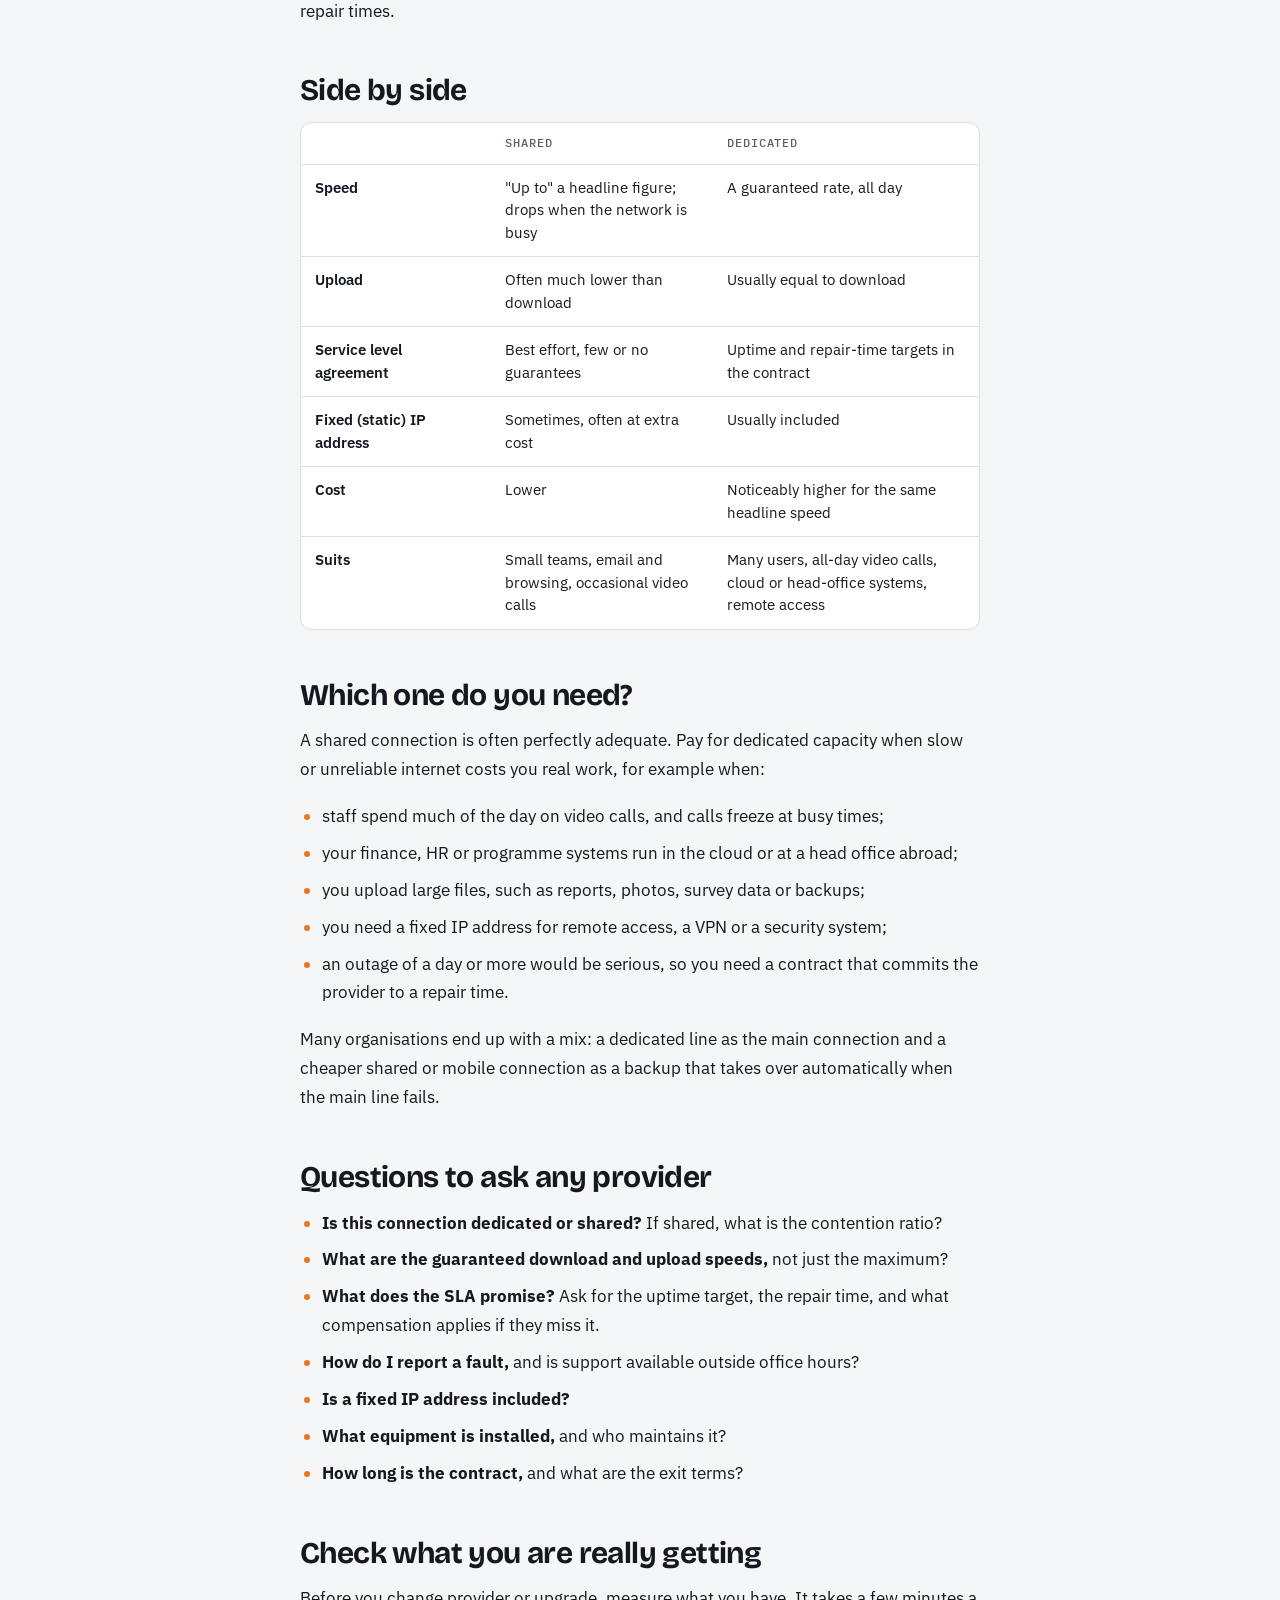
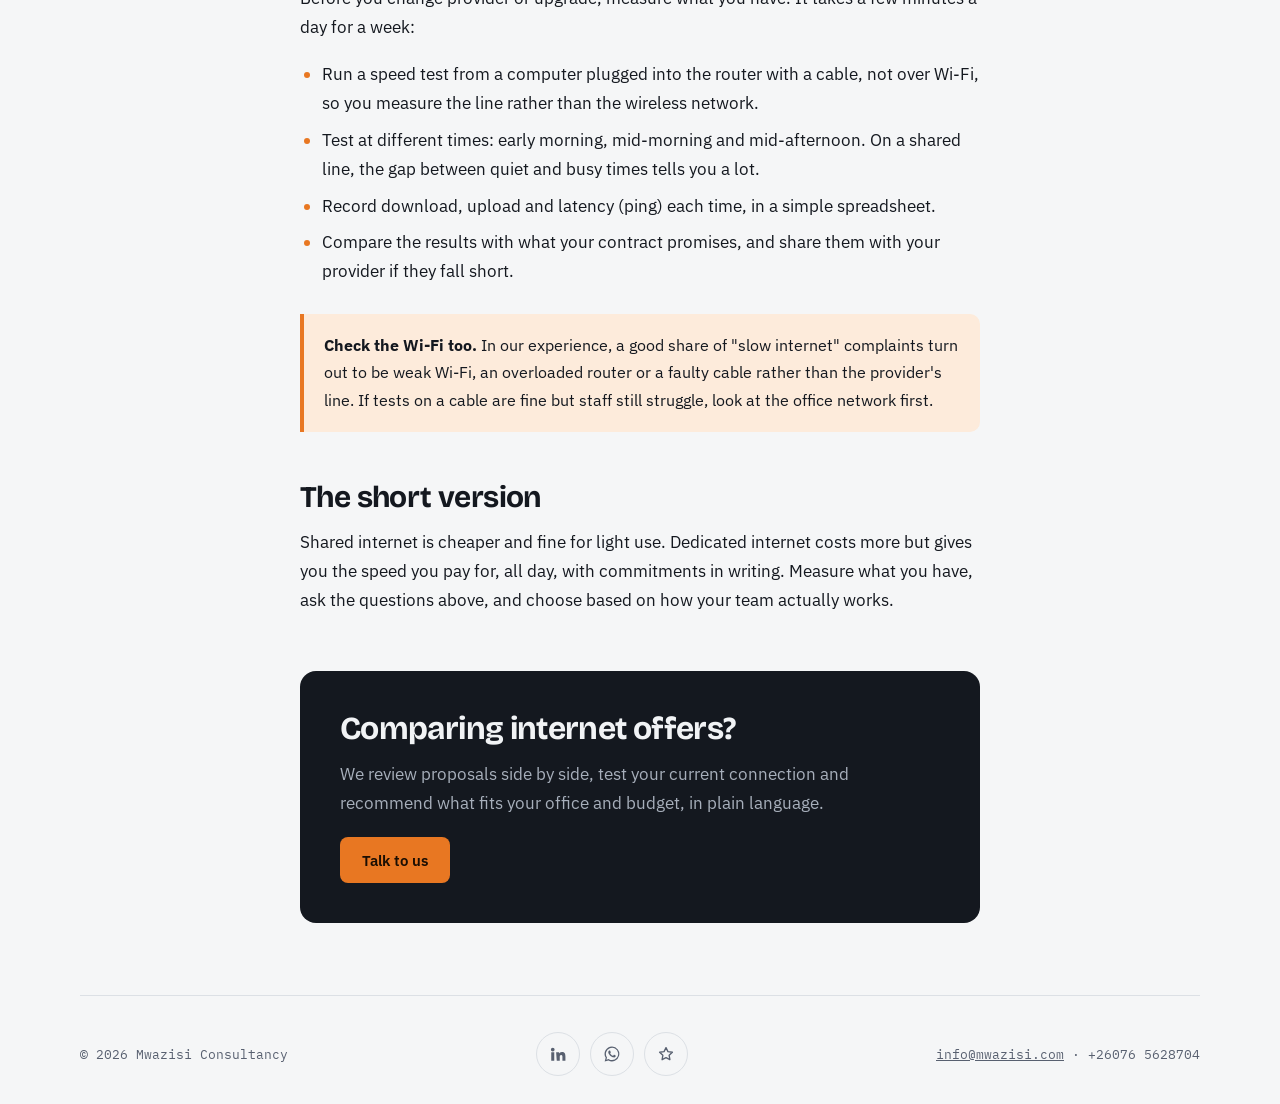
<file: insights/dedicated-vs-shared-internet.html>
<!doctype html>
<html lang="en">
<head>
<meta charset="utf-8">
<meta name="viewport" content="width=device-width, initial-scale=1">
<title>Dedicated or shared business internet in Zambia | Mwazisi</title>
<meta name="description" content="Dedicated or shared business internet in Zambia? What the difference is, what to ask providers, and how to test the speed you actually get.">
<link rel="canonical" href="https://www.mwazisi.com/insights/dedicated-vs-shared-internet.html">
<meta property="og:type" content="article">
<meta property="og:site_name" content="Mwazisi Consultancy">
<meta property="og:title" content="Dedicated or shared business internet in Zambia | Mwazisi">
<meta property="og:description" content="Dedicated or shared business internet in Zambia? What the difference is, what to ask providers, and how to test the speed you actually get.">
<meta property="og:url" content="https://www.mwazisi.com/insights/dedicated-vs-shared-internet.html">
<meta property="og:image" content="https://www.mwazisi.com/assets/og-image.png">
<meta property="og:image:width" content="1200">
<meta property="og:image:height" content="630">
<meta property="og:image:alt" content="Mwazisi Consultancy: IT support and managed IT services in Lusaka, Zambia">
<meta property="og:locale" content="en_GB">
<meta property="article:published_time" content="2026-10-21">
<meta property="article:author" content="Sam Gondwe">
<meta name="twitter:card" content="summary_large_image">
<script type="application/ld+json">
{
 "@context": "https://schema.org",
 "@type": "Article",
 "headline": "Dedicated or shared internet? How to choose a business connection",
 "description": "Dedicated or shared business internet in Zambia? What the difference is, what to ask providers, and how to test the speed you actually get.",
 "datePublished": "2026-10-21",
 "dateModified": "2026-10-24",
 "author": {
  "@type": "Person",
  "name": "Sam Gondwe",
  "jobTitle": "Principal Consultant"
 },
 "publisher": {
  "@type": "Organization",
  "@id": "https://www.mwazisi.com/#organization",
  "name": "Mwazisi Consultancy",
  "logo": {
   "@type": "ImageObject",
   "url": "https://www.mwazisi.com/assets/logo-512.png"
  }
 },
 "mainEntityOfPage": "https://www.mwazisi.com/insights/dedicated-vs-shared-internet.html",
 "image": "https://www.mwazisi.com/assets/og-image.png",
 "inLanguage": "en"
}
</script>
<link rel="icon" href="/favicon.ico" sizes="48x48">
<link rel="icon" type="image/svg+xml" href="/favicon.svg">
<link rel="apple-touch-icon" href="/apple-touch-icon.png">
<link rel="preconnect" href="https://fonts.googleapis.com">
<link rel="preconnect" href="https://fonts.gstatic.com" crossorigin>
<link rel="stylesheet" href="https://fonts.googleapis.com/css2?family=Bricolage+Grotesque:opsz,wght@12..96,500;12..96,700;12..96,800&family=IBM+Plex+Sans:wght@400;500;600&family=IBM+Plex+Mono:wght@400;500&display=swap">
<link rel="stylesheet" href="insights.css">
</head>
<body>
<div class="wrap">
  <nav aria-label="Main">
    <a class="brand" href="../" aria-label="Mwazisi, home">
      <svg class="logo" xmlns="http://www.w3.org/2000/svg" viewBox="0 0 3162.208 909.22" role="img" aria-hidden="true"><g transform="scale(8.11041548093341) translate(10, 10)"><g transform="matrix(1.151315789473684,0,0,1.151315789473684,-11.51315789473684,-11.51315789473684)" fill="#ff7f50"><path d="M50,10H10v40c0,22.09,17.91,40,40,40h40V50C90,27.91,72.09,10,50,10z M83.333,83.333H50  c-18.379,0-33.333-14.954-33.333-33.333V16.667H50c18.379,0,33.333,14.955,33.333,33.333V83.333z"/><path d="M50,23.333c-14.727,0-26.667,11.94-26.667,26.667S35.273,76.667,50,76.667S76.667,64.727,76.667,50S64.727,23.333,50,23.333  z M50,70c-11.048,0-20-8.955-20-20s8.952-20,20-20c11.045,0,20,8.955,20,20S61.045,70,50,70z"/><path d="M50,36.667c-7.363,0-13.333,5.97-13.333,13.333S42.637,63.333,50,63.333S63.333,57.363,63.333,50S57.363,36.667,50,36.667z   M50,56.667c-3.682,0-6.667-2.985-6.667-6.667s2.985-6.667,6.667-6.667s6.667,2.985,6.667,6.667S53.682,56.667,50,56.667z"/></g><g transform="matrix(3.3046480499309276,0,0,3.3046480499309276,108.03442375828398,2.63476198618665)" fill="currentColor"><path d="M16.3 6 l0 14 l-3.32 0 l0 -6.76 l-2.86 6.76 l-2.78 0 l-2.82 -6.72 l0 6.72 l-3.32 0 l0 -14 l3.18 0 l4.38 9.72 l4.36 -9.72 l3.18 0 z M32.94 9.56 l3.14 0 l-3.72 10.44 l-3.04 0 l-2.28 -6.5 l-2.28 6.5 l-3.04 0 l-3.72 -10.44 l3.14 0 l2.14 6.68 l2.38 -6.68 l2.76 0 l2.38 6.68 z M45.08 9.6 l3.16 0 l0 10.4 l-3.16 0 l0 -1.04 c-0.14 0.36 -1.08 1.24 -2.68 1.24 c-2.38 0 -5.12 -1.7 -5.12 -5.42 c0 -3.58 2.74 -5.36 5.12 -5.36 c1.6 0 2.54 0.92 2.68 1.14 l0 -0.96 z M42.86 17.42 c1.3 0 2.36 -0.9 2.36 -2.64 c0 -1.68 -1.06 -2.58 -2.36 -2.58 c-1.36 0 -2.52 0.92 -2.52 2.58 c0 1.72 1.16 2.64 2.52 2.64 z M59.8 9.6 l-5 7.64 l4.66 0 l0 2.76 l-9.7 0 l5 -7.64 l-4.54 0 l0 -2.76 l9.58 0 z M64.48 5.86 l0 2.66 l-3.16 0 l0 -2.66 l3.16 0 z M64.48 9.6 l0 10.4 l-3.16 0 l0 -10.4 l3.16 0 z M71.46 12.88 c-0.28 -0.72 -0.7 -0.96 -1.16 -0.96 c-0.42 0 -0.84 0.24 -0.84 0.64 c0 0.38 0.24 0.6 0.7 0.76 l1.32 0.46 c1.48 0.54 2.98 1.08 2.98 3.16 c0 2.1 -2.1 3.3 -4.26 3.3 c-1.94 0 -3.76 -1.14 -4.2 -2.96 l2.48 -0.78 c0.26 0.58 0.72 1.24 1.72 1.24 c0.68 0 1.12 -0.44 1.12 -0.84 c0 -0.2 -0.16 -0.46 -0.66 -0.66 l-1.22 -0.44 c-2.08 -0.76 -3.06 -1.82 -3.06 -3.3 c0 -1.94 1.8 -3.08 3.78 -3.08 c2.02 0 3.36 1.1 3.96 2.76 z M79.24 5.86 l0 2.66 l-3.16 0 l0 -2.66 l3.16 0 z M79.24 9.6 l0 10.4 l-3.16 0 l0 -10.4 l3.16 0 z"/></g></g></svg>
      <span class="sr">Mwazisi Consultancy</span>
    </a>
    <ul>
      <li><a href="../#services">Services</a></li>
      <li><a href="../#process">How we work</a></li>
      <li><a href="./" aria-current="page">Insights</a></li>
      <li><a href="../faq/">FAQ</a></li>
      <li><a href="../digital-readiness/">Readiness test</a></li>
      <li><a href="../#contact">Contact</a></li>
    </ul>
  </nav>

  <article>
    <a class="back" href="./">← All insights</a>
    <header>
      <span class="eyebrow">Guide · Networks and connectivity</span>
      <h1>Dedicated or shared internet? How to choose a business connection</h1>
      <p class="standfirst">Two offers can show the same speed on paper and perform very differently on a Monday morning. Here is what the difference is, what to ask your provider, and how to check what you are really getting.</p>
      <p class="meta">Sam Gondwe, Principal Consultant · October 2026 · 4 min read</p>
    </header>

    <p>When an office's internet feels slow, the first instinct is usually to buy a faster package. Often the real issue is not the headline speed but the <em>type</em> of connection: whether the bandwidth is reserved for you or shared with other customers. We regularly help organisations in Lusaka compare internet offers, and this is the question that matters most.</p>

    <h2>The difference in one picture</h2>

    <figure>
      <div class="diagram-pair">
      <svg class="diagram" viewBox="0 20 304 245" role="img" aria-label="Shared connection: one line from the provider splits between your office and two other customers.">
        <rect class="d-box" x="10" y="100" width="92" height="50" rx="8"></rect>
        <text class="d-text" x="56" y="130" text-anchor="middle">Provider</text>
        <line class="d-line" x1="102" y1="125" x2="150" y2="125"></line>
        <line class="d-line" x1="150" y1="125" x2="190" y2="55"></line>
        <line class="d-line accent" x1="150" y1="125" x2="190" y2="125"></line>
        <line class="d-line" x1="150" y1="125" x2="190" y2="195"></line>
        <rect class="d-box" x="190" y="30" width="104" height="50" rx="8"></rect>
        <text class="d-text muted" x="242" y="60" text-anchor="middle">Other customer</text>
        <rect class="d-box accent" x="190" y="100" width="104" height="50" rx="8"></rect>
        <text class="d-text strong" x="242" y="130" text-anchor="middle">Your office</text>
        <rect class="d-box" x="190" y="170" width="104" height="50" rx="8"></rect>
        <text class="d-text muted" x="242" y="200" text-anchor="middle">Other customer</text>
        <text class="d-cap" x="152" y="252" text-anchor="middle">Shared: split between customers</text>
      </svg>
      <svg class="diagram" viewBox="343 20 300 245" role="img" aria-label="Dedicated connection: a single line from the provider runs only to your office.">
        <rect class="d-box" x="356" y="100" width="92" height="50" rx="8"></rect>
        <text class="d-text" x="402" y="130" text-anchor="middle">Provider</text>
        <line class="d-line accent thick" x1="448" y1="125" x2="526" y2="125"></line>
        <rect class="d-box accent" x="526" y="100" width="104" height="50" rx="8"></rect>
        <text class="d-text strong" x="578" y="130" text-anchor="middle">Your office</text>
        <text class="d-cap" x="493" y="252" text-anchor="middle">Dedicated: reserved for you</text>
      </svg>
      </div>
      <figcaption>A shared connection divides the provider's capacity between customers; a dedicated one reserves it for you.</figcaption>
    </figure>

    <h3>Shared (contended) connections</h3>
    <p>Most home and small-business packages are shared. The provider sells a headline speed, "up to" a certain number of megabits per second, but the line out of your area is shared with other customers. When they are busy, everyone's speed drops. The ratio of customers to capacity is called the <em>contention ratio</em>, and providers don't always publish it.</p>

    <h3>Dedicated connections</h3>
    <p>A dedicated line, sometimes called <em>dedicated internet access</em> (DIA), reserves a set amount of bandwidth for your organisation alone. The speed you buy is the speed you get, at any time of day. Upload speed is usually the same as download speed, and the contract normally includes a service level agreement (SLA) with targets for uptime and repair times.</p>

    <h2>Side by side</h2>
    <div class="table-wrap">
      <table>
        <thead>
          <tr><th scope="col"></th><th scope="col">Shared</th><th scope="col">Dedicated</th></tr>
        </thead>
        <tbody>
          <tr><th scope="row">Speed</th><td>"Up to" a headline figure; drops when the network is busy</td><td>A guaranteed rate, all day</td></tr>
          <tr><th scope="row">Upload</th><td>Often much lower than download</td><td>Usually equal to download</td></tr>
          <tr><th scope="row">Service level agreement</th><td>Best effort, few or no guarantees</td><td>Uptime and repair-time targets in the contract</td></tr>
          <tr><th scope="row">Fixed (static) IP address</th><td>Sometimes, often at extra cost</td><td>Usually included</td></tr>
          <tr><th scope="row">Cost</th><td>Lower</td><td>Noticeably higher for the same headline speed</td></tr>
          <tr><th scope="row">Suits</th><td>Small teams, email and browsing, occasional video calls</td><td>Many users, all-day video calls, cloud or head-office systems, remote access</td></tr>
        </tbody>
      </table>
    </div>

    <h2>Which one do you need?</h2>
    <p>A shared connection is often perfectly adequate. Pay for dedicated capacity when slow or unreliable internet costs you real work, for example when:</p>
    <ul>
      <li>staff spend much of the day on video calls, and calls freeze at busy times;</li>
      <li>your finance, HR or programme systems run in the cloud or at a head office abroad;</li>
      <li>you upload large files, such as reports, photos, survey data or backups;</li>
      <li>you need a fixed IP address for remote access, a VPN or a security system;</li>
      <li>an outage of a day or more would be serious, so you need a contract that commits the provider to a repair time.</li>
    </ul>
    <p>Many organisations end up with a mix: a dedicated line as the main connection and a cheaper shared or mobile connection as a backup that takes over automatically when the main line fails.</p>

    <h2>Questions to ask any provider</h2>
    <ul>
      <li><strong>Is this connection dedicated or shared?</strong> If shared, what is the contention ratio?</li>
      <li><strong>What are the guaranteed download and upload speeds,</strong> not just the maximum?</li>
      <li><strong>What does the SLA promise?</strong> Ask for the uptime target, the repair time, and what compensation applies if they miss it.</li>
      <li><strong>How do I report a fault,</strong> and is support available outside office hours?</li>
      <li><strong>Is a fixed IP address included?</strong></li>
      <li><strong>What equipment is installed,</strong> and who maintains it?</li>
      <li><strong>How long is the contract,</strong> and what are the exit terms?</li>
    </ul>

    <h2>Check what you are really getting</h2>
    <p>Before you change provider or upgrade, measure what you have. It takes a few minutes a day for a week:</p>
    <ul>
      <li>Run a speed test from a computer plugged into the router with a cable, not over Wi-Fi, so you measure the line rather than the wireless network.</li>
      <li>Test at different times: early morning, mid-morning and mid-afternoon. On a shared line, the gap between quiet and busy times tells you a lot.</li>
      <li>Record download, upload and latency (ping) each time, in a simple spreadsheet.</li>
      <li>Compare the results with what your contract promises, and share them with your provider if they fall short.</li>
    </ul>

    <div class="note">
      <p><strong>Check the Wi-Fi too.</strong> In our experience, a good share of "slow internet" complaints turn out to be weak Wi-Fi, an overloaded router or a faulty cable rather than the provider's line. If tests on a cable are fine but staff still struggle, look at the office network first.</p>
    </div>

    <h2>The short version</h2>
    <p>Shared internet is cheaper and fine for light use. Dedicated internet costs more but gives you the speed you pay for, all day, with commitments in writing. Measure what you have, ask the questions above, and choose based on how your team actually works.</p>

    <section class="cta" aria-label="Contact">
      <h2>Comparing internet offers?</h2>
      <p>We review proposals side by side, test your current connection and recommend what fits your office and budget, in plain language.</p>
      <a class="btn" href="../#contact">Talk to us</a>
    </section>
  </article>

  <footer>
    <span>© 2026 Mwazisi Consultancy</span>
    <ul class="social" aria-label="Mwazisi on social media">
      <li><a href="https://www.linkedin.com/company/mwazisi/" target="_blank" rel="noopener" aria-label="Mwazisi Consultancy on LinkedIn"><svg viewBox="0 0 24 24" width="18" height="18" fill="currentColor" aria-hidden="true"><path d="M4.98 3.5a2.5 2.5 0 1 1 0 5 2.5 2.5 0 0 1 0-5zM3 9.75h4V21H3zM9.5 9.75h3.8v1.6h.06c.53-1 1.83-2.05 3.77-2.05 4.03 0 4.77 2.65 4.77 6.1V21h-4v-4.95c0-1.18-.02-2.7-1.65-2.7-1.65 0-1.9 1.29-1.9 2.62V21h-4z"/></svg></a></li>
      <li><a href="https://wa.me/260765628704" target="_blank" rel="noopener" aria-label="Chat with Mwazisi on WhatsApp"><svg viewBox="0 0 24 24" width="18" height="18" fill="currentColor" aria-hidden="true"><path d="M12.04 2a9.9 9.9 0 0 0-8.45 15.06L2.2 22l5.07-1.33A9.9 9.9 0 1 0 12.04 2zm0 18.06a8.16 8.16 0 0 1-4.16-1.14l-.3-.18-3.01.79.8-2.93-.2-.31a8.17 8.17 0 1 1 6.87 3.77zm4.48-6.12c-.25-.12-1.46-.72-1.69-.8-.23-.08-.39-.12-.55.12-.16.25-.63.8-.78.96-.14.17-.29.19-.53.06-.25-.12-1.04-.38-1.98-1.22-.73-.65-1.23-1.46-1.37-1.7-.14-.25-.02-.38.11-.5.11-.11.25-.29.37-.43.12-.15.16-.25.25-.41.08-.17.04-.31-.02-.44-.06-.12-.55-1.33-.76-1.82-.2-.48-.4-.41-.55-.42h-.47a.9.9 0 0 0-.65.31c-.23.25-.86.84-.86 2.05s.88 2.38 1 2.54c.12.17 1.73 2.64 4.2 3.7.59.25 1.05.4 1.4.52.59.19 1.13.16 1.55.1.47-.07 1.46-.6 1.66-1.17.21-.58.21-1.07.15-1.17-.06-.1-.22-.17-.47-.29z"/></svg></a></li>
      <li><a href="https://g.page/r/CYcyjVPgs0gBEBI/review" target="_blank" rel="noopener" aria-label="Review Mwazisi Consultancy on Google"><svg viewBox="0 0 24 24" width="18" height="18" fill="none" stroke="currentColor" stroke-width="1.8" stroke-linejoin="round" aria-hidden="true"><path d="M12 3.5l2.6 5.3 5.9.9-4.3 4.1 1 5.8L12 16.9l-5.2 2.7 1-5.8L3.5 9.7l5.9-.9z"/></svg></a></li>
    </ul>
    <span><a href="mailto:info@mwazisi.com">info@mwazisi.com</a> · +26076 5628704</span>
  </footer>
</div>
</body>
</html>
</file>
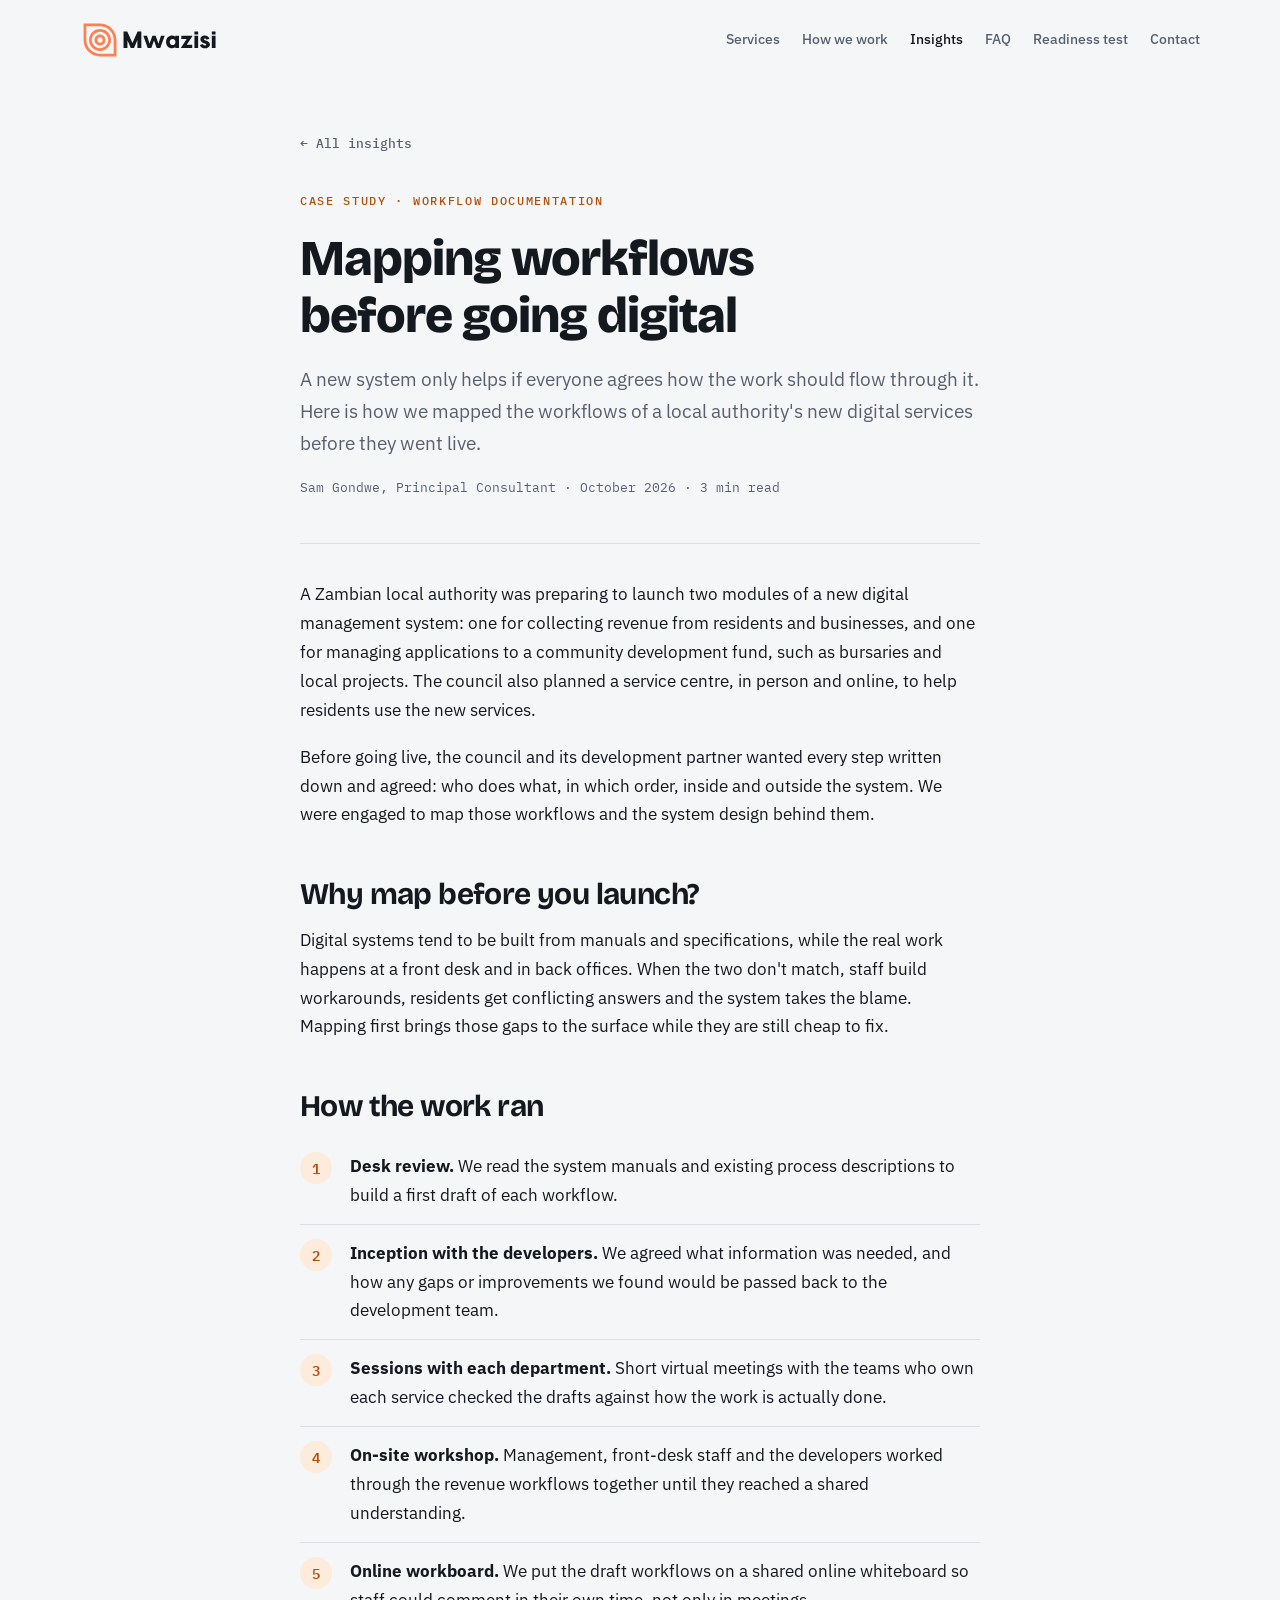
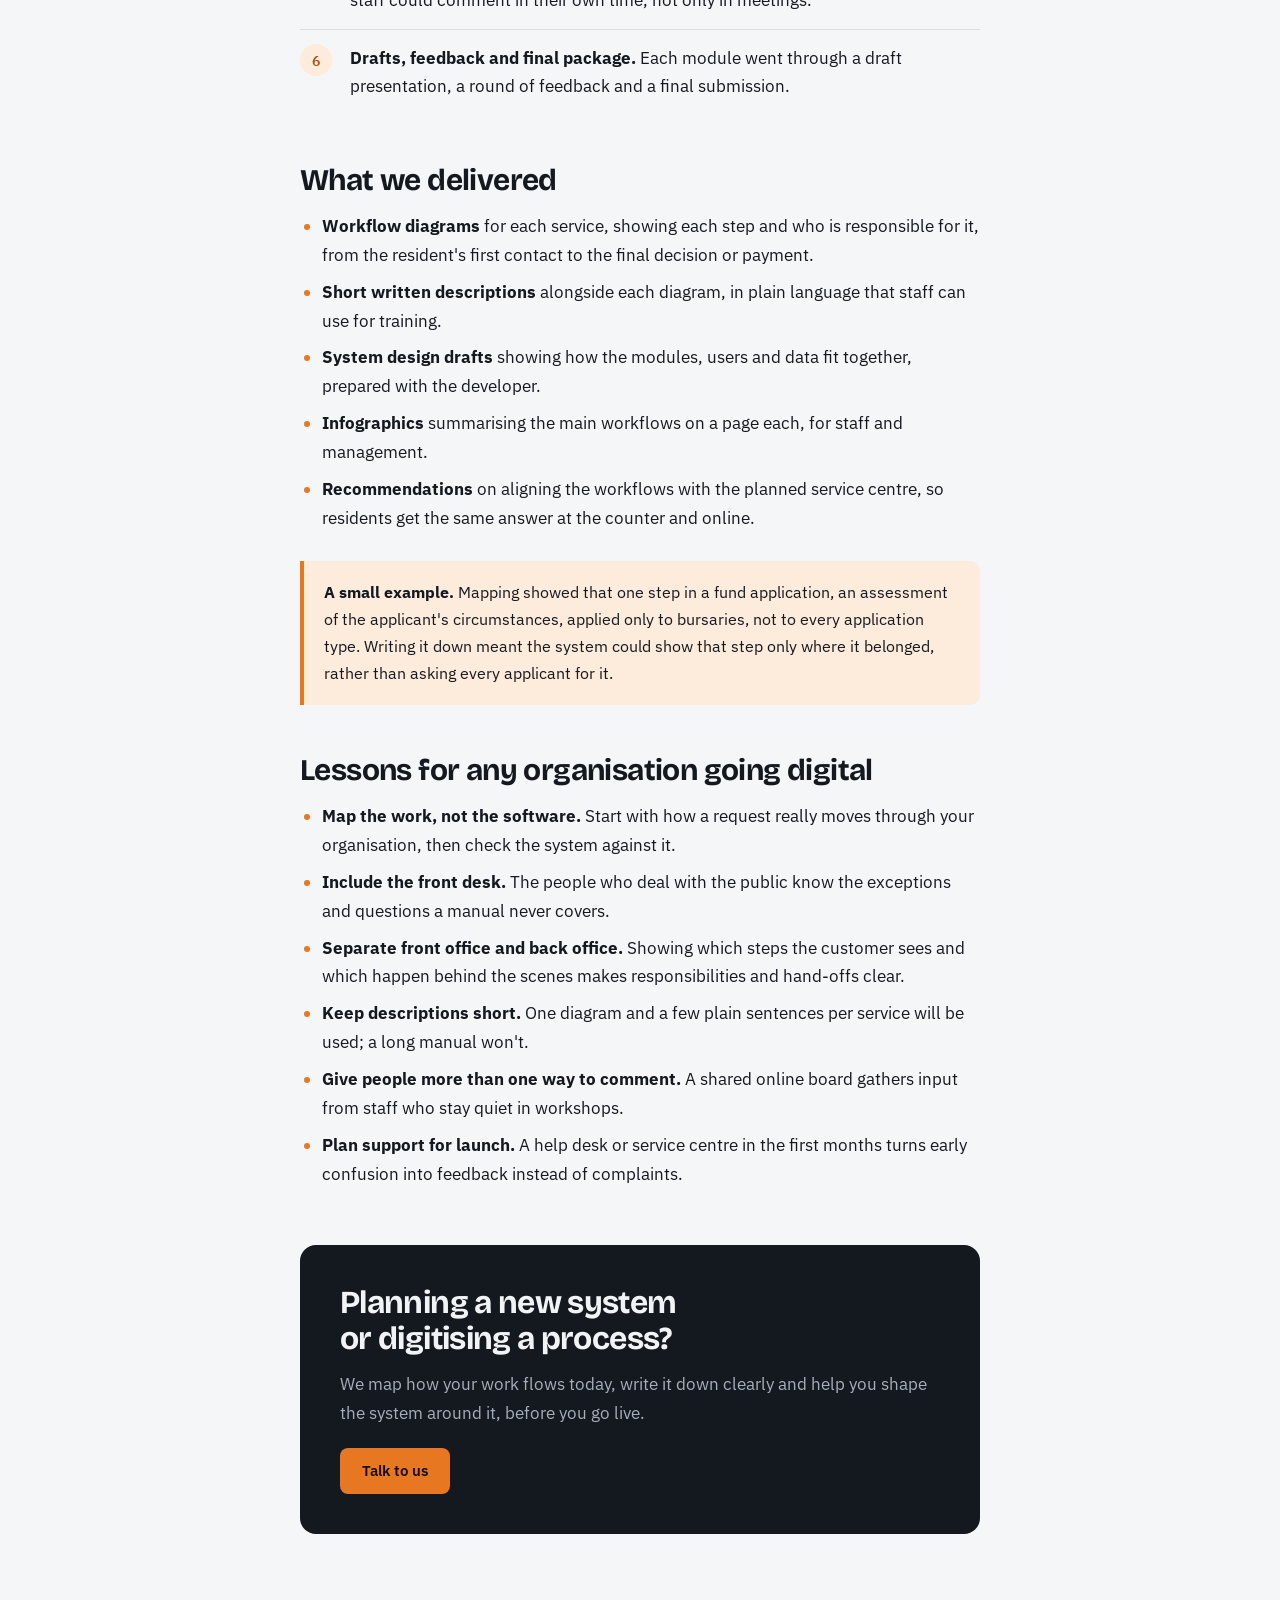
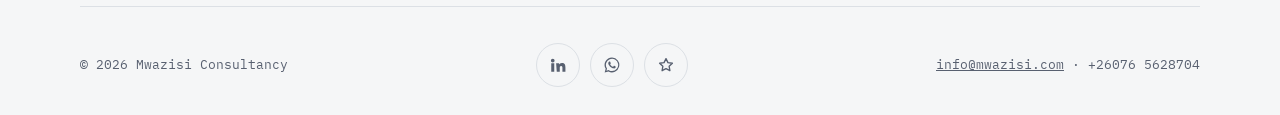
<file: insights/mapping-workflows-before-going-digital.html>
<!doctype html>
<html lang="en">
<head>
<meta charset="utf-8">
<meta name="viewport" content="width=device-width, initial-scale=1">
<title>Mapping workflows before going digital | Mwazisi Consultancy</title>
<meta name="description" content="How we mapped a local authority's workflows before a new digital system went live: the method, what we delivered, and lessons for any organisation.">
<link rel="canonical" href="https://www.mwazisi.com/insights/mapping-workflows-before-going-digital.html">
<meta property="og:type" content="article">
<meta property="og:site_name" content="Mwazisi Consultancy">
<meta property="og:title" content="Mapping workflows before going digital | Mwazisi Consultancy">
<meta property="og:description" content="How we mapped a local authority's workflows before a new digital system went live: the method, what we delivered, and lessons for any organisation.">
<meta property="og:url" content="https://www.mwazisi.com/insights/mapping-workflows-before-going-digital.html">
<meta property="og:image" content="https://www.mwazisi.com/assets/og-image.png">
<meta property="og:image:width" content="1200">
<meta property="og:image:height" content="630">
<meta property="og:image:alt" content="Mwazisi Consultancy: IT support and managed IT services in Lusaka, Zambia">
<meta property="og:locale" content="en_GB">
<meta property="article:published_time" content="2026-10-21">
<meta property="article:author" content="Sam Gondwe">
<meta name="twitter:card" content="summary_large_image">
<script type="application/ld+json">
{
 "@context": "https://schema.org",
 "@type": "Article",
 "headline": "Mapping workflows before going digital",
 "description": "How we mapped a local authority's workflows before a new digital system went live: the method, what we delivered, and lessons for any organisation.",
 "datePublished": "2026-10-21",
 "dateModified": "2026-10-24",
 "author": {
  "@type": "Person",
  "name": "Sam Gondwe",
  "jobTitle": "Principal Consultant"
 },
 "publisher": {
  "@type": "Organization",
  "@id": "https://www.mwazisi.com/#organization",
  "name": "Mwazisi Consultancy",
  "logo": {
   "@type": "ImageObject",
   "url": "https://www.mwazisi.com/assets/logo-512.png"
  }
 },
 "mainEntityOfPage": "https://www.mwazisi.com/insights/mapping-workflows-before-going-digital.html",
 "image": "https://www.mwazisi.com/assets/og-image.png",
 "inLanguage": "en"
}
</script>
<link rel="icon" href="/favicon.ico" sizes="48x48">
<link rel="icon" type="image/svg+xml" href="/favicon.svg">
<link rel="apple-touch-icon" href="/apple-touch-icon.png">
<link rel="preconnect" href="https://fonts.googleapis.com">
<link rel="preconnect" href="https://fonts.gstatic.com" crossorigin>
<link rel="stylesheet" href="https://fonts.googleapis.com/css2?family=Bricolage+Grotesque:opsz,wght@12..96,500;12..96,700;12..96,800&family=IBM+Plex+Sans:wght@400;500;600&family=IBM+Plex+Mono:wght@400;500&display=swap">
<link rel="stylesheet" href="insights.css">
</head>
<body>
<div class="wrap">
  <nav aria-label="Main">
    <a class="brand" href="../" aria-label="Mwazisi, home">
      <svg class="logo" xmlns="http://www.w3.org/2000/svg" viewBox="0 0 3162.208 909.22" role="img" aria-hidden="true"><g transform="scale(8.11041548093341) translate(10, 10)"><g transform="matrix(1.151315789473684,0,0,1.151315789473684,-11.51315789473684,-11.51315789473684)" fill="#ff7f50"><path d="M50,10H10v40c0,22.09,17.91,40,40,40h40V50C90,27.91,72.09,10,50,10z M83.333,83.333H50  c-18.379,0-33.333-14.954-33.333-33.333V16.667H50c18.379,0,33.333,14.955,33.333,33.333V83.333z"/><path d="M50,23.333c-14.727,0-26.667,11.94-26.667,26.667S35.273,76.667,50,76.667S76.667,64.727,76.667,50S64.727,23.333,50,23.333  z M50,70c-11.048,0-20-8.955-20-20s8.952-20,20-20c11.045,0,20,8.955,20,20S61.045,70,50,70z"/><path d="M50,36.667c-7.363,0-13.333,5.97-13.333,13.333S42.637,63.333,50,63.333S63.333,57.363,63.333,50S57.363,36.667,50,36.667z   M50,56.667c-3.682,0-6.667-2.985-6.667-6.667s2.985-6.667,6.667-6.667s6.667,2.985,6.667,6.667S53.682,56.667,50,56.667z"/></g><g transform="matrix(3.3046480499309276,0,0,3.3046480499309276,108.03442375828398,2.63476198618665)" fill="currentColor"><path d="M16.3 6 l0 14 l-3.32 0 l0 -6.76 l-2.86 6.76 l-2.78 0 l-2.82 -6.72 l0 6.72 l-3.32 0 l0 -14 l3.18 0 l4.38 9.72 l4.36 -9.72 l3.18 0 z M32.94 9.56 l3.14 0 l-3.72 10.44 l-3.04 0 l-2.28 -6.5 l-2.28 6.5 l-3.04 0 l-3.72 -10.44 l3.14 0 l2.14 6.68 l2.38 -6.68 l2.76 0 l2.38 6.68 z M45.08 9.6 l3.16 0 l0 10.4 l-3.16 0 l0 -1.04 c-0.14 0.36 -1.08 1.24 -2.68 1.24 c-2.38 0 -5.12 -1.7 -5.12 -5.42 c0 -3.58 2.74 -5.36 5.12 -5.36 c1.6 0 2.54 0.92 2.68 1.14 l0 -0.96 z M42.86 17.42 c1.3 0 2.36 -0.9 2.36 -2.64 c0 -1.68 -1.06 -2.58 -2.36 -2.58 c-1.36 0 -2.52 0.92 -2.52 2.58 c0 1.72 1.16 2.64 2.52 2.64 z M59.8 9.6 l-5 7.64 l4.66 0 l0 2.76 l-9.7 0 l5 -7.64 l-4.54 0 l0 -2.76 l9.58 0 z M64.48 5.86 l0 2.66 l-3.16 0 l0 -2.66 l3.16 0 z M64.48 9.6 l0 10.4 l-3.16 0 l0 -10.4 l3.16 0 z M71.46 12.88 c-0.28 -0.72 -0.7 -0.96 -1.16 -0.96 c-0.42 0 -0.84 0.24 -0.84 0.64 c0 0.38 0.24 0.6 0.7 0.76 l1.32 0.46 c1.48 0.54 2.98 1.08 2.98 3.16 c0 2.1 -2.1 3.3 -4.26 3.3 c-1.94 0 -3.76 -1.14 -4.2 -2.96 l2.48 -0.78 c0.26 0.58 0.72 1.24 1.72 1.24 c0.68 0 1.12 -0.44 1.12 -0.84 c0 -0.2 -0.16 -0.46 -0.66 -0.66 l-1.22 -0.44 c-2.08 -0.76 -3.06 -1.82 -3.06 -3.3 c0 -1.94 1.8 -3.08 3.78 -3.08 c2.02 0 3.36 1.1 3.96 2.76 z M79.24 5.86 l0 2.66 l-3.16 0 l0 -2.66 l3.16 0 z M79.24 9.6 l0 10.4 l-3.16 0 l0 -10.4 l3.16 0 z"/></g></g></svg>
      <span class="sr">Mwazisi Consultancy</span>
    </a>
    <ul>
      <li><a href="../#services">Services</a></li>
      <li><a href="../#process">How we work</a></li>
      <li><a href="./" aria-current="page">Insights</a></li>
      <li><a href="../faq/">FAQ</a></li>
      <li><a href="../digital-readiness/">Readiness test</a></li>
      <li><a href="../#contact">Contact</a></li>
    </ul>
  </nav>

  <article>
    <a class="back" href="./">← All insights</a>
    <header>
      <span class="eyebrow">Case study · Workflow documentation</span>
      <h1>Mapping workflows before going digital</h1>
      <p class="standfirst">A new system only helps if everyone agrees how the work should flow through it. Here is how we mapped the workflows of a local authority's new digital services before they went live.</p>
      <p class="meta">Sam Gondwe, Principal Consultant · October 2026 · 3 min read</p>
    </header>

    <p>A Zambian local authority was preparing to launch two modules of a new digital management system: one for collecting revenue from residents and businesses, and one for managing applications to a community development fund, such as bursaries and local projects. The council also planned a service centre, in person and online, to help residents use the new services.</p>
    <p>Before going live, the council and its development partner wanted every step written down and agreed: who does what, in which order, inside and outside the system. We were engaged to map those workflows and the system design behind them.</p>

    <h2>Why map before you launch?</h2>
    <p>Digital systems tend to be built from manuals and specifications, while the real work happens at a front desk and in back offices. When the two don't match, staff build workarounds, residents get conflicting answers and the system takes the blame. Mapping first brings those gaps to the surface while they are still cheap to fix.</p>

    <h2>How the work ran</h2>
    <ol class="timeline">
      <li>
        <span class="n">1</span>
        <div><strong>Desk review.</strong> We read the system manuals and existing process descriptions to build a first draft of each workflow.</div>
      </li>
      <li>
        <span class="n">2</span>
        <div><strong>Inception with the developers.</strong> We agreed what information was needed, and how any gaps or improvements we found would be passed back to the development team.</div>
      </li>
      <li>
        <span class="n">3</span>
        <div><strong>Sessions with each department.</strong> Short virtual meetings with the teams who own each service checked the drafts against how the work is actually done.</div>
      </li>
      <li>
        <span class="n">4</span>
        <div><strong>On-site workshop.</strong> Management, front-desk staff and the developers worked through the revenue workflows together until they reached a shared understanding.</div>
      </li>
      <li>
        <span class="n">5</span>
        <div><strong>Online workboard.</strong> We put the draft workflows on a shared online whiteboard so staff could comment in their own time, not only in meetings.</div>
      </li>
      <li>
        <span class="n">6</span>
        <div><strong>Drafts, feedback and final package.</strong> Each module went through a draft presentation, a round of feedback and a final submission.</div>
      </li>
    </ol>

    <h2>What we delivered</h2>
    <ul>
      <li><strong>Workflow diagrams</strong> for each service, showing each step and who is responsible for it, from the resident's first contact to the final decision or payment.</li>
      <li><strong>Short written descriptions</strong> alongside each diagram, in plain language that staff can use for training.</li>
      <li><strong>System design drafts</strong> showing how the modules, users and data fit together, prepared with the developer.</li>
      <li><strong>Infographics</strong> summarising the main workflows on a page each, for staff and management.</li>
      <li><strong>Recommendations</strong> on aligning the workflows with the planned service centre, so residents get the same answer at the counter and online.</li>
    </ul>

    <div class="note">
      <p><strong>A small example.</strong> Mapping showed that one step in a fund application, an assessment of the applicant's circumstances, applied only to bursaries, not to every application type. Writing it down meant the system could show that step only where it belonged, rather than asking every applicant for it.</p>
    </div>

    <h2>Lessons for any organisation going digital</h2>
    <ul>
      <li><strong>Map the work, not the software.</strong> Start with how a request really moves through your organisation, then check the system against it.</li>
      <li><strong>Include the front desk.</strong> The people who deal with the public know the exceptions and questions a manual never covers.</li>
      <li><strong>Separate front office and back office.</strong> Showing which steps the customer sees and which happen behind the scenes makes responsibilities and hand-offs clear.</li>
      <li><strong>Keep descriptions short.</strong> One diagram and a few plain sentences per service will be used; a long manual won't.</li>
      <li><strong>Give people more than one way to comment.</strong> A shared online board gathers input from staff who stay quiet in workshops.</li>
      <li><strong>Plan support for launch.</strong> A help desk or service centre in the first months turns early confusion into feedback instead of complaints.</li>
    </ul>

    <section class="cta" aria-label="Contact">
      <h2>Planning a new system or digitising a process?</h2>
      <p>We map how your work flows today, write it down clearly and help you shape the system around it, before you go live.</p>
      <a class="btn" href="../#contact">Talk to us</a>
    </section>
  </article>

  <footer>
    <span>© 2026 Mwazisi Consultancy</span>
    <ul class="social" aria-label="Mwazisi on social media">
      <li><a href="https://www.linkedin.com/company/mwazisi/" target="_blank" rel="noopener" aria-label="Mwazisi Consultancy on LinkedIn"><svg viewBox="0 0 24 24" width="18" height="18" fill="currentColor" aria-hidden="true"><path d="M4.98 3.5a2.5 2.5 0 1 1 0 5 2.5 2.5 0 0 1 0-5zM3 9.75h4V21H3zM9.5 9.75h3.8v1.6h.06c.53-1 1.83-2.05 3.77-2.05 4.03 0 4.77 2.65 4.77 6.1V21h-4v-4.95c0-1.18-.02-2.7-1.65-2.7-1.65 0-1.9 1.29-1.9 2.62V21h-4z"/></svg></a></li>
      <li><a href="https://wa.me/260765628704" target="_blank" rel="noopener" aria-label="Chat with Mwazisi on WhatsApp"><svg viewBox="0 0 24 24" width="18" height="18" fill="currentColor" aria-hidden="true"><path d="M12.04 2a9.9 9.9 0 0 0-8.45 15.06L2.2 22l5.07-1.33A9.9 9.9 0 1 0 12.04 2zm0 18.06a8.16 8.16 0 0 1-4.16-1.14l-.3-.18-3.01.79.8-2.93-.2-.31a8.17 8.17 0 1 1 6.87 3.77zm4.48-6.12c-.25-.12-1.46-.72-1.69-.8-.23-.08-.39-.12-.55.12-.16.25-.63.8-.78.96-.14.17-.29.19-.53.06-.25-.12-1.04-.38-1.98-1.22-.73-.65-1.23-1.46-1.37-1.7-.14-.25-.02-.38.11-.5.11-.11.25-.29.37-.43.12-.15.16-.25.25-.41.08-.17.04-.31-.02-.44-.06-.12-.55-1.33-.76-1.82-.2-.48-.4-.41-.55-.42h-.47a.9.9 0 0 0-.65.31c-.23.25-.86.84-.86 2.05s.88 2.38 1 2.54c.12.17 1.73 2.64 4.2 3.7.59.25 1.05.4 1.4.52.59.19 1.13.16 1.55.1.47-.07 1.46-.6 1.66-1.17.21-.58.21-1.07.15-1.17-.06-.1-.22-.17-.47-.29z"/></svg></a></li>
      <li><a href="https://g.page/r/CYcyjVPgs0gBEBI/review" target="_blank" rel="noopener" aria-label="Review Mwazisi Consultancy on Google"><svg viewBox="0 0 24 24" width="18" height="18" fill="none" stroke="currentColor" stroke-width="1.8" stroke-linejoin="round" aria-hidden="true"><path d="M12 3.5l2.6 5.3 5.9.9-4.3 4.1 1 5.8L12 16.9l-5.2 2.7 1-5.8L3.5 9.7l5.9-.9z"/></svg></a></li>
    </ul>
    <span><a href="mailto:info@mwazisi.com">info@mwazisi.com</a> · +26076 5628704</span>
  </footer>
</div>
</body>
</html>
</file>
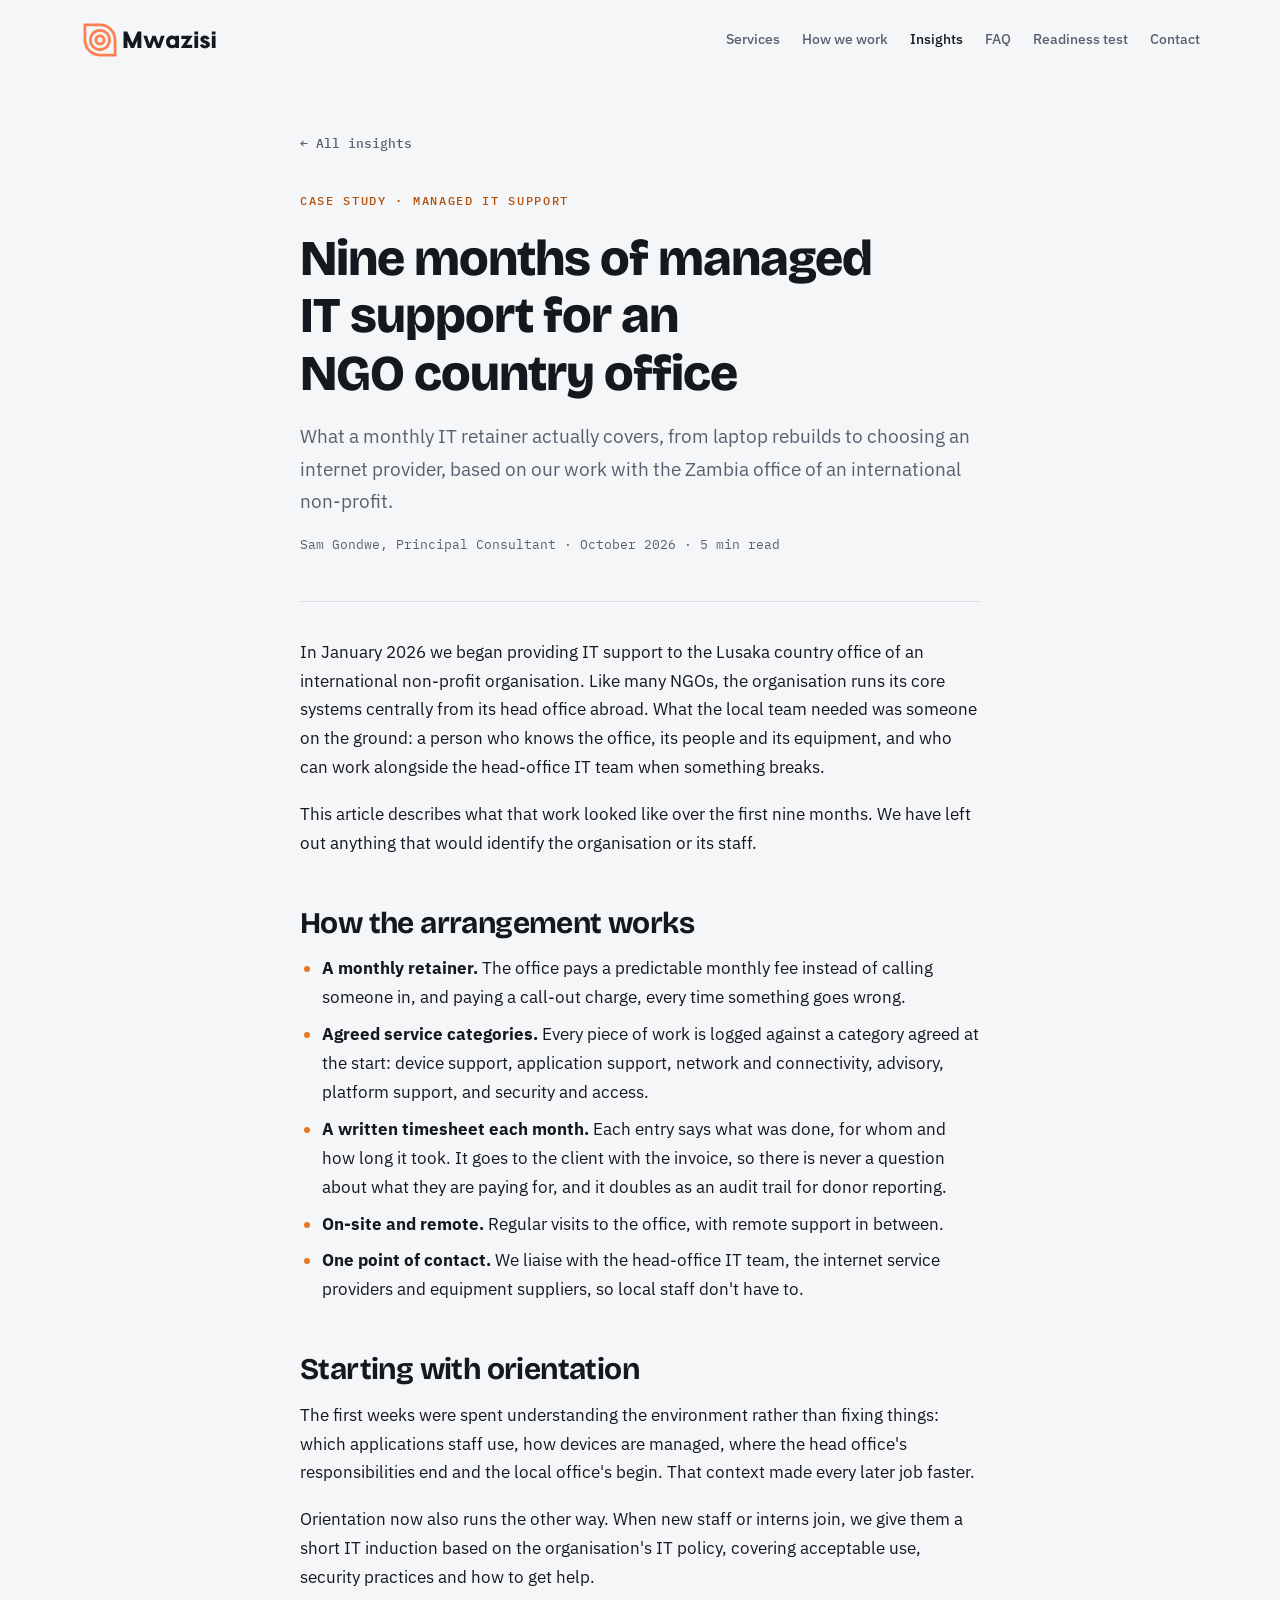
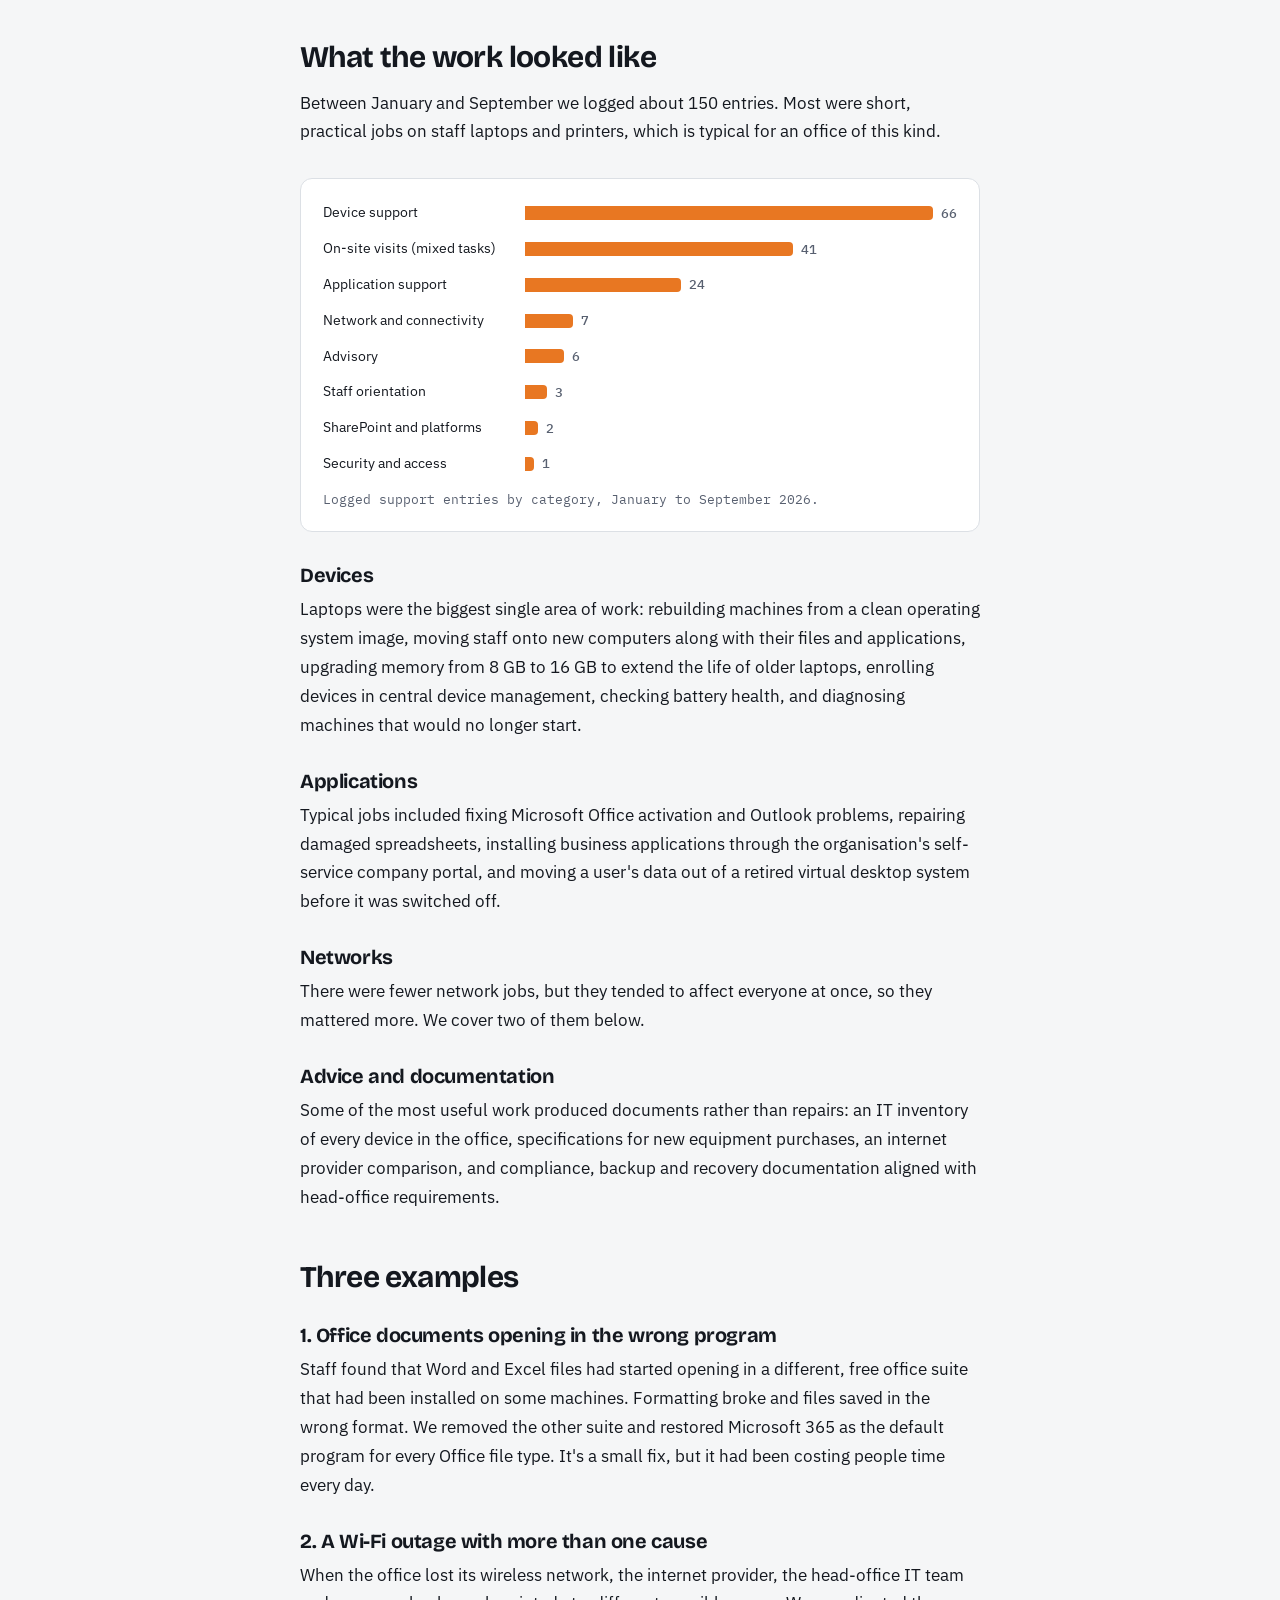
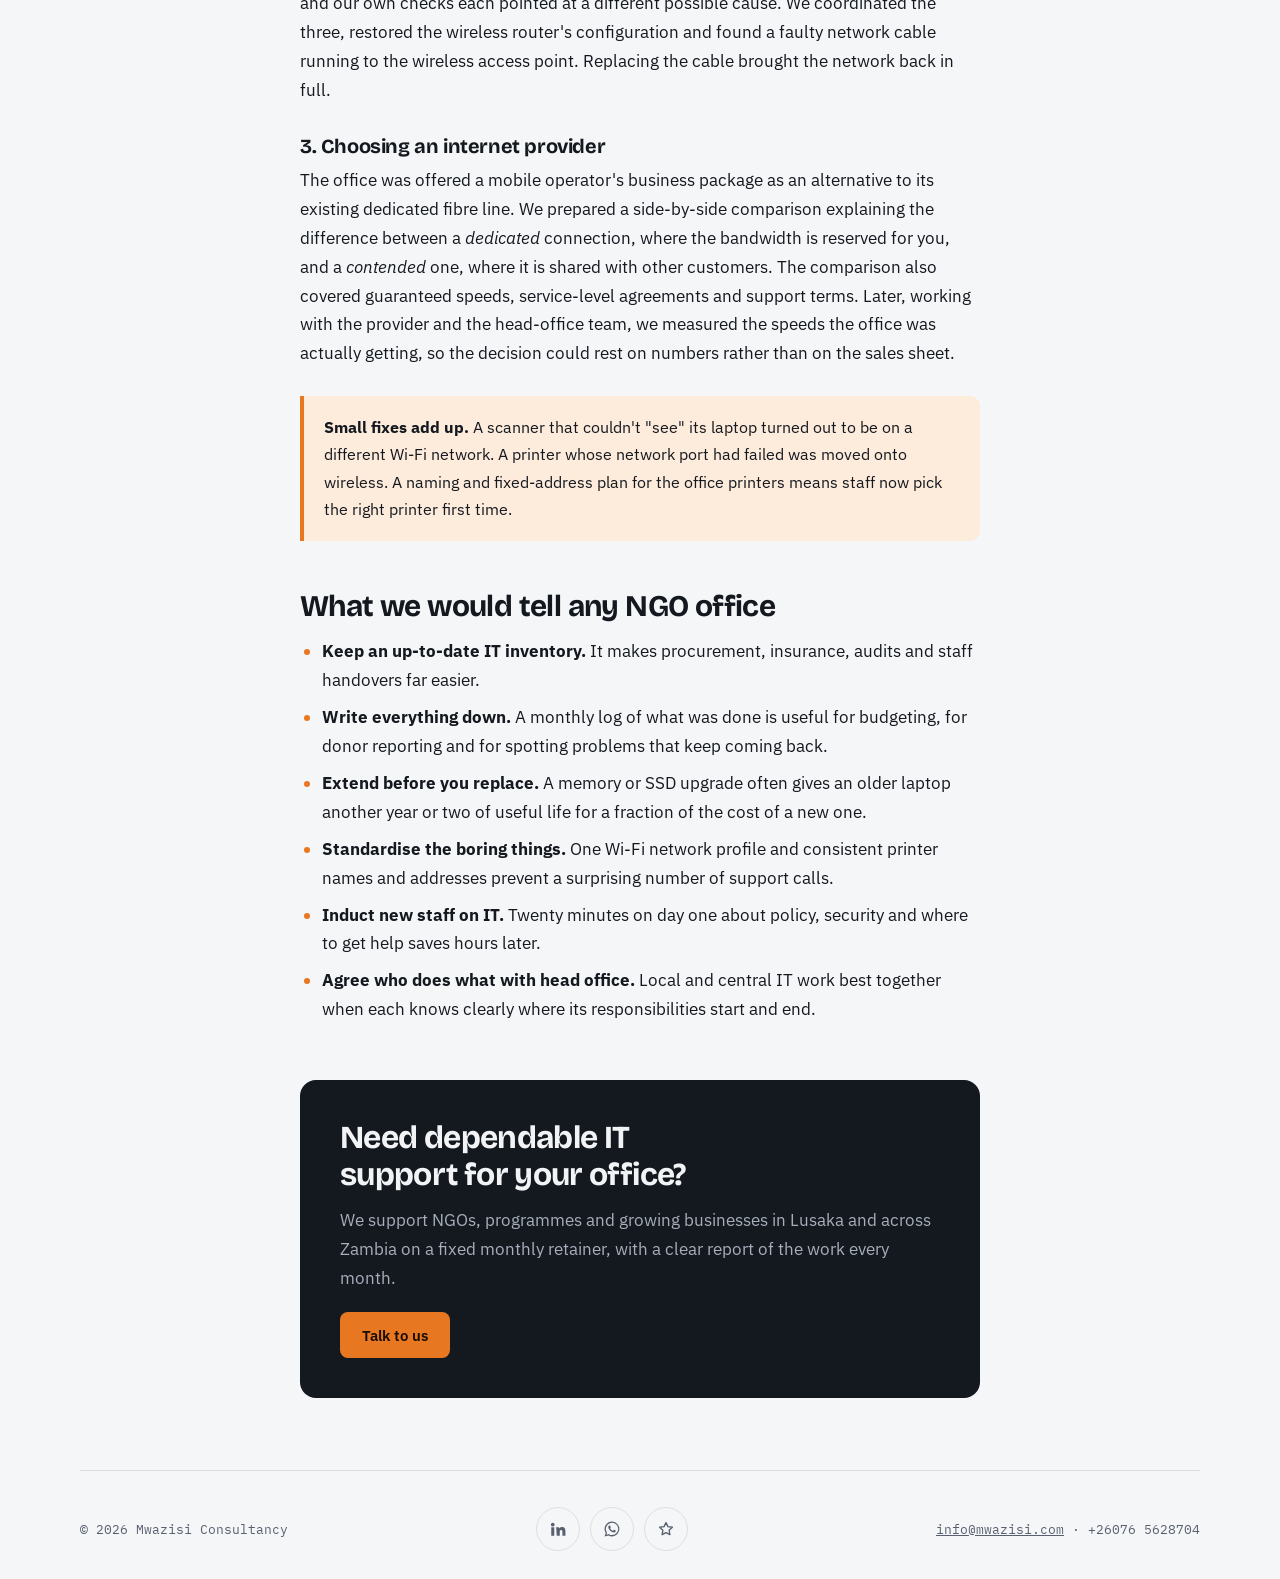
<file: insights/ngo-managed-it-support.html>
<!doctype html>
<html lang="en">
<head>
<meta charset="utf-8">
<meta name="viewport" content="width=device-width, initial-scale=1">
<title>Managed IT support for an NGO country office | Mwazisi</title>
<meta name="description" content="Nine months of managed IT support for an international NGO's country office in Lusaka: devices, applications, networks and advice, reported monthly.">
<link rel="canonical" href="https://www.mwazisi.com/insights/ngo-managed-it-support.html">
<meta property="og:type" content="article">
<meta property="og:site_name" content="Mwazisi Consultancy">
<meta property="og:title" content="Managed IT support for an NGO country office | Mwazisi">
<meta property="og:description" content="Nine months of managed IT support for an international NGO's country office in Lusaka: devices, applications, networks and advice, reported monthly.">
<meta property="og:url" content="https://www.mwazisi.com/insights/ngo-managed-it-support.html">
<meta property="og:image" content="https://www.mwazisi.com/assets/og-image.png">
<meta property="og:image:width" content="1200">
<meta property="og:image:height" content="630">
<meta property="og:image:alt" content="Mwazisi Consultancy: IT support and managed IT services in Lusaka, Zambia">
<meta property="og:locale" content="en_GB">
<meta property="article:published_time" content="2026-10-21">
<meta property="article:author" content="Sam Gondwe">
<meta name="twitter:card" content="summary_large_image">
<script type="application/ld+json">
{
 "@context": "https://schema.org",
 "@type": "Article",
 "headline": "Nine months of managed IT support for an NGO country office",
 "description": "Nine months of managed IT support for an international NGO's country office in Lusaka: devices, applications, networks and advice, reported monthly.",
 "datePublished": "2026-10-21",
 "dateModified": "2026-10-24",
 "author": {
  "@type": "Person",
  "name": "Sam Gondwe",
  "jobTitle": "Principal Consultant"
 },
 "publisher": {
  "@type": "Organization",
  "@id": "https://www.mwazisi.com/#organization",
  "name": "Mwazisi Consultancy",
  "logo": {
   "@type": "ImageObject",
   "url": "https://www.mwazisi.com/assets/logo-512.png"
  }
 },
 "mainEntityOfPage": "https://www.mwazisi.com/insights/ngo-managed-it-support.html",
 "image": "https://www.mwazisi.com/assets/og-image.png",
 "inLanguage": "en"
}
</script>
<link rel="icon" href="/favicon.ico" sizes="48x48">
<link rel="icon" type="image/svg+xml" href="/favicon.svg">
<link rel="apple-touch-icon" href="/apple-touch-icon.png">
<link rel="preconnect" href="https://fonts.googleapis.com">
<link rel="preconnect" href="https://fonts.gstatic.com" crossorigin>
<link rel="stylesheet" href="https://fonts.googleapis.com/css2?family=Bricolage+Grotesque:opsz,wght@12..96,500;12..96,700;12..96,800&family=IBM+Plex+Sans:wght@400;500;600&family=IBM+Plex+Mono:wght@400;500&display=swap">
<link rel="stylesheet" href="insights.css">
</head>
<body>
<div class="wrap">
  <nav aria-label="Main">
    <a class="brand" href="../" aria-label="Mwazisi, home">
      <svg class="logo" xmlns="http://www.w3.org/2000/svg" viewBox="0 0 3162.208 909.22" role="img" aria-hidden="true"><g transform="scale(8.11041548093341) translate(10, 10)"><g transform="matrix(1.151315789473684,0,0,1.151315789473684,-11.51315789473684,-11.51315789473684)" fill="#ff7f50"><path d="M50,10H10v40c0,22.09,17.91,40,40,40h40V50C90,27.91,72.09,10,50,10z M83.333,83.333H50  c-18.379,0-33.333-14.954-33.333-33.333V16.667H50c18.379,0,33.333,14.955,33.333,33.333V83.333z"/><path d="M50,23.333c-14.727,0-26.667,11.94-26.667,26.667S35.273,76.667,50,76.667S76.667,64.727,76.667,50S64.727,23.333,50,23.333  z M50,70c-11.048,0-20-8.955-20-20s8.952-20,20-20c11.045,0,20,8.955,20,20S61.045,70,50,70z"/><path d="M50,36.667c-7.363,0-13.333,5.97-13.333,13.333S42.637,63.333,50,63.333S63.333,57.363,63.333,50S57.363,36.667,50,36.667z   M50,56.667c-3.682,0-6.667-2.985-6.667-6.667s2.985-6.667,6.667-6.667s6.667,2.985,6.667,6.667S53.682,56.667,50,56.667z"/></g><g transform="matrix(3.3046480499309276,0,0,3.3046480499309276,108.03442375828398,2.63476198618665)" fill="currentColor"><path d="M16.3 6 l0 14 l-3.32 0 l0 -6.76 l-2.86 6.76 l-2.78 0 l-2.82 -6.72 l0 6.72 l-3.32 0 l0 -14 l3.18 0 l4.38 9.72 l4.36 -9.72 l3.18 0 z M32.94 9.56 l3.14 0 l-3.72 10.44 l-3.04 0 l-2.28 -6.5 l-2.28 6.5 l-3.04 0 l-3.72 -10.44 l3.14 0 l2.14 6.68 l2.38 -6.68 l2.76 0 l2.38 6.68 z M45.08 9.6 l3.16 0 l0 10.4 l-3.16 0 l0 -1.04 c-0.14 0.36 -1.08 1.24 -2.68 1.24 c-2.38 0 -5.12 -1.7 -5.12 -5.42 c0 -3.58 2.74 -5.36 5.12 -5.36 c1.6 0 2.54 0.92 2.68 1.14 l0 -0.96 z M42.86 17.42 c1.3 0 2.36 -0.9 2.36 -2.64 c0 -1.68 -1.06 -2.58 -2.36 -2.58 c-1.36 0 -2.52 0.92 -2.52 2.58 c0 1.72 1.16 2.64 2.52 2.64 z M59.8 9.6 l-5 7.64 l4.66 0 l0 2.76 l-9.7 0 l5 -7.64 l-4.54 0 l0 -2.76 l9.58 0 z M64.48 5.86 l0 2.66 l-3.16 0 l0 -2.66 l3.16 0 z M64.48 9.6 l0 10.4 l-3.16 0 l0 -10.4 l3.16 0 z M71.46 12.88 c-0.28 -0.72 -0.7 -0.96 -1.16 -0.96 c-0.42 0 -0.84 0.24 -0.84 0.64 c0 0.38 0.24 0.6 0.7 0.76 l1.32 0.46 c1.48 0.54 2.98 1.08 2.98 3.16 c0 2.1 -2.1 3.3 -4.26 3.3 c-1.94 0 -3.76 -1.14 -4.2 -2.96 l2.48 -0.78 c0.26 0.58 0.72 1.24 1.72 1.24 c0.68 0 1.12 -0.44 1.12 -0.84 c0 -0.2 -0.16 -0.46 -0.66 -0.66 l-1.22 -0.44 c-2.08 -0.76 -3.06 -1.82 -3.06 -3.3 c0 -1.94 1.8 -3.08 3.78 -3.08 c2.02 0 3.36 1.1 3.96 2.76 z M79.24 5.86 l0 2.66 l-3.16 0 l0 -2.66 l3.16 0 z M79.24 9.6 l0 10.4 l-3.16 0 l0 -10.4 l3.16 0 z"/></g></g></svg>
      <span class="sr">Mwazisi Consultancy</span>
    </a>
    <ul>
      <li><a href="../#services">Services</a></li>
      <li><a href="../#process">How we work</a></li>
      <li><a href="./" aria-current="page">Insights</a></li>
      <li><a href="../faq/">FAQ</a></li>
      <li><a href="../digital-readiness/">Readiness test</a></li>
      <li><a href="../#contact">Contact</a></li>
    </ul>
  </nav>

  <article>
    <a class="back" href="./">← All insights</a>
    <header>
      <span class="eyebrow">Case study · Managed IT support</span>
      <h1>Nine months of managed IT support for an NGO country office</h1>
      <p class="standfirst">What a monthly IT retainer actually covers, from laptop rebuilds to choosing an internet provider, based on our work with the Zambia office of an international non-profit.</p>
      <p class="meta">Sam Gondwe, Principal Consultant · October 2026 · 5 min read</p>
    </header>

    <p>In January 2026 we began providing IT support to the Lusaka country office of an international non-profit organisation. Like many NGOs, the organisation runs its core systems centrally from its head office abroad. What the local team needed was someone on the ground: a person who knows the office, its people and its equipment, and who can work alongside the head-office IT team when something breaks.</p>
    <p>This article describes what that work looked like over the first nine months. We have left out anything that would identify the organisation or its staff.</p>

    <h2>How the arrangement works</h2>
    <ul>
      <li><strong>A monthly retainer.</strong> The office pays a predictable monthly fee instead of calling someone in, and paying a call-out charge, every time something goes wrong.</li>
      <li><strong>Agreed service categories.</strong> Every piece of work is logged against a category agreed at the start: device support, application support, network and connectivity, advisory, platform support, and security and access.</li>
      <li><strong>A written timesheet each month.</strong> Each entry says what was done, for whom and how long it took. It goes to the client with the invoice, so there is never a question about what they are paying for, and it doubles as an audit trail for donor reporting.</li>
      <li><strong>On-site and remote.</strong> Regular visits to the office, with remote support in between.</li>
      <li><strong>One point of contact.</strong> We liaise with the head-office IT team, the internet service providers and equipment suppliers, so local staff don't have to.</li>
    </ul>

    <h2>Starting with orientation</h2>
    <p>The first weeks were spent understanding the environment rather than fixing things: which applications staff use, how devices are managed, where the head office's responsibilities end and the local office's begin. That context made every later job faster.</p>
    <p>Orientation now also runs the other way. When new staff or interns join, we give them a short IT induction based on the organisation's IT policy, covering acceptable use, security practices and how to get help.</p>

    <h2>What the work looked like</h2>
    <p>Between January and September we logged about 150 entries. Most were short, practical jobs on staff laptops and printers, which is typical for an office of this kind.</p>

    <figure>
      <div class="bars" role="list" aria-label="Logged support entries by category, January to September 2026">
        <div class="bar" role="listitem"><span>Device support</span><span class="track"><span class="fill" style="width:100%"></span><span class="v">66</span></span></div>
        <div class="bar" role="listitem"><span>On-site visits (mixed tasks)</span><span class="track"><span class="fill" style="width:62%"></span><span class="v">41</span></span></div>
        <div class="bar" role="listitem"><span>Application support</span><span class="track"><span class="fill" style="width:36%"></span><span class="v">24</span></span></div>
        <div class="bar" role="listitem"><span>Network and connectivity</span><span class="track"><span class="fill" style="width:11%"></span><span class="v">7</span></span></div>
        <div class="bar" role="listitem"><span>Advisory</span><span class="track"><span class="fill" style="width:9%"></span><span class="v">6</span></span></div>
        <div class="bar" role="listitem"><span>Staff orientation</span><span class="track"><span class="fill" style="width:5%"></span><span class="v">3</span></span></div>
        <div class="bar" role="listitem"><span>SharePoint and platforms</span><span class="track"><span class="fill" style="width:3%"></span><span class="v">2</span></span></div>
        <div class="bar" role="listitem"><span>Security and access</span><span class="track"><span class="fill" style="width:2%"></span><span class="v">1</span></span></div>
      </div>
      <figcaption>Logged support entries by category, January to September 2026.</figcaption>
    </figure>

    <h3>Devices</h3>
    <p>Laptops were the biggest single area of work: rebuilding machines from a clean operating system image, moving staff onto new computers along with their files and applications, upgrading memory from 8 GB to 16 GB to extend the life of older laptops, enrolling devices in central device management, checking battery health, and diagnosing machines that would no longer start.</p>

    <h3>Applications</h3>
    <p>Typical jobs included fixing Microsoft Office activation and Outlook problems, repairing damaged spreadsheets, installing business applications through the organisation's self-service company portal, and moving a user's data out of a retired virtual desktop system before it was switched off.</p>

    <h3>Networks</h3>
    <p>There were fewer network jobs, but they tended to affect everyone at once, so they mattered more. We cover two of them below.</p>

    <h3>Advice and documentation</h3>
    <p>Some of the most useful work produced documents rather than repairs: an IT inventory of every device in the office, specifications for new equipment purchases, an internet provider comparison, and compliance, backup and recovery documentation aligned with head-office requirements.</p>

    <h2>Three examples</h2>

    <h3>1. Office documents opening in the wrong program</h3>
    <p>Staff found that Word and Excel files had started opening in a different, free office suite that had been installed on some machines. Formatting broke and files saved in the wrong format. We removed the other suite and restored Microsoft 365 as the default program for every Office file type. It's a small fix, but it had been costing people time every day.</p>

    <h3>2. A Wi-Fi outage with more than one cause</h3>
    <p>When the office lost its wireless network, the internet provider, the head-office IT team and our own checks each pointed at a different possible cause. We coordinated the three, restored the wireless router's configuration and found a faulty network cable running to the wireless access point. Replacing the cable brought the network back in full.</p>

    <h3>3. Choosing an internet provider</h3>
    <p>The office was offered a mobile operator's business package as an alternative to its existing dedicated fibre line. We prepared a side-by-side comparison explaining the difference between a <em>dedicated</em> connection, where the bandwidth is reserved for you, and a <em>contended</em> one, where it is shared with other customers. The comparison also covered guaranteed speeds, service-level agreements and support terms. Later, working with the provider and the head-office team, we measured the speeds the office was actually getting, so the decision could rest on numbers rather than on the sales sheet.</p>

    <div class="note">
      <p><strong>Small fixes add up.</strong> A scanner that couldn't "see" its laptop turned out to be on a different Wi-Fi network. A printer whose network port had failed was moved onto wireless. A naming and fixed-address plan for the office printers means staff now pick the right printer first time.</p>
    </div>

    <h2>What we would tell any NGO office</h2>
    <ul>
      <li><strong>Keep an up-to-date IT inventory.</strong> It makes procurement, insurance, audits and staff handovers far easier.</li>
      <li><strong>Write everything down.</strong> A monthly log of what was done is useful for budgeting, for donor reporting and for spotting problems that keep coming back.</li>
      <li><strong>Extend before you replace.</strong> A memory or SSD upgrade often gives an older laptop another year or two of useful life for a fraction of the cost of a new one.</li>
      <li><strong>Standardise the boring things.</strong> One Wi-Fi network profile and consistent printer names and addresses prevent a surprising number of support calls.</li>
      <li><strong>Induct new staff on IT.</strong> Twenty minutes on day one about policy, security and where to get help saves hours later.</li>
      <li><strong>Agree who does what with head office.</strong> Local and central IT work best together when each knows clearly where its responsibilities start and end.</li>
    </ul>

    <section class="cta" aria-label="Contact">
      <h2>Need dependable IT support for your office?</h2>
      <p>We support NGOs, programmes and growing businesses in Lusaka and across Zambia on a fixed monthly retainer, with a clear report of the work every month.</p>
      <a class="btn" href="../#contact">Talk to us</a>
    </section>
  </article>

  <footer>
    <span>© 2026 Mwazisi Consultancy</span>
    <ul class="social" aria-label="Mwazisi on social media">
      <li><a href="https://www.linkedin.com/company/mwazisi/" target="_blank" rel="noopener" aria-label="Mwazisi Consultancy on LinkedIn"><svg viewBox="0 0 24 24" width="18" height="18" fill="currentColor" aria-hidden="true"><path d="M4.98 3.5a2.5 2.5 0 1 1 0 5 2.5 2.5 0 0 1 0-5zM3 9.75h4V21H3zM9.5 9.75h3.8v1.6h.06c.53-1 1.83-2.05 3.77-2.05 4.03 0 4.77 2.65 4.77 6.1V21h-4v-4.95c0-1.18-.02-2.7-1.65-2.7-1.65 0-1.9 1.29-1.9 2.62V21h-4z"/></svg></a></li>
      <li><a href="https://wa.me/260765628704" target="_blank" rel="noopener" aria-label="Chat with Mwazisi on WhatsApp"><svg viewBox="0 0 24 24" width="18" height="18" fill="currentColor" aria-hidden="true"><path d="M12.04 2a9.9 9.9 0 0 0-8.45 15.06L2.2 22l5.07-1.33A9.9 9.9 0 1 0 12.04 2zm0 18.06a8.16 8.16 0 0 1-4.16-1.14l-.3-.18-3.01.79.8-2.93-.2-.31a8.17 8.17 0 1 1 6.87 3.77zm4.48-6.12c-.25-.12-1.46-.72-1.69-.8-.23-.08-.39-.12-.55.12-.16.25-.63.8-.78.96-.14.17-.29.19-.53.06-.25-.12-1.04-.38-1.98-1.22-.73-.65-1.23-1.46-1.37-1.7-.14-.25-.02-.38.11-.5.11-.11.25-.29.37-.43.12-.15.16-.25.25-.41.08-.17.04-.31-.02-.44-.06-.12-.55-1.33-.76-1.82-.2-.48-.4-.41-.55-.42h-.47a.9.9 0 0 0-.65.31c-.23.25-.86.84-.86 2.05s.88 2.38 1 2.54c.12.17 1.73 2.64 4.2 3.7.59.25 1.05.4 1.4.52.59.19 1.13.16 1.55.1.47-.07 1.46-.6 1.66-1.17.21-.58.21-1.07.15-1.17-.06-.1-.22-.17-.47-.29z"/></svg></a></li>
      <li><a href="https://g.page/r/CYcyjVPgs0gBEBI/review" target="_blank" rel="noopener" aria-label="Review Mwazisi Consultancy on Google"><svg viewBox="0 0 24 24" width="18" height="18" fill="none" stroke="currentColor" stroke-width="1.8" stroke-linejoin="round" aria-hidden="true"><path d="M12 3.5l2.6 5.3 5.9.9-4.3 4.1 1 5.8L12 16.9l-5.2 2.7 1-5.8L3.5 9.7l5.9-.9z"/></svg></a></li>
    </ul>
    <span><a href="mailto:info@mwazisi.com">info@mwazisi.com</a> · +26076 5628704</span>
  </footer>
</div>
</body>
</html>
</file>
<file: insights/insights.css>
/* Shared styles for the Insights pages. Tokens mirror index.html. */
:root{
  --bg:#F5F6F7; --surface:#FFFFFF; --fg:#14181F; --muted:#586070; --line:#DCE0E5;
  --accent:#E87722; --accent-ink:#1A0E03; --accent-text:#B24F0B; --accent-soft:#FDEBDB;
  --band:#14181F; --band-fg:#F1F3F5; --band-muted:#A7AFBB;
  --font-display:'Bricolage Grotesque','Segoe UI',system-ui,sans-serif;
  --font-body:'IBM Plex Sans','Segoe UI',system-ui,sans-serif;
  --font-mono:'IBM Plex Mono',ui-monospace,Consolas,monospace;
}
@media (prefers-color-scheme: dark){:root:not([data-theme="light"]){
  --bg:#0F1318; --surface:#171C23; --fg:#ECEEF1; --muted:#9BA4B1; --line:#2A313B;
  --accent:#F08A3A; --accent-ink:#1A0E03; --accent-text:#F59A52; --accent-soft:#2B1B0E;
  --band:#0A0D11; --band-fg:#F1F3F5; --band-muted:#8F98A5; color-scheme:dark}}
:root[data-theme="dark"]{
  --bg:#0F1318; --surface:#171C23; --fg:#ECEEF1; --muted:#9BA4B1; --line:#2A313B;
  --accent:#F08A3A; --accent-ink:#1A0E03; --accent-text:#F59A52; --accent-soft:#2B1B0E;
  --band:#0A0D11; --band-fg:#F1F3F5; --band-muted:#8F98A5; color-scheme:dark}

*{box-sizing:border-box}
body{margin:0;background:var(--bg);color:var(--fg);font:17px/1.7 var(--font-body);
  padding-left:max(16px,env(safe-area-inset-left,0px));padding-right:max(16px,env(safe-area-inset-right,0px))}
.wrap{max-width:1120px;margin:0 auto}
h1,h2,h3{font-family:var(--font-display);margin:0;text-wrap:balance;line-height:1.15;letter-spacing:-.02em}
a{color:inherit}
:focus-visible{outline:3px solid var(--accent);outline-offset:3px;border-radius:4px}
.eyebrow{font:500 12px/1 var(--font-mono);letter-spacing:.14em;text-transform:uppercase;color:var(--accent-text)}

/* nav (same as homepage) */
nav{display:flex;align-items:center;justify-content:space-between;gap:16px;padding-block:20px;flex-wrap:wrap}
.brand{display:flex;align-items:center;text-decoration:none}
.logo{height:40px;width:auto;display:block;color:var(--fg)}
.sr{position:absolute;width:1px;height:1px;overflow:hidden;clip:rect(0 0 0 0);white-space:nowrap}
nav ul{display:flex;gap:6px 22px;list-style:none;margin:0;padding:0;flex-wrap:wrap}
nav ul a{display:inline-block;padding-block:4px;text-decoration:none;font-size:14px;font-weight:500;color:var(--muted)}
nav ul a:hover,nav ul a[aria-current]{color:var(--fg)}

/* article */
article{max-width:68ch;margin:0 auto;padding-block:48px 72px}
.back{font:500 13px/1 var(--font-mono);color:var(--muted);text-decoration:none}
.back:hover{color:var(--fg)}
article header{margin:28px 0 36px;padding-bottom:28px;border-bottom:1px solid var(--line)}
article h1{font-size:clamp(32px,5vw,50px);font-weight:800;margin-top:16px}
.standfirst{margin:18px 0 0;font-size:19px;color:var(--muted)}
.meta{margin-top:18px;font:400 13px/1.5 var(--font-mono);color:var(--muted)}
article h2{font-size:clamp(24px,3.4vw,30px);font-weight:700;margin:48px 0 14px}
article h3{font-size:20px;font-weight:700;margin:30px 0 8px}
article p{margin:0 0 18px}
article ul{margin:0 0 18px;padding-left:22px}
article li{margin-bottom:8px}
article li::marker{color:var(--accent)}
.note{margin:28px 0;padding:18px 20px;border-left:4px solid var(--accent);background:var(--accent-soft);border-radius:0 10px 10px 0;font-size:16px}
.note p:last-child{margin:0}

figure{margin:32px 0;padding:22px;background:var(--surface);border:1px solid var(--line);border-radius:12px}
figcaption{margin-top:14px;font:400 13px/1.5 var(--font-mono);color:var(--muted)}
.bars{display:grid;gap:12px}
.bar{display:grid;grid-template-columns:minmax(120px,190px) 1fr;gap:12px;align-items:center;font-size:14px}
.bar .track{display:flex;align-items:center;gap:8px}
.bar .fill{height:14px;border-radius:0 4px 4px 0;background:var(--accent);min-width:4px}
.bar .v{font:500 13px/1 var(--font-mono);color:var(--muted)}

/* diagram */
.diagram-pair{display:flex;flex-wrap:wrap;gap:16px 24px}
.diagram{display:block;flex:1 1 260px;min-width:0;height:auto}
.diagram + .diagram{border-left:1px dashed var(--line);padding-left:24px}
@media (max-width:600px){.diagram + .diagram{border-left:0;padding-left:0;border-top:1px dashed var(--line);padding-top:16px}}
.d-box{fill:var(--surface);stroke:var(--line);stroke-width:1.5}
.d-box.accent{fill:var(--accent-soft);stroke:var(--accent);stroke-width:2}
.d-line{stroke:var(--muted);stroke-width:2.5;stroke-linecap:round}
.d-line.accent{stroke:var(--accent)}
.d-line.thick{stroke-width:7}
.d-text{fill:var(--fg);font:500 13px var(--font-body);dominant-baseline:middle}
.d-text.muted{fill:var(--muted);font-weight:400}
.d-text.strong{font-weight:600}
.d-cap{fill:var(--muted);font:400 13px var(--font-mono)}

/* numbered timeline */
.timeline{list-style:none;margin:0 0 18px;padding:0;display:grid;gap:0}
.timeline li{display:grid;grid-template-columns:36px 1fr;gap:14px;margin:0;padding:14px 0;border-bottom:1px solid var(--line)}
.timeline li:last-child{border-bottom:0}
.timeline .n{display:grid;place-items:center;width:32px;height:32px;border-radius:50%;background:var(--accent-soft);color:var(--accent-text);font:600 14px/1 var(--font-mono)}

/* tables */
.table-wrap{margin:0 0 18px;overflow-x:auto;border:1px solid var(--line);border-radius:12px;background:var(--surface)}
table{width:100%;min-width:440px;border-collapse:collapse;font-size:15px;line-height:1.5}
th,td{padding:12px 14px;text-align:left;vertical-align:top;border-bottom:1px solid var(--line)}
tbody tr:last-child th,tbody tr:last-child td{border-bottom:0}
thead th{font:500 12px/1.4 var(--font-mono);letter-spacing:.08em;text-transform:uppercase;color:var(--muted)}
tbody th{font-weight:600;width:28%}

.cta{margin-top:56px;padding:clamp(24px,4vw,40px);background:var(--band);color:var(--band-fg);border-radius:16px}
.cta h2{margin:0;font-size:clamp(24px,3.4vw,32px)}
.cta p{margin:12px 0 20px;color:var(--band-muted)}
.btn{display:inline-flex;align-items:center;min-height:46px;padding:0 22px;border-radius:8px;font-weight:600;font-size:15px;text-decoration:none;background:var(--accent);color:var(--accent-ink)}
.btn:hover{filter:brightness(1.06)}

/* insights list */
.list-head{max-width:62ch;padding-block:48px 32px}
.list-head h1{font-size:clamp(34px,5vw,52px);font-weight:800;margin-top:14px}
.list-head p{margin-top:14px;color:var(--muted)}
.posts{display:grid;grid-template-columns:repeat(auto-fill,minmax(300px,1fr));gap:20px;padding-bottom:72px}
.post{display:block;background:var(--surface);border:1px solid var(--line);border-radius:12px;padding:26px;text-decoration:none}
.post:hover{border-color:var(--accent)}
.post .tag{display:inline-block;font:500 11px/1 var(--font-mono);letter-spacing:.1em;text-transform:uppercase;padding:6px 9px;border-radius:5px;background:var(--accent-soft);color:var(--accent-text)}
.post h2{font-size:22px;margin-top:16px}
.post p{margin:10px 0 0;color:var(--muted);font-size:15px}
.post .more{display:inline-block;margin-top:16px;font:500 13px/1 var(--font-mono);color:var(--accent-text)}

footer{padding-block:36px 28px;border-top:1px solid var(--line);display:flex;justify-content:space-between;gap:12px;flex-wrap:wrap;align-items:center;font:400 13px/1.5 var(--font-mono);color:var(--muted)}
footer a{color:var(--muted)}
footer .social{list-style:none;margin:0;padding:0;display:flex;gap:10px}
footer .social a{display:grid;place-items:center;width:44px;height:44px;border:1px solid var(--line);border-radius:50%;color:var(--muted)}
footer .social a:hover{color:var(--accent-text);border-color:var(--accent-text)}

@media (max-width:600px){
  .bar{grid-template-columns:1fr;gap:6px}
  table{font-size:14px}
  th,td{padding:10px 10px}
  article{padding-block:32px 48px}
}
@media (prefers-reduced-motion:no-preference){.btn{transition:filter .15s}}
@media (max-width:600px){nav ul{gap:4px 16px}}
</file>
<file: digital-readiness/readiness.css>
/* Digital readiness test (on top of ../insights/insights.css tokens). */
.rd{max-width:760px;margin:0 auto;padding-block:40px 72px;display:grid;gap:28px}
.rd-intro h1{font-size:clamp(32px,5.4vw,52px);font-weight:800;margin-top:14px}
.rd-intro .standfirst{margin:16px 0 0;font-size:19px;color:var(--muted)}
.rd-card{background:var(--surface);border:1px solid var(--line);border-radius:16px;padding:clamp(18px,4vw,30px);display:grid;gap:18px}
.rd-card h2{font-size:clamp(22px,3.6vw,28px);font-weight:700}
.rd-card h3{font-size:21px;font-weight:700}
.rd-hint{margin:0;font-size:14px;color:var(--muted)}
.rd-choices{display:grid;gap:10px}
.rd-choice{display:flex;gap:12px;align-items:flex-start;padding:14px 16px;border:1.5px solid var(--line);border-radius:12px;cursor:pointer;min-height:44px}
.rd-choice:has(input:checked){border-color:var(--accent);background:var(--accent-soft)}
.rd-choice input{margin-top:5px;accent-color:var(--accent)}
.rd-choice span{display:grid}
.rd-choice small{color:var(--muted);font-size:14px}
.rd-field{display:grid;gap:6px}
.rd-field label{font-weight:600;font-size:15px}
.rd-field small{font-weight:400;color:var(--muted)}
.rd-field input{font:inherit;padding:12px 14px;border:1.5px solid var(--line);border-radius:10px;background:var(--bg);color:var(--fg)}
.rd-btn{appearance:none;font:600 16px/1.2 var(--font-body);padding:13px 20px;min-height:46px;border-radius:999px;border:1.5px solid var(--line);background:var(--surface);color:var(--fg);cursor:pointer;text-decoration:none;display:inline-flex;align-items:center;justify-content:center;gap:8px}
.rd-btn:hover{border-color:var(--fg)}
.rd-btn.primary{background:var(--fg);color:var(--bg);border-color:var(--fg)}
.rd-btn.accent{background:var(--accent);color:var(--accent-ink);border-color:var(--accent)}
.rd-btn.ghost{border-color:transparent;background:transparent;color:var(--muted)}
.rd-progress{height:8px;border-radius:4px;background:var(--line);overflow:hidden}
.rd-progress i{display:block;height:100%;background:var(--accent);transition:width .3s}
.rd-meta{display:flex;justify-content:space-between;gap:12px;flex-wrap:wrap;font:500 13px/1.4 var(--font-mono);color:var(--muted)}
.rd-answers{display:grid;gap:10px}
.rd-answer{appearance:none;text-align:left;font:500 17px/1.4 var(--font-body);padding:15px 18px;min-height:52px;border:1.5px solid var(--line);border-radius:12px;background:var(--bg);color:var(--fg);cursor:pointer;transition:border-color .15s,background .15s,transform .1s}
.rd-answer:hover{border-color:var(--accent)}
.rd-answer.on{border-color:var(--accent);background:var(--accent-soft)}
.rd-answer:active{transform:scale(.99)}
.rd-nav{display:flex;justify-content:space-between;align-items:center;gap:12px;flex-wrap:wrap}
.rd-shake{animation:rd-shake .4s}
@keyframes rd-shake{25%{transform:translateX(-6px)}75%{transform:translateX(6px)}}

/* result */
.rd-result{display:grid;gap:22px}
.rd-title h2{font-size:clamp(30px,5vw,44px);font-weight:800;margin-top:10px}
.rd-title p{margin:8px 0 0;color:var(--muted);font-size:18px}
.rd-strong{margin:0;font-size:16px}
.rd-steps{margin:0;padding-left:22px;display:grid;gap:14px}
.rd-steps li{display:grid;gap:4px}
.rd-steps li::marker{color:var(--accent);font-weight:700}
.rd-steps small{font:500 13px var(--font-mono);color:var(--muted);margin-left:6px}
.rd-actions{display:flex;gap:10px;flex-wrap:wrap}

/* the ticket */
.rd-ticket{--notch:22px;display:grid;grid-template-columns:minmax(150px,220px) 1fr;border-radius:18px;overflow:hidden;filter:drop-shadow(0 10px 24px rgba(20,24,31,.18));
  -webkit-mask:radial-gradient(circle var(--notch) at var(--cut) 0,#0000 98%,#000) top/100% 51% no-repeat,radial-gradient(circle var(--notch) at var(--cut) 100%,#0000 98%,#000) bottom/100% 51% no-repeat;
  mask:radial-gradient(circle var(--notch) at var(--cut) 0,#0000 98%,#000) top/100% 51% no-repeat,radial-gradient(circle var(--notch) at var(--cut) 100%,#0000 98%,#000) bottom/100% 51% no-repeat;
  --cut:clamp(150px,30%,220px);animation:rd-in .6s cubic-bezier(.2,.9,.3,1.2)}
@keyframes rd-in{from{opacity:0;transform:translateY(16px) rotate(-1.5deg) scale(.97)}}
.rd-stub{background:var(--accent);color:var(--accent-ink);display:grid;justify-items:center;align-content:space-between;gap:12px;padding:22px 14px;text-align:center;border-right:3px dashed rgba(26,14,3,.3)}
.rd-small{font:500 11px/1.3 var(--font-mono);letter-spacing:.12em;text-transform:uppercase}
.rd-dial{width:128px;height:128px;border-radius:50%;display:grid;place-items:center;background:conic-gradient(#FFFFFF var(--deg),rgba(255,255,255,.35) 0)}
.rd-dial>div{width:98px;height:98px;border-radius:50%;background:var(--accent);display:grid;place-items:center;align-content:center}
.rd-dial b{font:800 40px/1 var(--font-display)}
.rd-dial small{font:500 12px var(--font-mono)}
.rd-level{font:700 19px/1.2 var(--font-display)}
.rd-main{background:#FFFFFF;color:#14181F;padding:22px clamp(16px,3vw,28px);display:grid;gap:14px}
.rd-head{display:flex;justify-content:space-between;align-items:flex-start;gap:10px}
.rd-head .rd-small{color:#586070}
.rd-head h3{font:800 clamp(20px,3vw,26px)/1.15 var(--font-display);margin-top:4px;word-break:break-word}
.rd-no{font:500 12px var(--font-mono);color:#B24F0B;white-space:nowrap}
.rd-bars{display:grid;gap:9px}
.rd-bar{display:grid;grid-template-columns:minmax(120px,170px) 1fr 30px;gap:10px;align-items:center;font-size:14px}
.rd-bar b{font:500 13px var(--font-mono);text-align:right}
.rd-track{height:12px;border-radius:6px;background:#EEF0F2;overflow:hidden}
.rd-track i{display:block;height:100%;border-radius:6px;animation:rd-grow 1s .2s both}
.rd-track i.hi{background:#1F8A55}.rd-track i.mid{background:#E87722}.rd-track i.lo{background:#C2410C}
@keyframes rd-grow{from{width:0!important}}
.rd-foot{display:flex;justify-content:space-between;gap:10px;flex-wrap:wrap;border-top:1px dashed #DCE0E5;padding-top:10px;font:400 12px var(--font-mono);color:#586070}
.rd-party{position:fixed;inset:0;width:100vw;height:100vh;pointer-events:none;z-index:50}

.rd-about{border-top:1px solid var(--line);padding-top:24px}
.rd-about h2{font-size:22px;font-weight:700}
.rd-about ul{padding-left:0;list-style:none;display:grid;gap:8px;margin:14px 0}
.rd-about p{color:var(--muted);font-size:15px}

@media (max-width:600px){
  .rd-ticket{grid-template-columns:1fr;--cut:50%;-webkit-mask:none;mask:none}
  .rd-stub{grid-template-columns:auto 1fr;justify-items:start;text-align:left;align-items:center;border-right:0;border-bottom:3px dashed rgba(26,14,3,.3)}
  .rd-stub .rd-small{grid-column:1/-1}
  .rd-dial{width:96px;height:96px}.rd-dial>div{width:74px;height:74px}.rd-dial b{font-size:30px}
  .rd-bar{grid-template-columns:1fr 30px}.rd-bar .rd-track{grid-column:1/-1;grid-row:2}
}
@media (prefers-reduced-motion:reduce){.rd-ticket,.rd-track i,.rd-progress i{animation:none;transition:none}}
</file>
